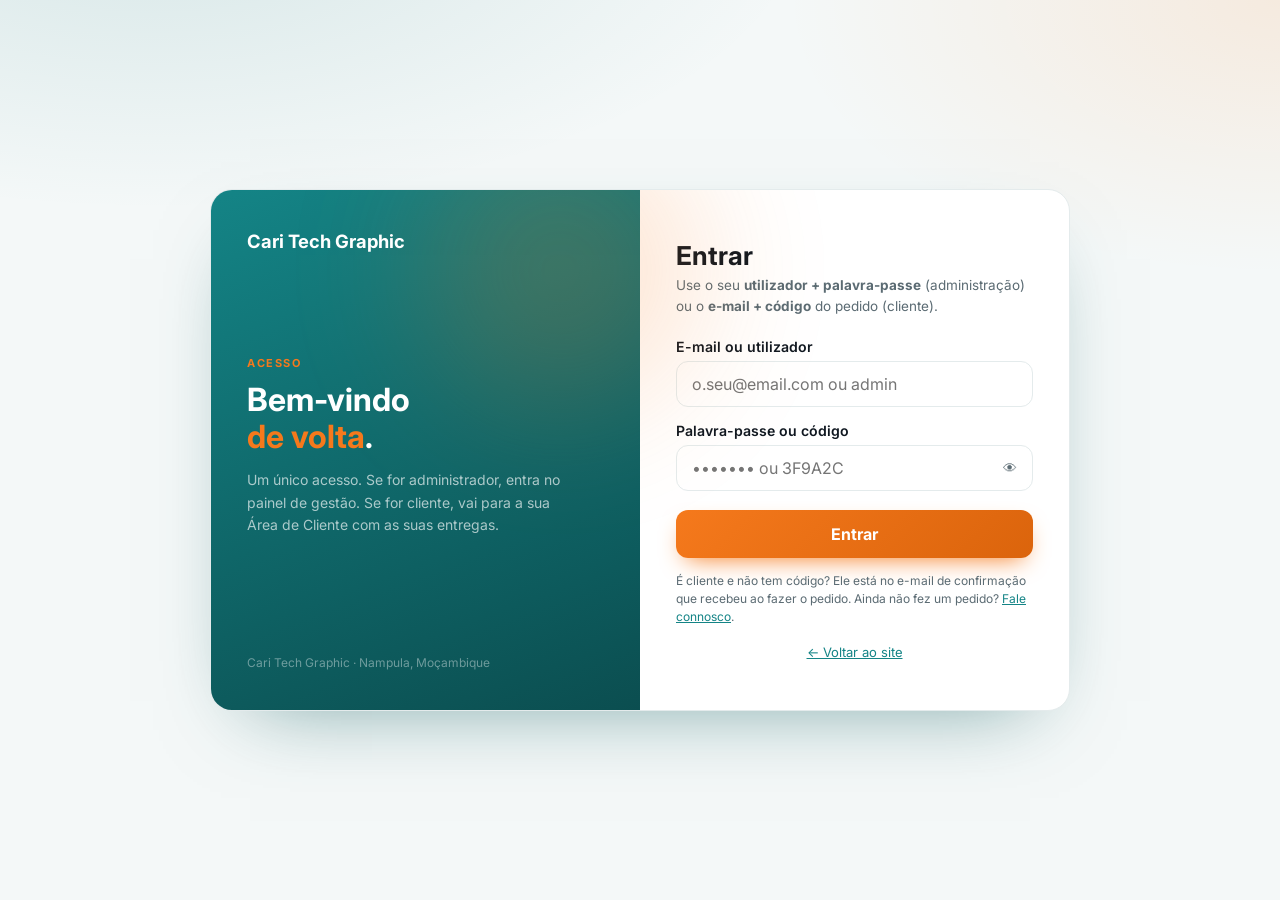
<file: cliente.html>
<!DOCTYPE html>
<html lang="pt">
<head>
  <meta charset="UTF-8" />
  <meta name="viewport" content="width=device-width, initial-scale=1.0" />
  <title>Área de Cliente — Cari Tech Graphic</title>
  <meta name="description" content="Acompanhe os seus pedidos e receba as suas entregas na Área de Cliente da Cari Tech Graphic." />
  <meta name="robots" content="noindex" />
  <!-- PWA (aplicação instalável) -->
  <link rel="manifest" href="manifest.webmanifest?v=122" />
  <meta name="theme-color" content="#0B4E50" />
  <meta name="apple-mobile-web-app-capable" content="yes" />
  <meta name="apple-mobile-web-app-status-bar-style" content="black-translucent" />
  <meta name="apple-mobile-web-app-title" content="Cari Tech" />
  <link rel="apple-touch-icon" href="assets/icons/apple-touch-icon.png?v=122" />
  <link rel="icon" href="assets/icons/icon-192.png?v=122" />
  <link rel="preconnect" href="https://fonts.googleapis.com">
  <link rel="preconnect" href="https://fonts.gstatic.com" crossorigin>
  <link href="https://fonts.googleapis.com/css2?family=Inter:wght@400;500;600;700;800&display=swap" rel="stylesheet">
  <link rel="stylesheet" href="https://cdnjs.cloudflare.com/ajax/libs/font-awesome/6.5.1/css/all.min.css" integrity="sha512-DTOQO9RWCH3ppGqcWaEA1BIZOC6xxalwEsw9c2QQeAIftl+Vegovlnee1c9QX4TctnWMn13TZye+giMm8e2LwA==" crossorigin="anonymous" referrerpolicy="no-referrer" />
  <style>
    :root{
      /* Paleta viva mas profissional */
      --brand-deep:#0B4E50; --brand-mid:#148486; --brand-soft:#e4f1f1;
      --accent:#F5791C; --accent-2:#DB640C; --accent-soft:#fdefe1;
      --ink:#1b2830; --muted:#6a7a80; --line:#e7edee; --card:#ffffff; --bg:#f4f7f7;
      --ok:#2f9e6f; --radius:14px;
    }
    *{box-sizing:border-box}
    html,body{margin:0;padding:0;height:100%}
    body{
      font-family:'Inter',system-ui,-apple-system,Segoe UI,Roboto,sans-serif;
      color:var(--ink); background:var(--bg); min-height:100vh;
    }
    a{color:var(--brand-mid);text-decoration:none}
    button{font-family:inherit}

    /* ---------- Estrutura: sidebar fixo + main ---------- */
    .app{min-height:100vh}
    .side{
      position:fixed; top:0; left:0; bottom:0; width:250px; z-index:20;
      background:var(--brand-deep); color:#fff; padding:26px 20px;
      display:flex; flex-direction:column; gap:8px;
    }
    .side .brand{display:flex;align-items:center;gap:10px;font-family:'Inter',sans-serif;font-weight:700;font-size:18px;color:#fff;margin-bottom:26px}
    .side .brand img{height:34px;width:auto;display:block;filter:brightness(0) invert(1)}
    .side-nav{display:flex;flex-direction:column;gap:4px}
    .side-nav .item{display:flex;align-items:center;gap:12px;padding:11px 13px;border-radius:10px;color:rgba(255,255,255,.72);font-weight:600;font-size:14px;background:none;border:none;text-align:left;cursor:pointer;width:100%}
    .side-nav .item i{width:18px;text-align:center;font-size:15px}
    .side-nav .item.active,.side-nav .item:hover{background:rgba(255,255,255,.10);color:#fff}
    .side-nav .item .badge{margin-left:auto;background:var(--accent);color:#fff;font-size:11px;font-weight:700;border-radius:999px;padding:1px 8px}
    .side-foot{margin-top:auto;font-size:12px;color:rgba(255,255,255,.4);line-height:1.6}
    .side-foot a{color:rgba(255,255,255,.6)}
    .logout{margin-top:14px;display:flex;align-items:center;gap:10px;padding:11px 13px;border-radius:10px;background:rgba(255,255,255,.08);color:#fff;border:none;font-weight:700;font-size:14px;cursor:pointer;width:100%}
    .logout:hover{background:rgba(255,255,255,.16)}

    .main{margin-left:250px;padding:30px 34px 60px;min-height:100vh}
    .topbar{display:flex;align-items:flex-end;justify-content:space-between;gap:16px;margin-bottom:26px;flex-wrap:wrap}
    .topbar h1{font-family:'Inter',sans-serif;font-size:26px;font-weight:700;margin:0}
    .topbar .who{color:var(--muted);font-size:14px;margin-top:3px}
    /* Controlos do topo: pesquisa + tema + notificações */
    .tb-actions{display:flex;align-items:center;gap:10px}
    .tb-search{display:flex;align-items:center;gap:8px;background:var(--card);border:1px solid var(--line);border-radius:999px;padding:8px 14px;color:var(--muted)}
    .tb-search input{border:none;outline:none;background:none;font-size:13px;color:var(--ink);width:150px;font-family:inherit}
    .tb-btn{position:relative;width:40px;height:40px;border-radius:50%;border:1px solid var(--line);background:var(--card);color:var(--ink);cursor:pointer;font-size:15px;display:inline-flex;align-items:center;justify-content:center}
    .tb-btn:hover{border-color:var(--brand-mid);color:var(--brand-mid)}
    .tb-badge{position:absolute;top:-4px;right:-4px;min-width:18px;height:18px;padding:0 5px;border-radius:999px;background:var(--accent);color:#fff;font-size:10px;font-weight:700;display:inline-flex;align-items:center;justify-content:center;border:2px solid var(--bg)}
    .tb-notif{position:relative}
    .tb-notif-panel{position:absolute;right:0;top:48px;width:300px;max-width:80vw;background:var(--card);border:1px solid var(--line);border-radius:14px;box-shadow:0 20px 50px -20px rgba(15,75,77,.5);z-index:30;overflow:hidden}
    .tb-notif-head{padding:12px 15px;font-weight:700;font-size:13px;border-bottom:1px solid var(--line)}
    .tb-notif-item{display:flex;gap:10px;align-items:flex-start;padding:11px 15px;border-bottom:1px solid var(--line);font-size:13px}
    .tb-notif-item:last-child{border-bottom:none}
    .tb-notif-item i{color:var(--ok);margin-top:2px}
    .tb-notif-empty{padding:18px 15px;text-align:center;color:var(--muted);font-size:13px}
    /* Perfil (avatar + menu) */
    .tb-profile{position:relative}
    .tb-avatar{border:none;color:#fff;font-weight:800;font-size:15px;background:linear-gradient(135deg,var(--brand-mid),var(--brand-deep))}
    .tb-avatar:hover{color:#fff;filter:brightness(1.07);box-shadow:0 6px 16px -8px rgba(15,75,77,.7)}
    .tb-profile-panel{position:absolute;right:0;top:48px;width:250px;max-width:82vw;background:var(--card);border:1px solid var(--line);border-radius:14px;box-shadow:0 20px 50px -20px rgba(15,75,77,.5);z-index:31;overflow:hidden;padding:6px}
    .pp-head{display:flex;align-items:center;gap:11px;padding:12px 12px 13px}
    .pp-av{width:42px;height:42px;flex:none;border-radius:50%;display:grid;place-items:center;font-weight:800;font-size:17px;color:#fff;background:linear-gradient(135deg,var(--brand-mid),var(--brand-deep))}
    .pp-id{min-width:0}
    .pp-id b{display:block;font-size:14px;white-space:nowrap;overflow:hidden;text-overflow:ellipsis}
    .pp-id small{display:block;color:var(--muted);font-size:12px;white-space:nowrap;overflow:hidden;text-overflow:ellipsis}
    .pp-item{display:flex;align-items:center;gap:11px;width:100%;padding:11px 12px;border:none;background:none;color:var(--ink);font-size:13.5px;font-weight:600;font-family:inherit;cursor:pointer;border-radius:10px;text-align:left}
    .pp-item i{width:18px;text-align:center;color:var(--muted)}
    .pp-item:hover{background:var(--brand-soft)}
    .pp-item.danger{color:#c0392b;border-top:1px solid var(--line);border-radius:0 0 10px 10px;margin-top:4px}
    .pp-item.danger i{color:#c0392b}
    #ppInstall{color:var(--brand-mid)} #ppInstall i{color:var(--brand-mid)}
    @media (max-width:560px){ .tb-search{display:none} }

    /* ---------- Grid de pedidos ---------- */
    .req-grid{display:grid;grid-template-columns:repeat(auto-fill,minmax(330px,1fr));gap:18px}
    .req-card{background:var(--card);border:1px solid var(--line);border-radius:var(--radius);padding:18px 18px 16px;display:flex;flex-direction:column;box-shadow:0 8px 24px -18px rgba(15,75,77,.35)}
    .req-top{display:flex;align-items:flex-start;justify-content:space-between;gap:10px}
    .req-title{font-family:'Inter',sans-serif;font-weight:700;font-size:16px;line-height:1.3}
    .req-date{font-size:12px;color:var(--muted);margin-top:3px}
    .pill{display:inline-flex;align-items:center;gap:6px;padding:5px 11px;border-radius:999px;font-weight:700;font-size:11.5px;white-space:nowrap}
    .pill i{font-size:9px}
    .st-new{background:var(--brand-soft);color:var(--brand-mid)}
    .st-contacted{background:var(--accent-soft);color:var(--accent-2)}
    .st-won{background:#e7f5ee;color:var(--ok)}
    .st-lost{background:#eef1f2;color:var(--muted)}
    .req-msg{font-size:13.5px;color:var(--ink);background:#f8fafa;border-left:3px solid var(--accent);border-radius:8px;padding:10px 12px;margin:13px 0;line-height:1.55}
    .sec-label{font-size:11px;text-transform:uppercase;letter-spacing:.8px;color:var(--muted);font-weight:700;margin:8px 0 8px}
    .deliver-msg{background:var(--accent-soft);border:1px solid #f4dcc7;border-radius:10px;padding:11px 13px;font-size:13px;color:#8a542a;margin-bottom:10px;line-height:1.5}
    .dl{display:flex;align-items:center;gap:12px;padding:11px 13px;border:1px solid var(--line);border-radius:11px;margin-bottom:8px;color:var(--ink);transition:border-color .15s,box-shadow .15s,transform .1s;background:#fff}
    .dl:hover{border-color:var(--brand-mid);box-shadow:0 6px 18px -14px rgba(15,75,77,.5);transform:translateY(-1px)}
    .dl .ic{width:38px;height:38px;flex:none;border-radius:9px;display:grid;place-items:center;font-size:16px;background:var(--brand-soft);color:var(--brand-mid)}
    .dl.link .ic{background:var(--accent-soft);color:var(--accent-2)}
    .dl .tx{min-width:0}
    .dl .tx b{display:block;font-size:14px;white-space:nowrap;overflow:hidden;text-overflow:ellipsis;font-weight:600}
    .dl .tx small{color:var(--muted);font-size:12px}
    .dl .go{margin-left:auto;color:var(--muted);flex:none;font-size:13px}
    .empty{color:var(--muted);font-size:13px;background:#f8fafa;border:1px dashed var(--line);border-radius:11px;padding:14px;text-align:center;line-height:1.5}
    .btn-all{display:inline-flex;align-items:center;justify-content:center;gap:8px;width:100%;margin-top:4px;padding:11px;border:none;border-radius:10px;background:var(--brand-deep);color:#fff;font-weight:700;font-size:13.5px;cursor:pointer;transition:background .15s}
    .btn-all:hover{background:var(--brand-mid)}

    /* Estado de pagamento + demos com marca de água */
    .paybadge{display:inline-flex;align-items:center;gap:6px;padding:5px 11px;border-radius:999px;font-weight:700;font-size:11.5px;white-space:nowrap;margin-left:8px}
    .paybadge i{font-size:9px}
    .pay-pago{background:#e7f5ee;color:var(--ok)}
    .pay-parcial{background:var(--accent-soft);color:var(--accent-2)}
    .pay-nao{background:#fdeaea;color:#c0392b}
    .pay-summary{font-size:12.5px;color:var(--muted);margin:6px 0 8px}
    .pay-summary b{color:var(--ink)}
    .pay-btn{display:inline-flex;align-items:center;gap:8px;padding:9px 16px;border:none;border-radius:10px;background:var(--accent);color:#fff;font-weight:700;font-size:13px;cursor:pointer;margin-bottom:10px}
    .pay-btn:hover{background:var(--accent-2)}
    /* Modal de pagamento */
    .paymodal{position:fixed;inset:0;z-index:70;background:rgba(6,12,13,.6);display:flex;align-items:center;justify-content:center;padding:20px;backdrop-filter:blur(3px)}
    .paymodal .pm-card{background:var(--card,#fff);border-radius:16px;max-width:420px;width:100%;max-height:90vh;overflow:auto;padding:24px;position:relative}
    .paymodal .pm-close{position:absolute;top:14px;right:14px;width:34px;height:34px;border-radius:50%;border:none;background:var(--bg-soft,#f4f7f7);color:var(--ink);font-size:15px;cursor:pointer}
    .paymodal h3{margin:0 0 14px;font-size:19px}
    .pm-field{margin-bottom:14px}
    .pm-field label{display:block;font-weight:600;font-size:13px;margin-bottom:6px}
    .pm-field input{width:100%;padding:11px 13px;border:1.5px solid var(--line);border-radius:10px;font-size:14.5px;font-family:inherit;background:#fff;color:var(--ink)}
    .pm-choice{display:flex;gap:8px;margin-bottom:14px}
    .pm-choice button{flex:1;padding:10px;border:1.5px solid var(--line);border-radius:10px;background:transparent;color:var(--ink-soft,var(--muted));font-weight:700;font-size:12.5px;cursor:pointer}
    .pm-choice button.active{border-color:var(--accent);color:var(--accent);background:var(--accent-soft)}
    .pm-methods{display:flex;gap:8px;margin-bottom:14px}
    .pm-methods button{flex:1;padding:9px;border:1.5px solid var(--line);border-radius:999px;background:transparent;font-weight:700;font-size:12.5px;cursor:pointer}
    .pm-methods button.active{border-color:var(--accent);color:var(--accent);background:var(--accent-soft)}
    .pm-pct{display:flex;gap:6px;margin-bottom:14px}
    .pm-pct button{flex:1;padding:8px;border:1px dashed var(--line);border-radius:8px;background:transparent;font-size:12px;font-weight:700;cursor:pointer}
    .pm-pct button.active{border-style:solid;border-color:var(--accent);color:var(--accent)}
    .pm-submit{width:100%;padding:13px;border:none;border-radius:11px;cursor:pointer;font-size:15px;font-weight:700;color:#fff;background:var(--accent)}
    .pm-submit:disabled{opacity:.6}
    .pm-msg{font-size:12.5px;font-weight:600;margin-top:10px}
    .pm-msg.err{color:#c0392b}
    .pm-msg.ok{color:var(--ok)}
    :root[data-theme=dark] .paymodal .pm-card,:root:not([data-theme=light]) .paymodal .pm-card{background:#0e1719}
    :root[data-theme=dark] .pm-field input,:root:not([data-theme=light]) .pm-field input{background:#0e1719;color:#fff}
    .demo{position:relative;border:1px solid var(--line);border-radius:11px;overflow:hidden;margin-bottom:8px;background:#0e1719}
    .demo img{display:block;width:100%;height:auto;max-height:280px;object-fit:cover;cursor:zoom-in;-webkit-user-drag:none;user-select:none;transition:opacity .15s}
    .demo img:hover{opacity:.92}
    .demo .demo-cap{display:flex;align-items:center;gap:8px;padding:9px 12px;font-size:12.5px;color:#fff;background:linear-gradient(0deg,rgba(11,20,22,.92),rgba(11,20,22,.6));flex-wrap:wrap}
    .demo .demo-cap i{color:var(--accent)}
    .demo .demo-cap b{font-weight:600;white-space:nowrap;overflow:hidden;text-overflow:ellipsis}
    .demo .zoomhint{display:inline-flex;align-items:center;gap:5px;margin-left:auto;color:#cfe3e3;font-weight:600}
    .demo .zoomhint i{color:#cfe3e3}
    /* Lightbox (ampliar a pré-visualização, sempre com marca de água) */
    .lightbox{position:fixed;inset:0;z-index:60;background:rgba(6,12,13,.92);display:flex;align-items:center;justify-content:center;padding:24px;backdrop-filter:blur(3px)}
    .lightbox .lb-fig{margin:0;max-width:min(960px,94vw);max-height:92vh;display:flex;flex-direction:column;gap:10px;align-items:center}
    .lightbox .lb-fig img{max-width:100%;max-height:82vh;object-fit:contain;border-radius:12px;box-shadow:0 30px 80px -20px rgba(0,0,0,.7);cursor:default;-webkit-user-drag:none}
    .lightbox .lb-cap{display:flex;align-items:center;gap:9px;color:#fff;font-size:13.5px;background:rgba(255,255,255,.08);border:1px solid rgba(255,255,255,.15);padding:9px 15px;border-radius:999px;max-width:100%}
    .lightbox .lb-cap i{color:var(--accent)}
    .lightbox .lb-cap b{font-weight:700}
    .lightbox .lb-close{position:absolute;top:18px;right:20px;width:44px;height:44px;border-radius:50%;border:none;background:rgba(255,255,255,.12);color:#fff;font-size:18px;cursor:pointer}
    .lightbox .lb-close:hover{background:rgba(255,255,255,.22)}
    /* Pré-visualização de conteúdo longo (ver mais / ver menos) */
    .clampable{display:-webkit-box;-webkit-line-clamp:4;-webkit-box-orient:vertical;overflow:hidden}
    .clampable.aberto{-webkit-line-clamp:unset;display:block}
    .ver-mais{display:inline-flex;align-items:center;gap:5px;margin:-2px 0 10px;padding:2px 2px;border:none;background:none;color:var(--brand-mid);font-weight:700;font-size:12.5px;font-family:inherit;cursor:pointer}
    .ver-mais:hover{text-decoration:underline}
    .locked{display:flex;align-items:center;gap:12px;padding:12px 13px;border:1px dashed var(--line);border-radius:11px;margin-bottom:8px;background:#f8fafa;color:var(--muted)}
    .locked .ic{width:38px;height:38px;flex:none;border-radius:9px;display:grid;place-items:center;font-size:16px;background:#fdeaea;color:#c0392b}
    .locked .tx{min-width:0}
    .locked .tx b{display:block;font-size:14px;white-space:nowrap;overflow:hidden;text-overflow:ellipsis;font-weight:600;color:var(--ink)}
    .locked .tx small{font-size:12px}

    /* Ficheiros enviados pelo cliente + upload */
    .cfiles{margin-top:6px}
    .cfile{display:flex;align-items:center;gap:10px;padding:9px 12px;border:1px solid var(--line);border-radius:10px;margin-bottom:7px;font-size:13px;background:#fff}
    .cfile i{color:var(--brand-mid)}
    .cfile b{font-weight:600;white-space:nowrap;overflow:hidden;text-overflow:ellipsis;flex:1}
    .cfile small{color:var(--muted);font-size:11.5px;flex:none}
    .up-btn{display:inline-flex;align-items:center;gap:8px;padding:10px 13px;border:1.5px dashed var(--brand-mid);border-radius:10px;background:var(--brand-soft);color:var(--brand-mid);font-weight:700;font-size:13px;cursor:pointer;width:100%;justify-content:center;transition:background .15s}
    .up-btn:hover{background:var(--brand-soft);filter:brightness(.97)}
    .up-btn.busy{opacity:.6;pointer-events:none}
    :root:not([data-theme=light]) .cfile,:root[data-theme=dark] .cfile{background:#0e1719}
    :root:not([data-theme=light]) .locked,:root[data-theme=dark] .locked{background:#0e1719}
    :root:not([data-theme=light]) .empty{background:#0e1719}

    /* Comentários */
    .comments{margin-top:14px;border-top:1px solid var(--line);padding-top:12px}
    .cmt{display:flex;gap:9px;margin-bottom:9px}
    .cmt .av{width:28px;height:28px;flex:none;border-radius:50%;display:grid;place-items:center;font-size:12px;font-weight:700;color:#fff}
    .cmt.cliente .av{background:var(--accent)}
    .cmt.studio .av{background:var(--brand-mid)}
    .cmt .bd{background:#f6f9f9;border-radius:10px;padding:8px 11px;font-size:13px;line-height:1.5;flex:1}
    .cmt .bd .meta{font-size:11px;color:var(--muted);margin-top:3px}
    .cmt-form{display:flex;gap:8px;align-items:flex-end;margin-top:8px}
    .cmt-form textarea{flex:1;min-height:40px;max-height:120px;resize:vertical;border:1.5px solid var(--line);border-radius:10px;padding:9px 11px;font-size:13px;font-family:inherit;color:var(--ink);background:#fff}
    .cmt-form textarea:focus{outline:none;border-color:var(--brand-mid);box-shadow:0 0 0 3px rgba(26,110,112,.12)}
    .cmt-send{flex:none;width:42px;height:42px;border-radius:10px;border:none;background:var(--accent);color:#fff;font-size:15px;cursor:pointer}
    .cmt-send:hover{background:var(--accent-2)}
    .cmt-send:disabled{opacity:.5;cursor:default}

    /* ---------- Cartão de acesso (login por código) ---------- */
    .gate-wrap{min-height:100vh;display:flex;align-items:center;justify-content:center;padding:24px}
    .gate{width:100%;max-width:420px;background:var(--card);border:1px solid var(--line);border-radius:18px;padding:30px 28px;box-shadow:0 24px 60px -34px rgba(15,75,77,.5)}
    .gate .brand{display:flex;align-items:center;gap:10px;justify-content:center;font-family:'Inter',sans-serif;font-weight:700;font-size:18px;color:var(--brand-deep);margin-bottom:16px}
    .gate .brand img{height:38px;width:auto}
    .gate h1{font-family:'Inter',sans-serif;font-size:22px;margin:0 0 6px;text-align:center}
    .gate p.sub{color:var(--muted);font-size:14px;text-align:center;margin:0 0 20px;line-height:1.5}
    .gate label{display:block;font-weight:600;font-size:13px;margin:0 0 6px}
    .gate .field{margin-bottom:14px}
    .gate input{width:100%;padding:12px 13px;border:1.5px solid var(--line);border-radius:11px;font-size:15px;font-family:inherit;background:#fff;color:var(--ink)}
    .gate input:focus{outline:none;border-color:var(--brand-mid);box-shadow:0 0 0 4px rgba(26,110,112,.12)}
    .gate input[readonly]{background:#f4f7f7;color:var(--muted)}
    .gate input[name=codigo]{text-transform:uppercase;letter-spacing:.14em;font-weight:700}
    .gate .btn{width:100%;padding:13px;border:none;border-radius:11px;cursor:pointer;font-size:15px;font-weight:700;color:#fff;background:var(--accent)}
    .gate .btn:hover{background:var(--accent-2)}
    .gate .btn:disabled{opacity:.6}
    .msg{margin-top:12px;padding:11px 13px;border-radius:10px;font-size:13px;display:none}
    .msg.err{display:block;background:#fdecec;color:#b3261e;border:1px solid #f7c9c6}
    .msg.ok{display:block;background:#e7f5ee;color:#166c46;border:1px solid #b6e6cf}
    .svc-thumb{border-radius:11px;overflow:hidden;aspect-ratio:16/10;background:var(--brand-soft);margin-bottom:12px}
    .svc-thumb img{width:100%;height:100%;object-fit:cover;display:block}
    .gate .foot{text-align:center;margin-top:16px;font-size:12.5px;color:var(--muted)}

    /* ---------- Mobile ---------- */
    @media (max-width:860px){
      .side{position:static;width:auto;flex-direction:row;align-items:center;gap:12px;padding:14px 16px}
      .side .brand{margin-bottom:0;font-size:16px}
      .side-nav{display:none}
      .side-foot{display:none}
      .logout{margin:0 0 0 auto;width:auto;padding:9px 14px}
      .main{margin-left:0;padding:22px 16px 60px}
      .req-grid{grid-template-columns:1fr}
    }
    /* Tema escuro — automático (sistema) e manual (data-theme) */
    @media (prefers-color-scheme: dark){
      :root:not([data-theme=light]){--ink:#e8eef0;--muted:#93a4ab;--line:#25333a;--card:#111a1c;--bg:#0b1214;--brand-soft:#12312f;--accent-soft:#2a1d12}
      :root:not([data-theme=light]) .req-msg,:root:not([data-theme=light]) .empty,:root:not([data-theme=light]) .cmt .bd{background:#0e1719}
      :root:not([data-theme=light]) .dl,:root:not([data-theme=light]) .gate input,:root:not([data-theme=light]) .cmt-form textarea{background:#0e1719}
      :root:not([data-theme=light]) .gate input[readonly]{background:#0b1214}
    }
    :root[data-theme=dark]{--ink:#e8eef0;--muted:#93a4ab;--line:#25333a;--card:#111a1c;--bg:#0b1214;--brand-soft:#12312f;--accent-soft:#2a1d12}
    :root[data-theme=dark] .req-msg,:root[data-theme=dark] .empty,:root[data-theme=dark] .cmt .bd{background:#0e1719}
    :root[data-theme=dark] .dl,:root[data-theme=dark] .gate input,:root[data-theme=dark] .cmt-form textarea{background:#0e1719}
    :root[data-theme=dark] .gate input[readonly]{background:#0b1214}
  </style>
</head>
<body>
  <!-- Portão de acesso por código (aparece com ?email= ou sem sessão) -->
  <div class="gate-wrap" id="gateWrap" style="display:none">
    <div class="gate">
      <div class="brand" id="gateBrand"><span>Cari Tech Graphic</span></div>
      <h1 id="gateTitle">A sua Área de Cliente</h1>
      <p class="sub" id="gateSub">Introduza o código que recebeu no e-mail de confirmação do seu pedido.</p>
      <form id="gateForm" autocomplete="off">
        <div class="field">
          <label for="email" id="gLabEmail">E-mail</label>
          <input type="email" id="email" name="email" placeholder="o.seu@email.com" required />
        </div>
        <div class="field">
          <label for="codigo" id="gLabCode">Código de acesso</label>
          <input type="text" id="codigo" name="codigo" placeholder="Ex.: 3F9A2C" maxlength="16" required />
        </div>
        <button class="btn" type="submit" id="gateBtn">Entrar</button>
        <div class="msg" id="msgBox"></div>
      </form>
      <div class="foot"><a href="entrar.html"><i class="fa-solid fa-arrow-left-long"></i> <span id="gLinkOther">Outro tipo de acesso</span></a> · <a href="index.html" id="gLinkBack">Voltar ao site</a></div>
    </div>
  </div>

  <!-- Dashboard -->
  <div class="app" id="app" style="display:none">
    <aside class="side">
      <div class="brand" id="sideBrand"><span>Cari Tech Graphic</span></div>
      <nav class="side-nav">
        <button class="item active" id="navOrdersBtn" onclick="mostrarVista('orders')"><i class="fa-solid fa-box-open"></i> <span id="navMyOrders">Os meus pedidos</span> <span class="badge" id="navCount">0</span></button>
        <button class="item" id="navServicesBtn" onclick="mostrarVista('services')"><i class="fa-solid fa-plus"></i> <span id="navServices">Serviços</span></button>
        <button class="item" id="navContactBtn" onclick="mostrarVista('contact')"><i class="fa-solid fa-headset"></i> <span id="navTalk">Falar connosco</span></button>
      </nav>
      <div class="side-foot">
        <span id="footHelp">Precisa de ajuda?</span><br><a href="index.html#contact" id="footTeam">Contacte a nossa equipa</a>
      </div>
      <button class="logout" onclick="sair()"><i class="fa-solid fa-right-from-bracket"></i> <span id="logoutLabel">Sair</span></button>
    </aside>
    <main class="main">
      <div class="topbar">
        <div>
          <h1 id="greet">Os meus pedidos</h1>
          <div class="who" id="who"></div>
        </div>
        <div class="tb-actions">
          <label class="tb-search"><i class="fa-solid fa-magnifying-glass"></i><input id="search" placeholder="Pesquisar…" /></label>
          <button class="tb-btn" id="langBtn" title="Idioma" aria-label="Idioma" style="width:auto;padding:0 12px;font-size:12px;font-weight:700;border-radius:999px"><i class="fa-solid fa-globe" style="margin-right:5px"></i><span id="langLabel">PT</span></button>
          <button class="tb-btn" id="themeBtn" title="Tema" aria-label="Tema"><i class="fa-solid fa-moon"></i></button>
          <div class="tb-notif">
            <button class="tb-btn" id="bellBtn" title="Notificações" aria-label="Notificações"><i class="fa-solid fa-bell"></i><span class="tb-badge" id="bellBadge" style="display:none">0</span></button>
            <div class="tb-notif-panel" id="notifPanel" style="display:none"></div>
          </div>
          <div class="tb-profile">
            <button class="tb-btn tb-avatar" id="profileBtn" title="Perfil" aria-label="Perfil" aria-haspopup="true" aria-expanded="false"><span id="avatarInitial">?</span></button>
            <div class="tb-profile-panel" id="profilePanel" style="display:none">
              <div class="pp-head">
                <div class="pp-av" id="ppAv">?</div>
                <div class="pp-id"><b id="ppName">—</b><small id="ppEmail"></small></div>
              </div>
              <button class="pp-item" id="ppInstall" style="display:none"><i class="fa-solid fa-cloud-arrow-down"></i> <span id="ppInstallLabel">Instalar aplicação</span></button>
              <button class="pp-item" id="ppContact"><i class="fa-solid fa-headset"></i> <span id="ppContactLabel">Falar connosco</span></button>
              <button class="pp-item danger" id="ppLogout"><i class="fa-solid fa-right-from-bracket"></i> <span id="ppLogoutLabel">Sair</span></button>
            </div>
          </div>
        </div>
      </div>
      <div id="grid" class="req-grid"></div>
      <div id="servicesView" style="display:none">
        <p class="who" id="servicesSub" style="margin:-14px 0 18px"></p>
        <div id="servicesGrid" class="req-grid"></div>
      </div>
      <div id="contactView" style="display:none;max-width:560px">
        <p class="who" id="contactSub" style="margin:-14px 0 18px"></p>
        <div class="req-card">
          <textarea id="contactMsg" rows="5" style="width:100%;resize:vertical;border:1.5px solid var(--line);border-radius:12px;padding:12px 14px;font-size:14px;font-family:inherit;color:var(--ink);background:#fff"></textarea>
          <button class="btn-all" id="contactBtn" onclick="enviarContacto()" style="margin-top:12px"><i class="fa-solid fa-paper-plane"></i> <span id="contactBtnLabel">Enviar mensagem</span></button>
          <div id="contactMsgBox" class="msg" style="margin-top:12px"></div>
        </div>
      </div>
    </main>
  </div>

  <!-- Lightbox: amplia a pré-visualização (com marca de água, sem descarga) -->
  <div id="lightbox" class="lightbox" style="display:none" onclick="fecharLightbox()">
    <button class="lb-close" onclick="fecharLightbox()" aria-label="Fechar"><i class="fa-solid fa-xmark"></i></button>
    <figure class="lb-fig" onclick="event.stopPropagation()">
      <img id="lbImg" src="" alt="" oncontextmenu="return false" />
      <figcaption class="lb-cap"><i class="fa-solid fa-lock"></i> <b id="lbName"></b> <span id="lbNote"></span></figcaption>
    </figure>
  </div>

  <div id="payModal" class="paymodal" style="display:none" onclick="fecharPagamento()">
    <div class="pm-card" onclick="event.stopPropagation()">
      <button class="pm-close" onclick="fecharPagamento()" aria-label="Fechar"><i class="fa-solid fa-xmark"></i></button>
      <h3 id="pmTitle"><i class="fa-solid fa-mobile-screen-button"></i> <span id="pmTitleTxt"></span></h3>
      <div id="pmSummary" class="pay-summary"></div>
      <div id="pmBody"></div>
    </div>
  </div>

  <script>
    var CRED = { email:'', codigo:'' };
    var PEDIDOS = [];
    var GATEWAY = { mpesa:false, emola:false };
    var LIMITE_VALOR = { ativo:false };

    /* ---------- Idioma (PT / EN) ---------- */
    var CI18N = {
      pt: {
        myOrders:'Os meus pedidos', newOrder:'Novo pedido', talkToUs:'Falar connosco', logout:'Sair',
        needHelp:'Precisa de ajuda?', contactTeam:'Contacte a nossa equipa', searchPh:'Pesquisar…',
        hi:'Olá', orders:'pedidos', order:'pedido',
        deliveries:'Entregas', comments:'Comentários', noComments:'Sem comentários ainda.',
        commentPh:'Escreva um comentário para o estúdio…', downloadAll:'Descarregar tudo',
        transferFile:'Transferir ficheiro', openLink:'Abrir link',
        noDeliveries:'Ainda sem entregas. Assim que este trabalho estiver pronto, aparece aqui — e será notificado.',
        noOrders:'Ainda não encontrámos pedidos nesta conta. Faça um pedido no site e ele aparecerá aqui.',
        noMatch:'Nenhum pedido corresponde à pesquisa.',
        notifTitle:'Notificações', notifEmpty:'Sem novidades por agora.',
        notifDeliveries:'Entregas disponíveis', notifReply:'Nova resposta do estúdio',
        signout:'Sair / consultar outra conta',
        profile:'Perfil', installApp:'Instalar aplicação', appInstalled:'Aplicação instalada',
        seeMore:'Ver mais', seeLess:'Ver menos', clickToZoom:'Clique para ampliar',
        gateTitle:'A sua Área de Cliente', gateSub:'Introduza o código que recebeu no e-mail de confirmação do seu pedido.',
        gEmail:'E-mail', gCode:'Código de acesso', gEnter:'Entrar', gChecking:'A verificar…',
        gOther:'Outro tipo de acesso', gBack:'Voltar ao site',
        errLogin:'Não foi possível entrar.', errConn:'Erro de ligação. Tente novamente.',
        stNew:'Pedido recebido', stContacted:'Em andamento', stWon:'Concluído', stLost:'Encerrado',
        you:'Você',
        servicesNav:'Serviços', servicesTitle:'Peça um serviço', servicesSub:'Escolha um serviço e peça sem sair da sua área.',
        request:'Pedir', requesting:'A enviar…', requested:'Pedido!', reqSent:'Pedido enviado! Vamos entrar em contacto em breve.',
        noServices:'Sem serviços disponíveis de momento.',
        contactTitle:'Falar connosco', contactSub:'Envie-nos uma mensagem — respondemos por e-mail e aqui na sua área.',
        contactMsgPh:'Escreva a sua mensagem…', contactSend:'Enviar mensagem', contactSending:'A enviar…', contactSent:'Mensagem enviada! Entraremos em contacto.',
        payPaid:'Pago', payPartial:'Pagamento parcial', payUnpaid:'Por pagar',
        demoTag:'Pré-visualização (demo)', afterPayment:'Descarga disponível após o pagamento', locked:'Bloqueado até ao pagamento',
        yourFiles:'Os seus ficheiros', uploadFile:'Enviar ficheiro', uploading:'A enviar…', fileTooBig:'Ficheiro demasiado grande (máx. 15 MB).', noFilesYet:'Ainda não enviou ficheiros.',
        payBtn:'Pagar', payTitle:'Pagar este pedido', payTotal:'Total acordado', payDone:'Já pago', paySaldo:'Saldo em falta',
        payFull:'Pagar tudo', payPartialOpt:'Pagar uma parcela agora', payTotalWork:'Valor total do trabalho (MT)',
        payMethod:'Método', payNumero:'Número de telefone', payValor:'Valor a pagar agora (MT)',
        paySubmit:'Pagar agora', paySending:'A confirmar…', payClose:'Fechar',
        payNoGateway:'De momento não há pagamento automático disponível — fale connosco.',
        payHint:'Ao confirmar, recebe um pedido de aprovação no telemóvel.',
        payErrPhone:'Indique um número de telemóvel válido.', payErrValor:'Indique o valor a pagar.', payErrTotal:'Indique o valor total do trabalho.',
      },
      en: {
        myOrders:'My orders', newOrder:'New request', talkToUs:'Contact us', logout:'Log out',
        needHelp:'Need help?', contactTeam:'Contact our team', searchPh:'Search…',
        hi:'Hi', orders:'orders', order:'order',
        deliveries:'Deliveries', comments:'Comments', noComments:'No comments yet.',
        commentPh:'Write a comment to the studio…', downloadAll:'Download all',
        transferFile:'Download file', openLink:'Open link',
        noDeliveries:'No deliveries yet. As soon as this work is ready, it appears here — and you will be notified.',
        noOrders:'We haven’t found orders on this account yet. Place a request on the site and it will appear here.',
        noMatch:'No order matches the search.',
        notifTitle:'Notifications', notifEmpty:'Nothing new for now.',
        notifDeliveries:'Deliveries available', notifReply:'New reply from the studio',
        signout:'Log out / check another account',
        profile:'Profile', installApp:'Install app', appInstalled:'App installed',
        seeMore:'See more', seeLess:'See less', clickToZoom:'Click to enlarge',
        gateTitle:'Your Client Area', gateSub:'Enter the code you received in your order confirmation email.',
        gEmail:'Email', gCode:'Access code', gEnter:'Sign in', gChecking:'Checking…',
        gOther:'Other sign-in', gBack:'Back to site',
        errLogin:'Could not sign in.', errConn:'Connection error. Please try again.',
        stNew:'Order received', stContacted:'In progress', stWon:'Completed', stLost:'Closed',
        you:'You',
        servicesNav:'Services', servicesTitle:'Request a service', servicesSub:'Pick a service and request it without leaving your area.',
        request:'Request', requesting:'Sending…', requested:'Requested!', reqSent:'Request sent! We will get in touch soon.',
        noServices:'No services available right now.',
        contactTitle:'Contact us', contactSub:'Send us a message — we reply by email and here in your area.',
        contactMsgPh:'Write your message…', contactSend:'Send message', contactSending:'Sending…', contactSent:'Message sent! We will get in touch.',
        payPaid:'Paid', payPartial:'Partial payment', payUnpaid:'Unpaid',
        demoTag:'Preview (demo)', afterPayment:'Download available after payment', locked:'Locked until payment',
        yourFiles:'Your files', uploadFile:'Upload file', uploading:'Uploading…', fileTooBig:'File too large (max 15 MB).', noFilesYet:'You haven\'t uploaded files yet.',
        payBtn:'Pay', payTitle:'Pay this order', payTotal:'Agreed total', payDone:'Already paid', paySaldo:'Balance due',
        payFull:'Pay in full', payPartialOpt:'Pay an installment now', payTotalWork:'Total value of the work (MT)',
        payMethod:'Method', payNumero:'Phone number', payValor:'Amount to pay now (MT)',
        paySubmit:'Pay now', paySending:'Confirming…', payClose:'Close',
        payNoGateway:'No automatic payment is available right now — please contact us.',
        payHint:'On confirming, you\'ll get an approval request on your phone.',
        payErrPhone:'Enter a valid phone number.', payErrValor:'Enter the amount to pay.', payErrTotal:'Enter the total value of the work.',
      },
    };
    var LANG = 'pt'; try{ LANG = localStorage.getItem('ctg_cli_lang') || 'pt'; }catch(e){}
    function T(k){ return (CI18N[LANG]||CI18N.pt)[k] || k; }
    function estadoDe(status){ return T('st' + (status==='contacted'?'Contacted':status==='won'?'Won':status==='lost'?'Lost':'New')); }

    var esc = function(s){ var d=document.createElement('div'); d.textContent=(s==null?'':String(s)); return d.innerHTML; };
    var fmtData = function(iso){ if(!iso) return ''; var dt=new Date(iso); if(isNaN(dt)) return ''; return dt.toLocaleDateString('pt-PT',{day:'2-digit',month:'2-digit',year:'numeric'}); };
    var fmtDataHora = function(iso){ if(!iso) return ''; var dt=new Date(iso); if(isNaN(dt)) return ''; return dt.toLocaleDateString('pt-PT',{day:'2-digit',month:'2-digit'})+' '+dt.toLocaleTimeString('pt-PT',{hour:'2-digit',minute:'2-digit'}); };
    var fmtMT = function(v){ return (Number(v)||0).toLocaleString('pt-MZ',{minimumFractionDigits:2,maximumFractionDigits:2})+' MT'; };
    var inicial = function(s){ return (s||'?').trim().charAt(0).toUpperCase(); };

    function isImage(nome){ var ext=(String(nome).split('.').pop()||'').toLowerCase(); return ['png','jpg','jpeg','gif','webp','bmp'].indexOf(ext)>=0; }
    function demoUrl(leadId, url, dl){ return 'demo.php?lead='+encodeURIComponent(leadId)+'&file='+encodeURIComponent(url)+'&email='+encodeURIComponent(CRED.email)+'&codigo='+encodeURIComponent(CRED.codigo)+(dl?'&dl=1':''); }
    function faFor(nome){
      var ext=(String(nome).split('.').pop()||'').toLowerCase();
      if(['png','jpg','jpeg','gif','webp','svg','bmp','tiff','ico'].indexOf(ext)>=0)return'fa-file-image';
      if(ext==='pdf')return'fa-file-pdf';
      if(['zip','rar','7z'].indexOf(ext)>=0)return'fa-file-zipper';
      if(['mp4','mov','webm'].indexOf(ext)>=0)return'fa-file-video';
      if(['mp3','wav','ogg'].indexOf(ext)>=0)return'fa-file-audio';
      if(['doc','docx','txt','rtf'].indexOf(ext)>=0)return'fa-file-lines';
      if(['xls','xlsx','csv'].indexOf(ext)>=0)return'fa-file-excel';
      if(['ppt','pptx'].indexOf(ext)>=0)return'fa-file-powerpoint';
      if(['ai','psd','eps','indd','cdr','sketch','fig','xd'].indexOf(ext)>=0)return'fa-swatchbook';
      return'fa-file';
    }

    // Marca (logo do site, se existir; senão apenas o nome)
    function aplicarMarca(branding){
      var logo = branding && (branding.light || branding.dark);
      if(!logo) return;
      var side=document.getElementById('sideBrand');
      var gate=document.getElementById('gateBrand');
      if(side) side.innerHTML='<img src="'+logo+'" alt="Cari Tech Graphic">';
      if(gate) gate.innerHTML='<img src="'+logo+'" alt="Cari Tech Graphic">';
    }

    // ---------- Render do dashboard ----------
    function renderDashboard(d){
      var cliente = d.cliente || {};
      PEDIDOS = d.pedidos || [];
      window.__clienteNome = cliente.email || '';
      window.__nomeCompleto = cliente.nome || '';
      window.__primeiroNome = (cliente.nome||'').split(' ')[0];
      document.getElementById('greet').textContent = T('hi')+(window.__primeiroNome?', '+window.__primeiroNome:'');
      document.getElementById('who').textContent = (cliente.email||'') + ' · ' + PEDIDOS.length + ' ' + (PEDIDOS.length===1?T('order'):T('orders'));
      document.getElementById('navCount').textContent = PEDIDOS.length;
      // Perfil (avatar + menu no canto)
      var ini = inicial(cliente.nome || cliente.email || '?');
      document.getElementById('avatarInitial').textContent = ini;
      document.getElementById('ppAv').textContent = ini;
      document.getElementById('ppName').textContent = cliente.nome || T('you');
      document.getElementById('ppEmail').textContent = cliente.email || '';

      renderGrid(document.getElementById('search').value || '');
      atualizarNotificacoes();

      document.getElementById('gateWrap').style.display='none';
      document.getElementById('app').style.display='block';
      // Limpa o URL (esconde e-mail/código da barra de endereço).
      if(location.search){ try{ history.replaceState(null,'','cliente.html'); }catch(e){} }
    }

    function renderGrid(q){
      q = (q || '').trim().toLowerCase();
      var grid = document.getElementById('grid');
      var idxs = PEDIDOS.map(function(_,i){return i;}).filter(function(i){
        if(!q) return true;
        var p = PEDIDOS[i];
        return ((p.servico||'')+' '+(p.mensagem||'')+' '+(p.estado||'')).toLowerCase().indexOf(q) >= 0;
      });
      if(!PEDIDOS.length){ grid.innerHTML = '<div class="empty">'+T('noOrders')+'</div>'; return; }
      if(!idxs.length){ grid.innerHTML = '<div class="empty">'+T('noMatch')+'</div>'; return; }
      grid.innerHTML = idxs.map(function(i){ return cardHtml(PEDIDOS[i], i); }).join('');
    }

    function atualizarNotificacoes(){
      // Notificações = pedidos com entregas disponíveis ou resposta do estúdio
      var novos = PEDIDOS.filter(function(p){
        var temEntrega = p.entrega && p.entrega.entregas && p.entrega.entregas.length;
        var respStudio = (p.comentarios||[]).some(function(c){ return c.de==='studio'||c.de==='admin'; });
        return temEntrega || respStudio;
      });
      var badge = document.getElementById('bellBadge');
      if(novos.length){ badge.textContent = novos.length; badge.style.display='inline-flex'; }
      else badge.style.display='none';
      var panel = document.getElementById('notifPanel');
      var html = '<div class="tb-notif-head"><i class="fa-solid fa-bell"></i> '+T('notifTitle')+'</div>';
      if(!novos.length){ html += '<div class="tb-notif-empty">'+T('notifEmpty')+'</div>'; }
      else {
        html += novos.slice(0,8).map(function(p){
          var temEntrega = p.entrega && p.entrega.entregas && p.entrega.entregas.length;
          var txt = temEntrega ? T('notifDeliveries') : T('notifReply');
          return '<div class="tb-notif-item"><i class="fa-solid '+(temEntrega?'fa-box-open':'fa-comment-dots')+'"></i><div><b>'+esc(p.servico||'Pedido')+'</b><br><span style="color:var(--muted)">'+txt+'</span></div></div>';
        }).join('');
      }
      panel.innerHTML = html;
    }

    function payInfo(pago){
      if(pago==='pago') return {cls:'pay-pago', ic:'fa-circle-check', txt:T('payPaid')};
      if(pago==='parcial') return {cls:'pay-parcial', ic:'fa-clock', txt:T('payPartial')};
      return {cls:'pay-nao', ic:'fa-lock', txt:T('payUnpaid')};
    }

    /* ---------- Pagamento (M-Pesa / e-Mola / mKesh / Cartão) ---------- */
    var PM = { index:-1, escolha:'total', metodo:'mpesa', pct:50 };
    function metodosDisponiveis(){
      var m = [];
      ['mpesa','emola','mkesh','cartao'].forEach(function(k){ if(GATEWAY[k]) m.push(k); });
      return m;
    }
    function metodoLabel(m){ return m==='mpesa'?'M-Pesa':(m==='emola'?'e-Mola':(m==='mkesh'?'mKesh':'Cartão')); }

    window.abrirPagamento = function(i){
      var metodos = metodosDisponiveis();
      PM = { index:i, escolha:'total', metodo: metodos[0]||'mpesa', pct:50 };
      document.getElementById('pmTitleTxt').textContent = T('payTitle');
      renderPagamento();
      document.getElementById('payModal').style.display='flex';
      document.body.style.overflow='hidden';
    };
    window.fecharPagamento = function(){
      document.getElementById('payModal').style.display='none';
      document.body.style.overflow='';
    };
    window.pmEscolher = function(tipo){ PM.escolha = tipo; renderPagamento(); };
    window.pmEscolherMetodo = function(m){ PM.metodo = m; renderPagamento(true); };
    window.pmEscolherPct = function(p){
      PM.pct = p;
      var p_ = PEDIDOS[PM.index];
      var base = p_.valorAcordado ? Math.max(0, p_.valorAcordado - (p_.valorPago||0)) : parseFloat(document.getElementById('pmTotalWork') && document.getElementById('pmTotalWork').value || 0);
      var campo = document.getElementById('pmValor');
      if(campo && base) campo.value = (base * p/100).toFixed(2);
      renderPagamento(true);
    };

    function renderPagamento(manterValor){
      var p = PEDIDOS[PM.index];
      var metodos = metodosDisponiveis();
      var saldo = p.valorAcordado ? Math.max(0, p.valorAcordado - (p.valorPago||0)) : null;
      document.getElementById('pmSummary').innerHTML = p.valorAcordado
        ? (T('payTotal')+': <b>'+fmtMT(p.valorAcordado)+'</b> · '+T('payDone')+': <b>'+fmtMT(p.valorPago||0)+'</b> · '+T('paySaldo')+': <b>'+fmtMT(saldo)+'</b>')
        : '';
      var valorAnterior = manterValor && document.getElementById('pmValor') ? document.getElementById('pmValor').value : '';
      var totalAnterior = document.getElementById('pmTotalWork') ? document.getElementById('pmTotalWork').value : '';

      if(!metodos.length){
        document.getElementById('pmBody').innerHTML = '<p style="font-size:13.5px;color:var(--muted)">'+T('payNoGateway')+'</p>';
        return;
      }
      var h = '';
      h += '<div class="pm-choice">';
      h += '<button type="button" class="'+(PM.escolha==='total'?'active':'')+'" onclick="pmEscolher(\'total\')">'+T('payFull')+'</button>';
      h += '<button type="button" class="'+(PM.escolha==='parcial'?'active':'')+'" onclick="pmEscolher(\'parcial\')">'+T('payPartialOpt')+'</button>';
      h += '</div>';
      if(metodos.length>1){
        h += '<div class="pm-methods">';
        metodos.forEach(function(m){
          h += '<button type="button" class="'+(PM.metodo===m?'active':'')+'" onclick="pmEscolherMetodo(\''+m+'\')">'+metodoLabel(m)+'</button>';
        });
        h += '</div>';
      }
      if(PM.escolha==='parcial' && !p.valorAcordado){
        h += '<div class="pm-field"><label>'+T('payTotalWork')+'</label><input type="number" min="1" step="0.01" id="pmTotalWork" value="'+esc(totalAnterior)+'" placeholder="Ex.: 5000"></div>';
      }
      if(PM.escolha==='parcial'){
        h += '<div class="pm-pct">';
        [30,50,70].forEach(function(pc){
          h += '<button type="button" class="'+(PM.pct===pc?'active':'')+'" onclick="pmEscolherPct('+pc+')">'+pc+'%</button>';
        });
        h += '</div>';
      }
      if(PM.metodo!=='cartao'){
        h += '<div class="pm-field"><label>'+T('payNumero')+'</label><input type="tel" id="pmNumero" placeholder="84 000 0000"></div>';
      }
      var valorDefault = valorAnterior || (PM.escolha==='total' && saldo ? saldo.toFixed(2) : '');
      h += '<div class="pm-field"><label>'+T('payValor')+'</label><input type="number" min="1" step="0.01" id="pmValor" value="'+esc(valorDefault)+'"></div>';
      h += '<div id="pmMsg"></div>';
      h += '<button type="button" class="pm-submit" id="pmSubmitBtn" onclick="pmSubmit()">'+T('paySubmit')+'</button>';
      h += '<p style="font-size:11.5px;color:var(--muted);margin-top:10px">'+T('payHint')+'</p>';
      document.getElementById('pmBody').innerHTML = h;
    }

    window.pmSubmit = function(){
      var p = PEDIDOS[PM.index];
      var numeroEl = document.getElementById('pmNumero');
      var numero = numeroEl ? (numeroEl.value||'').replace(/\D/g,'') : '';
      var valor = parseFloat(document.getElementById('pmValor').value||'0');
      var msgBox = document.getElementById('pmMsg');
      msgBox.className='pm-msg';
      if(PM.metodo!=='cartao' && numero.length<9){ msgBox.textContent=T('payErrPhone'); msgBox.className='pm-msg err'; return; }
      if(!valor || valor<=0){ msgBox.textContent=T('payErrValor'); msgBox.className='pm-msg err'; return; }
      if(LIMITE_VALOR.ativo && ((LIMITE_VALOR.min!=null && valor<LIMITE_VALOR.min) || (LIMITE_VALOR.max!=null && valor>LIMITE_VALOR.max))){
        msgBox.textContent = LIMITE_VALOR.mensagem || ('O valor deve estar entre '+(LIMITE_VALOR.min||0)+' e '+(LIMITE_VALOR.max||0)+' MT.');
        msgBox.className='pm-msg err'; return;
      }
      var valorTotal = null;
      if(PM.escolha==='parcial' && !p.valorAcordado){
        var tw = document.getElementById('pmTotalWork');
        valorTotal = tw ? parseFloat(tw.value||'0') : 0;
        if(!valorTotal || valorTotal<=0){ msgBox.textContent=T('payErrTotal'); msgBox.className='pm-msg err'; return; }
      }
      var btn = document.getElementById('pmSubmitBtn');
      btn.disabled = true; btn.textContent = T('paySending');
      fetch('pagamento.php', {method:'POST', headers:{'Content-Type':'application/json'}, body: JSON.stringify({
        leadId: p.id, email: CRED.email, codigo: CRED.codigo, metodo: PM.metodo, numero: numero, valor: valor,
        ehTotal: PM.escolha==='total', valorTotal: valorTotal,
      })})
      .then(function(r){ return r.json().then(function(j){ return {ok:r.ok,j:j}; }); })
      .then(function(res){
        btn.disabled=false; btn.textContent=T('paySubmit');
        if(!res.ok || !res.j.ok){ msgBox.textContent = (res.j && res.j.message) || T('errConn'); msgBox.className='pm-msg err'; return; }
        msgBox.textContent = res.j.message; msgBox.className='pm-msg ok';
        if(res.j.checkout_url) window.open(res.j.checkout_url, '_blank', 'noopener');
        if(res.j.pago && res.j.pago!=='pendente') p.pago = res.j.pago;
        p.valorPago = res.j.valorPago!=null ? res.j.valorPago : p.valorPago;
        p.valorAcordado = res.j.valorAcordado!=null ? res.j.valorAcordado : p.valorAcordado;
        setTimeout(function(){ fecharPagamento(); renderGrid(document.getElementById('search').value||''); }, 1600);
      }).catch(function(){ btn.disabled=false; btn.textContent=T('paySubmit'); msgBox.textContent=T('errConn'); msgBox.className='pm-msg err'; });
    };

    // Bloco de texto com pré-visualização quando o conteúdo é grande (ver mais / ver menos).
    var txSeq = 0;
    function blocoTexto(cls, texto, iconHtml){
      var t = String(texto==null ? '' : texto);
      var ic = iconHtml || '';
      if(t.length <= 200) return ' <div class="'+cls+'">'+ic+esc(t)+'</div>';
      var id = 'tx'+(txSeq++);
      return ' <div class="'+cls+' clampable" id="'+id+'">'+ic+esc(t)+'</div>'
        + '<button class="ver-mais" onclick="toggleTexto(\''+id+'\',this)"><i class="fa-solid fa-chevron-down"></i> '+T('seeMore')+'</button>';
    }
    window.toggleTexto = function(id, btn){
      var el = document.getElementById(id); if(!el) return;
      var aberto = el.classList.toggle('aberto');
      btn.innerHTML = '<i class="fa-solid fa-chevron-'+(aberto?'up':'down')+'"></i> '+(aberto ? T('seeLess') : T('seeMore'));
    };

    // Lightbox: amplia a pré-visualização (mantém a marca de água; sem descarga).
    window.abrirLightbox = function(img){
      var lb = document.getElementById('lightbox');
      document.getElementById('lbImg').src = img.src;
      document.getElementById('lbName').textContent = img.getAttribute('data-nome') || '';
      document.getElementById('lbNote').textContent = '· ' + T('afterPayment');
      lb.style.display = 'flex';
      document.body.style.overflow = 'hidden';
    };
    window.fecharLightbox = function(){
      document.getElementById('lightbox').style.display = 'none';
      document.getElementById('lbImg').src = '';
      document.body.style.overflow = '';
    };

    function cardHtml(p, i){
      var st = 'st-' + (p.status||'new');
      var stIcon = p.status==='won'?'fa-circle-check':(p.status==='contacted'?'fa-spinner':(p.status==='lost'?'fa-circle-minus':'fa-circle-dot'));
      var temEntrega = p.entrega && p.entrega.entregas && p.entrega.entregas.length;
      var pago = p.pago || 'nao';
      var pay = payInfo(pago);
      var files = temEntrega ? p.entrega.entregas.filter(function(e){return e.tipo==='file';}) : [];
      var h = '';
      h += '<div class="req-card">';
      h += ' <div class="req-top"><div><div class="req-title">'+esc(p.servico||'Pedido')+'</div><div class="req-date"><i class="fa-regular fa-calendar"></i> '+esc(fmtData(p.data))+'</div></div>';
      h += '   <span class="pill '+st+'"><i class="fa-solid '+stIcon+'"></i> '+esc(estadoDe(p.status))+'</span></div>';
      if(p.mensagem) h += blocoTexto('req-msg', p.mensagem);
      h += ' <div class="sec-label"><i class="fa-solid fa-box"></i> '+T('deliveries')
         + '<span class="paybadge '+pay.cls+'"><i class="fa-solid '+pay.ic+'"></i> '+pay.txt+'</span></div>';
      if(pago!=='pago'){
        if(p.valorAcordado){
          var saldo = Math.max(0, p.valorAcordado - (p.valorPago||0));
          h += '<div class="pay-summary">'+T('payTotal')+': <b>'+fmtMT(p.valorAcordado)+'</b> · '+T('payDone')+': <b>'+fmtMT(p.valorPago||0)+'</b> · '+T('paySaldo')+': <b>'+fmtMT(saldo)+'</b></div>';
        }
        h += '<button type="button" class="pay-btn" onclick="abrirPagamento('+i+')"><i class="fa-solid fa-mobile-screen-button"></i> '+T('payBtn')+'</button>';
      }
      if(temEntrega){
        if(p.entrega.msg) h += blocoTexto('deliver-msg', p.entrega.msg, '<i class="fa-solid fa-comment-dots"></i> ');
        p.entrega.entregas.forEach(function(it){
          var isFile = it.tipo==='file'; var nome=it.nome||it.url;
          if(!isFile){
            h += '<a class="dl link" href="'+esc(it.url)+'" target="_blank" rel="noopener">';
            h += '<span class="ic"><i class="fa-solid fa-arrow-up-right-from-square"></i></span>';
            h += '<span class="tx"><b>'+esc(nome)+'</b><small>'+(it.note?esc(it.note):T('openLink'))+'</small></span>';
            h += '<span class="go"><i class="fa-solid fa-arrow-right"></i></span></a>';
            return;
          }
          if(pago==='pago'){
            // Pago → descarga do ficheiro original (via demo.php)
            h += '<a class="dl file" href="'+esc(demoUrl(p.id,it.url,true))+'" download>';
            h += '<span class="ic"><i class="fa-solid '+faFor(nome)+'"></i></span>';
            h += '<span class="tx"><b>'+esc(nome)+'</b><small>'+(it.note?esc(it.note):T('transferFile'))+'</small></span>';
            h += '<span class="go"><i class="fa-solid fa-download"></i></span></a>';
          } else if(isImage(nome)){
            // Por pagar + imagem → pré-visualização com marca de água (ampliável, sem descarga)
            h += '<div class="demo"><img src="'+esc(demoUrl(p.id,it.url,false))+'" data-nome="'+esc(nome)+'" alt="'+esc(T('demoTag'))+'" loading="lazy" oncontextmenu="return false" onclick="abrirLightbox(this)">';
            h += '<div class="demo-cap"><i class="fa-solid fa-lock"></i> <b>'+esc(nome)+'</b> · '+esc(T('afterPayment'))+'<span class="zoomhint"><i class="fa-solid fa-magnifying-glass-plus"></i> '+T('clickToZoom')+'</span></div></div>';
          } else {
            // Por pagar + outro tipo → bloqueado
            h += '<div class="locked"><span class="ic"><i class="fa-solid fa-lock"></i></span>';
            h += '<span class="tx"><b>'+esc(nome)+'</b><small>'+esc(T('afterPayment'))+'</small></span></div>';
          }
        });
        if(pago==='pago' && files.length>1) h += '<button class="btn-all" onclick="baixarTudo('+i+')"><i class="fa-solid fa-download"></i> '+T('downloadAll')+' ('+files.length+')</button>';
      } else {
        h += '<div class="empty">'+T('noDeliveries')+'</div>';
      }
      // Ficheiros enviados pelo cliente (brief/referências) + upload
      h += '<div class="sec-label" style="margin-top:14px"><i class="fa-solid fa-paperclip"></i> '+T('yourFiles')+'</div>';
      h += '<div class="cfiles" id="cfiles-'+i+'">'+clienteFicheirosHtml(p.cliente_ficheiros||[])+'</div>';
      h += '<input type="file" id="up-'+i+'" style="display:none" onchange="enviarFicheiro('+i+')">';
      h += '<label class="up-btn" id="upbtn-'+i+'" for="up-'+i+'"><i class="fa-solid fa-cloud-arrow-up"></i> <span>'+T('uploadFile')+'</span></label>';
      // Comentários
      h += '<div class="comments"><div class="sec-label"><i class="fa-solid fa-comments"></i> '+T('comments')+'</div>';
      h += '<div id="cmts-'+i+'">'+comentariosHtml(p.comentarios||[])+'</div>';
      h += '<div class="cmt-form"><textarea id="cmt-'+i+'" placeholder="'+T('commentPh')+'"></textarea>';
      h += '<button class="cmt-send" id="cmtbtn-'+i+'" onclick="comentar('+i+')" aria-label="Enviar"><i class="fa-solid fa-paper-plane"></i></button></div>';
      h += '</div>';
      h += '</div>';
      return h;
    }

    function clienteFicheirosHtml(lista){
      if(!lista || !lista.length) return '<div class="empty" style="padding:10px;font-size:12.5px">'+T('noFilesYet')+'</div>';
      return lista.map(function(f){
        return '<div class="cfile"><i class="fa-solid '+faFor(f.nome||f.url)+'"></i><b>'+esc(f.nome||f.url)+'</b><small>'+esc(fmtData(f.data))+'</small></div>';
      }).join('');
    }

    function comentariosHtml(lista){
      if(!lista || !lista.length) return '<div style="font-size:12.5px;color:var(--muted);margin-bottom:6px">'+T('noComments')+'</div>';
      return lista.map(function(c){
        var studio = c.de==='studio' || c.de==='admin';
        var quem = studio ? 'Cari Tech' : (c.nome || T('you'));
        return '<div class="cmt '+(studio?'studio':'cliente')+'"><div class="av">'+inicial(quem)+'</div>'
          +'<div class="bd">'+esc(c.texto)+'<div class="meta">'+esc(quem)+' · '+esc(fmtDataHora(c.data))+'</div></div></div>';
      }).join('');
    }

    // Descarregar todos os ficheiros de um pedido (só quando pago)
    window.baixarTudo = function(i){
      var p = PEDIDOS[i];
      if((p.pago||'nao')!=='pago') return;
      var entregas = (p.entrega && p.entrega.entregas) || [];
      var files = entregas.filter(function(e){return e.tipo==='file';});
      files.forEach(function(f,k){
        setTimeout(function(){
          var a=document.createElement('a'); a.href=demoUrl(p.id,f.url,true); a.download=f.nome||''; document.body.appendChild(a); a.click(); a.remove();
        }, k*500);
      });
    };

    // Upload de ficheiro pelo cliente (brief/referências)
    window.enviarFicheiro = function(i){
      var inp=document.getElementById('up-'+i); if(!inp.files||!inp.files.length) return;
      var file=inp.files[0];
      if(file.size > 15*1024*1024){ alert(T('fileTooBig')); inp.value=''; return; }
      var btn=document.getElementById('upbtn-'+i), lbl=btn.querySelector('span'), orig=lbl.textContent;
      btn.classList.add('busy'); lbl.textContent=T('uploading');
      var fd=new FormData();
      fd.append('email',CRED.email); fd.append('codigo',CRED.codigo); fd.append('leadId',PEDIDOS[i].id); fd.append('file',file);
      fetch('cliente-api.php?action=upload',{method:'POST',body:fd})
      .then(function(r){return r.json();}).then(function(j){
        btn.classList.remove('busy'); lbl.textContent=orig; inp.value='';
        if(j.ok){ PEDIDOS[i].cliente_ficheiros=j.cliente_ficheiros; document.getElementById('cfiles-'+i).innerHTML=clienteFicheirosHtml(j.cliente_ficheiros); }
        else alert(j.message||'Não foi possível enviar.');
      }).catch(function(){ btn.classList.remove('busy'); lbl.textContent=orig; alert('Erro de ligação.'); });
    };

    // Enviar comentário
    window.comentar = function(i){
      var ta=document.getElementById('cmt-'+i); var texto=(ta.value||'').trim(); if(!texto) return;
      var btn=document.getElementById('cmtbtn-'+i); btn.disabled=true;
      fetch('cliente-api.php?action=comment',{method:'POST',headers:{'Content-Type':'application/json'},
        body:JSON.stringify({email:CRED.email,codigo:CRED.codigo,leadId:PEDIDOS[i].id,texto:texto})})
      .then(function(r){return r.json();}).then(function(j){
        btn.disabled=false;
        if(j.ok){ PEDIDOS[i].comentarios=j.comentarios; document.getElementById('cmts-'+i).innerHTML=comentariosHtml(j.comentarios); ta.value=''; }
        else alert(j.message||'Não foi possível comentar.');
      }).catch(function(){ btn.disabled=false; alert('Erro de ligação.'); });
    };

    // ---------- Vistas: pedidos / serviços ----------
    var SERVICOS = null;
    window.mostrarVista = function(v){
      window.__view = v;
      var orders=document.getElementById('grid'), sv=document.getElementById('servicesView'), cv=document.getElementById('contactView');
      orders.style.display='none'; sv.style.display='none'; cv.style.display='none';
      document.getElementById('navOrdersBtn').classList.toggle('active', v==='orders');
      document.getElementById('navServicesBtn').classList.toggle('active', v==='services');
      document.getElementById('navContactBtn').classList.toggle('active', v==='contact');
      if(v==='services'){
        sv.style.display='block';
        document.getElementById('greet').textContent=T('servicesTitle');
        document.getElementById('servicesSub').textContent=T('servicesSub');
        document.getElementById('who').textContent='';
        if(SERVICOS===null){ carregarServicos(); } else renderServicos();
      } else if(v==='contact'){
        cv.style.display='block';
        document.getElementById('greet').textContent=T('contactTitle');
        document.getElementById('contactSub').textContent=T('contactSub');
        document.getElementById('contactMsg').placeholder=T('contactMsgPh');
        document.getElementById('contactBtnLabel').textContent=T('contactSend');
        document.getElementById('who').textContent='';
      } else {
        orders.style.display='grid';
        document.getElementById('greet').textContent=T('hi')+(window.__primeiroNome?', '+window.__primeiroNome:'');
        document.getElementById('who').textContent=(window.__clienteNome||'')+' · '+PEDIDOS.length+' '+(PEDIDOS.length===1?T('order'):T('orders'));
      }
    };
    window.enviarContacto = function(){
      var ta=document.getElementById('contactMsg'), texto=(ta.value||'').trim();
      var box=document.getElementById('contactMsgBox');
      if(texto.length<10){ box.textContent=T('commentPh'); box.className='msg err'; return; }
      var btn=document.getElementById('contactBtn'); btn.disabled=true;
      document.getElementById('contactBtnLabel').textContent=T('contactSending');
      box.className='msg';
      fetch('enviar.php',{method:'POST',headers:{'Content-Type':'application/json'},
        body:JSON.stringify({ name: window.__nomeCompleto||CRED.email, email: CRED.email, service:'Contacto (Área de Cliente)', message: texto })})
      .then(function(r){return r.json();}).then(function(){
        btn.disabled=false; document.getElementById('contactBtnLabel').textContent=T('contactSend');
        ta.value=''; box.textContent=T('contactSent'); box.className='msg ok';
      }).catch(function(){ btn.disabled=false; document.getElementById('contactBtnLabel').textContent=T('contactSend'); box.textContent=T('errConn'); box.className='msg err'; });
    };
    function carregarServicos(){
      fetch('conteudo.php').then(function(r){return r.json();}).then(function(d){
        SERVICOS = (d && Array.isArray(d.services)) ? d.services : [];
        renderServicos();
      }).catch(function(){ SERVICOS=[]; renderServicos(); });
    }
    function renderServicos(){
      var g=document.getElementById('servicesGrid');
      if(!SERVICOS || !SERVICOS.length){ g.innerHTML='<div class="empty">'+T('noServices')+'</div>'; return; }
      g.innerHTML = SERVICOS.map(function(s,i){
        var nome = s.t || s.nome || 'Serviço';
        var desc = s.d || s.desc || '';
        var img = s.img || '';
        return '<div class="req-card">'
          + (img?'<div class="svc-thumb"><img src="'+esc(img)+'" alt="'+esc(nome)+'"></div>':'')
          + '<div class="req-title" style="margin-bottom:6px">'+esc(nome)+'</div>'
          + (desc?'<div class="req-date" style="font-size:13px;color:var(--muted);line-height:1.5;margin-bottom:10px">'+esc(desc)+'</div>':'')
          + (s.price?'<div class="pill st-new" style="align-self:flex-start;margin-bottom:12px"><i class="fa-solid fa-tag"></i> '+esc(s.price)+'</div>':'')
          + '<button class="btn-all" id="svcbtn-'+i+'" onclick="pedirServico('+i+')" style="margin-top:auto"><i class="fa-solid fa-paper-plane"></i> '+T('request')+'</button></div>';
      }).join('');
    }
    window.pedirServico = function(i){
      var s = SERVICOS[i]; if(!s) return;
      var nome = s.t || s.nome || 'Serviço';
      var btn = document.getElementById('svcbtn-'+i); btn.disabled=true; btn.innerHTML='<i class="fa-solid fa-spinner fa-spin"></i> '+T('requesting');
      fetch('enviar.php',{method:'POST',headers:{'Content-Type':'application/json'},
        body:JSON.stringify({ name: window.__nomeCompleto || CRED.email, email: CRED.email, service: nome,
          message: 'Pedido de "'+nome+'" feito através da Área de Cliente.' })})
      .then(function(r){return r.json();}).then(function(j){
        btn.innerHTML='<i class="fa-solid fa-check"></i> '+T('requested');
        setTimeout(function(){ carregar(CRED.email, CRED.codigo, true).then(function(){ mostrarVista('orders'); }).catch(function(){}); }, 900);
      }).catch(function(){ btn.disabled=false; btn.innerHTML='<i class="fa-solid fa-paper-plane"></i> '+T('request'); alert(T('errConn')); });
    };

    window.sair = function(){ try{localStorage.removeItem('ctg_cli');}catch(e){}; location.href='entrar.html'; };

    // ---------- Autenticação ----------
    var msgBox=document.getElementById('msgBox'), gateBtn=document.getElementById('gateBtn');
    var showErr=function(t){ msgBox.textContent=t; msgBox.className='msg err'; };
    var hideErr=function(){ msgBox.className='msg'; };

    function carregar(email, codigo, auto){
      return fetch('cliente-api.php?action=deliverables',{method:'POST',headers:{'Content-Type':'application/json'},
        body:JSON.stringify({email:email,codigo:codigo})})
      .then(function(r){ return r.json().then(function(j){ return {ok:r.ok,j:j}; }); })
      .then(function(res){
        if(!res.ok||!res.j.ok){
          if(auto){ try{localStorage.removeItem('ctg_cli');}catch(e){} abrirPortao(email); }
          throw res.j.message||'Credenciais incorrectas.';
        }
        CRED={email:email,codigo:codigo};
        guardarSessao(true);
        iniciarInatividade();
        renderDashboard(res.j);
      });
    }

    // Sessão persistente com validade de 15 min de inactividade.
    var lastSave=0;
    function guardarSessao(force){
      if(!CRED.email) return;
      var now=Date.now();
      if(!force && now-lastSave<30000) return;
      lastSave=now;
      try{ localStorage.setItem('ctg_cli', JSON.stringify({email:CRED.email,codigo:CRED.codigo,ts:now})); }catch(e){}
    }
    var idleTimer=null;
    function iniciarInatividade(){
      clearTimeout(idleTimer);
      idleTimer=setTimeout(function(){ sair(); }, 15*60*1000);
    }
    ['click','keydown','mousemove','scroll','touchstart'].forEach(function(ev){
      document.addEventListener(ev, function(){ if(CRED.email){ guardarSessao(false); iniciarInatividade(); } }, {passive:true});
    });

    function abrirPortao(prefEmail){
      document.getElementById('app').style.display='none';
      document.getElementById('gateWrap').style.display='flex';
      if(prefEmail){ var e=document.getElementById('email'); e.value=prefEmail; e.setAttribute('readonly','readonly'); document.getElementById('codigo').focus(); }
    }

    document.getElementById('codigo').addEventListener('input', function(){ this.value=this.value.toUpperCase(); });
    document.getElementById('gateForm').addEventListener('submit', function(e){
      e.preventDefault(); hideErr(); gateBtn.disabled=true; gateBtn.textContent=T('gChecking');
      var email=document.getElementById('email').value.trim(), codigo=document.getElementById('codigo').value.trim();
      carregar(email,codigo,false).catch(function(msg){ gateBtn.disabled=false; gateBtn.textContent=T('gEnter'); showErr(typeof msg==='string'?msg:T('errLogin')); });
    });

    // ---------- Idioma: aplicar textos estáticos + alternar ----------
    function applyStaticLang(){
      var set=function(id,val){ var el=document.getElementById(id); if(el) el.textContent=val; };
      set('navMyOrders',T('myOrders')); set('navServices',T('servicesNav')); set('navTalk',T('talkToUs'));
      set('footHelp',T('needHelp')); set('footTeam',T('contactTeam')); set('logoutLabel',T('logout'));
      set('ppContactLabel',T('talkToUs')); set('ppLogoutLabel',T('logout')); set('ppInstallLabel',T('installApp'));
      set('gateTitle',T('gateTitle')); set('gateSub',T('gateSub')); set('gLabEmail',T('gEmail'));
      set('gLabCode',T('gCode')); set('gLinkOther',T('gOther')); set('gLinkBack',T('gBack'));
      set('langLabel', LANG.toUpperCase());
      var s=document.getElementById('search'); if(s) s.placeholder=T('searchPh');
      var gb=document.getElementById('gateBtn'); if(gb && !gb.disabled) gb.textContent=T('gEnter');
      document.documentElement.setAttribute('lang', LANG);
    }
    applyStaticLang();
    document.getElementById('langBtn').addEventListener('click', function(){
      LANG = (LANG==='pt') ? 'en' : 'pt';
      try{ localStorage.setItem('ctg_cli_lang', LANG); }catch(e){}
      applyStaticLang();
      if(document.getElementById('app').style.display!=='none'){
        renderGrid(document.getElementById('search').value||'');
        atualizarNotificacoes();
        mostrarVista(window.__view||'orders');
      }
    });

    // Pesquisa
    document.getElementById('search').addEventListener('input', function(){ renderGrid(this.value); });

    // Alternador de tema (claro/escuro), persistido
    (function(){
      var saved = null; try{ saved = localStorage.getItem('ctg_cli_theme'); }catch(e){}
      if(saved){ document.documentElement.setAttribute('data-theme', saved); }
      var setIcon = function(){
        var dark = document.documentElement.getAttribute('data-theme')==='dark' ||
          (!document.documentElement.getAttribute('data-theme') && window.matchMedia && matchMedia('(prefers-color-scheme: dark)').matches);
        document.querySelector('#themeBtn i').className = dark ? 'fa-solid fa-sun' : 'fa-solid fa-moon';
      };
      setIcon();
      document.getElementById('themeBtn').addEventListener('click', function(){
        var cur = document.documentElement.getAttribute('data-theme');
        var dark = cur==='dark' || (!cur && window.matchMedia && matchMedia('(prefers-color-scheme: dark)').matches);
        var next = dark ? 'light' : 'dark';
        document.documentElement.setAttribute('data-theme', next);
        try{ localStorage.setItem('ctg_cli_theme', next); }catch(e){}
        setIcon();
      });
    })();

    // Sino de notificações
    document.getElementById('bellBtn').addEventListener('click', function(e){
      e.stopPropagation();
      document.getElementById('profilePanel').style.display='none';
      var p = document.getElementById('notifPanel');
      p.style.display = p.style.display==='none' ? 'block' : 'none';
    });
    document.addEventListener('click', function(){
      document.getElementById('notifPanel').style.display='none';
      var pp=document.getElementById('profilePanel'); if(pp){ pp.style.display='none'; document.getElementById('profileBtn').setAttribute('aria-expanded','false'); }
    });

    // Menu de perfil (canto superior direito)
    document.getElementById('profileBtn').addEventListener('click', function(e){
      e.stopPropagation();
      document.getElementById('notifPanel').style.display='none';
      var p = document.getElementById('profilePanel');
      var aberto = p.style.display!=='none';
      p.style.display = aberto ? 'none' : 'block';
      this.setAttribute('aria-expanded', aberto ? 'false' : 'true');
    });
    document.getElementById('profilePanel').addEventListener('click', function(e){ e.stopPropagation(); });
    document.getElementById('ppContact').addEventListener('click', function(){
      document.getElementById('profilePanel').style.display='none';
      mostrarVista('contact');
    });
    document.getElementById('ppLogout').addEventListener('click', function(){ sair(); });

    // Fecha o lightbox com a tecla ESC.
    document.addEventListener('keydown', function(e){ if(e.key==='Escape') fecharLightbox(); });

    // ---------- PWA: instalar aplicação + service worker ----------
    (function(){
      // Regista o service worker (torna o site instalável e resistente a falhas de rede).
      if('serviceWorker' in navigator){
        window.addEventListener('load', function(){ navigator.serviceWorker.register('sw.js').catch(function(){}); });
      }
      var deferido = null;
      var btn = document.getElementById('ppInstall');
      var lbl = document.getElementById('ppInstallLabel');
      // O navegador só dispara isto quando a app é instalável (e ainda não instalada).
      window.addEventListener('beforeinstallprompt', function(e){
        e.preventDefault(); deferido = e; btn.style.display='flex';
      });
      btn.addEventListener('click', function(){
        if(!deferido) return;
        deferido.prompt();
        deferido.userChoice.finally(function(){ deferido=null; btn.style.display='none'; });
      });
      window.addEventListener('appinstalled', function(){
        deferido=null; btn.style.display='none';
      });
    })();

    // Marca (logo) + pagamento automático disponível
    fetch('conteudo.php').then(function(r){return r.json();}).then(function(d){
      aplicarMarca(d&&d.branding);
      if(d && d.gateway) GATEWAY = d.gateway;
      if(d && d.limiteValor) LIMITE_VALOR = d.limiteValor;
    }).catch(function(){});

    // Fluxo de entrada:
    //  1) link do e-mail (?email=&codigo=) → entra directo
    //  2) sessão guardada (localStorage, dentro dos 15 min) → entra directo
    //  3) só ?email= → portão só-código
    //  4) nada → login unificado (entrar.html)
    (function(){
      var params=new URLSearchParams(location.search);
      var emailParam=params.get('email');
      var codigoParam=params.get('codigo');
      if(emailParam && codigoParam){
        carregar(emailParam, String(codigoParam).toUpperCase(), false).catch(function(){ abrirPortao(emailParam); });
        return;
      }
      var raw=null; try{ raw=localStorage.getItem('ctg_cli'); }catch(e){}
      if(raw){
        try{
          var c=JSON.parse(raw);
          if(c&&c.email&&c.codigo&&c.ts&&(Date.now()-c.ts)<15*60*1000){ carregar(c.email,c.codigo,true).catch(function(){}); return; }
          localStorage.removeItem('ctg_cli');
        }catch(e){}
      }
      if(emailParam){ abrirPortao(emailParam); return; }
      location.replace('entrar.html');
    })();
  </script>
</body>
</html>
</file>
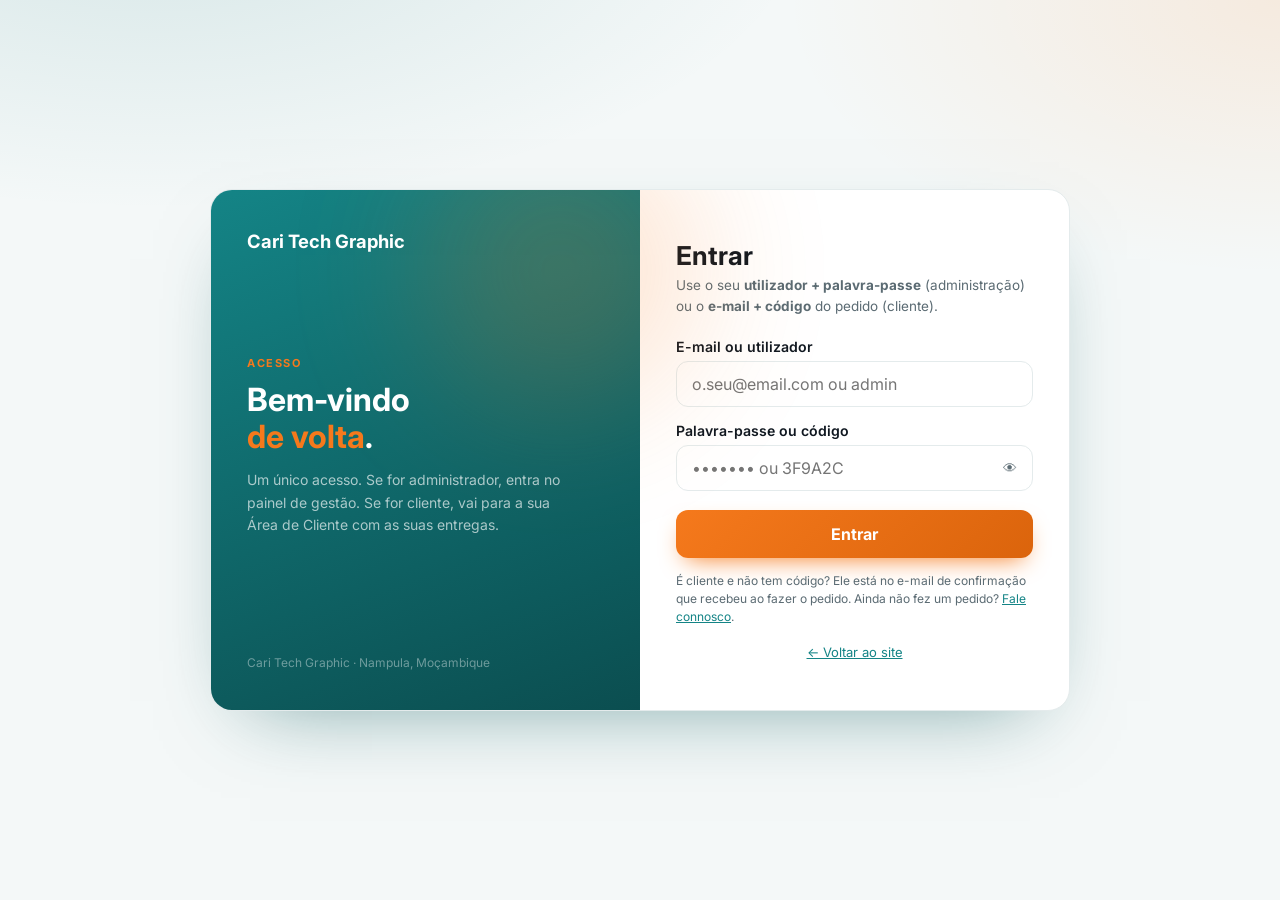
<file: entrar.html>
<!DOCTYPE html>
<html lang="pt">
<head>
  <meta charset="UTF-8" />
  <meta name="viewport" content="width=device-width, initial-scale=1.0" />
  <title>Entrar — Cari Tech Graphic</title>
  <meta name="description" content="Entre na Cari Tech Graphic: administração ou Área de Cliente, num único acesso." />
  <meta name="robots" content="noindex" />
  <!-- PWA (aplicação instalável) -->
  <link rel="manifest" href="manifest.webmanifest?v=122" />
  <meta name="theme-color" content="#0B4E50" />
  <meta name="apple-mobile-web-app-capable" content="yes" />
  <meta name="apple-mobile-web-app-title" content="Cari Tech" />
  <link rel="apple-touch-icon" href="assets/icons/apple-touch-icon.png?v=122" />
  <link rel="icon" href="assets/icons/icon-192.png?v=122" />
  <link rel="preconnect" href="https://fonts.googleapis.com">
  <link rel="preconnect" href="https://fonts.gstatic.com" crossorigin>
  <link href="https://fonts.googleapis.com/css2?family=Inter:wght@400;500;600;700;800&display=swap" rel="stylesheet">
  <style>
    :root{
      --brand-deep:#0B4E50; --brand-deep-2:#073E40; --brand-mid:#148486;
      --accent:#F5791C; --accent-2:#DB640C;
      --ink:#0f1720; --muted:#5b6b73; --line:#e4ebec; --card:#ffffff; --bg:#f4f8f8;
      --radius:16px;
    }
    *{box-sizing:border-box}
    html,body{margin:0;padding:0}
    body{
      font-family:'Inter',system-ui,-apple-system,Segoe UI,Roboto,sans-serif;
      color:var(--ink);
      min-height:100vh; display:flex; align-items:center; justify-content:center; padding:24px 16px;
      background:
        radial-gradient(1100px 500px at 12% -10%, rgba(3,108,111,.12), transparent 60%),
        radial-gradient(900px 500px at 100% 0%, rgba(255,114,0,.10), transparent 55%),
        var(--bg);
    }
    a{color:var(--brand-mid)}
    .shell{
      width:100%; max-width:860px; display:grid; grid-template-columns:1fr 1fr;
      background:var(--card); border:1px solid var(--line); border-radius:22px; overflow:hidden;
      box-shadow:0 30px 80px -40px rgba(2,82,84,.55);
    }
    /* Painel de marca (esquerda) */
    .hero{
      position:relative; padding:40px 36px; color:#fff; display:flex; flex-direction:column; justify-content:space-between;
      background:linear-gradient(160deg,var(--brand-mid),var(--brand-deep));
      min-height:520px;
    }
    .hero .glow{position:absolute;width:280px;height:280px;border-radius:50%;background:var(--accent);opacity:.20;filter:blur(70px);top:-60px;right:-60px}
    .brandmark{position:relative;display:inline-flex;align-items:center;gap:10px;font-family:'Inter',sans-serif;font-weight:700;font-size:1.15rem;color:#fff;text-decoration:none}
    .brandmark .dot{width:36px;height:36px;border-radius:10px;display:grid;place-items:center;background:var(--accent);color:#fff;font-size:1rem}
    .hero-mid{position:relative}
    .hero-tag{color:var(--accent);font-weight:700;letter-spacing:.14em;font-size:11px;text-transform:uppercase;margin-bottom:12px}
    .hero h2{font-family:'Inter',sans-serif;font-size:32px;line-height:1.14;font-weight:700;margin:0}
    .hero p{color:rgba(255,255,255,.65);font-size:14px;line-height:1.6;margin-top:14px;max-width:320px}
    .hero-foot{position:relative;color:rgba(255,255,255,.4);font-size:12px}
    /* Formulário (direita) */
    .form-wrap{padding:40px 36px;display:flex;flex-direction:column;justify-content:center}
    h1{font-family:'Inter',sans-serif;font-size:26px;font-weight:700;margin:0 0 4px}
    .sub{color:var(--muted);font-size:13.5px;margin:0 0 22px;line-height:1.5}
    label{display:block;font-weight:600;font-size:.88rem;margin:0 0 6px}
    .field{margin-bottom:15px}
    .inp{display:flex;align-items:center;gap:10px;border:1.5px solid var(--line);border-radius:12px;padding:11px 13px;background:#fff;transition:border-color .15s,box-shadow .15s}
    .inp:focus-within{border-color:var(--brand-mid);box-shadow:0 0 0 4px rgba(3,108,111,.12)}
    .inp input{flex:1;min-width:0;border:none;outline:none;font-size:1rem;font-family:inherit;background:none;color:var(--ink)}
    .inp .eye{background:none;border:none;color:var(--muted);cursor:pointer;padding:2px;font-size:14px}
    .btn{
      width:100%;padding:14px;border:none;border-radius:12px;cursor:pointer;font-size:1rem;font-weight:700;font-family:inherit;color:#fff;
      background:linear-gradient(135deg,var(--accent),var(--accent-2));box-shadow:0 10px 24px -10px var(--accent);transition:transform .12s,filter .12s;margin-top:4px
    }
    .btn:hover{transform:translateY(-1px);filter:brightness(1.03)}
    .btn:disabled{opacity:.6;cursor:default;transform:none}
    .msg{margin-top:14px;padding:11px 13px;border-radius:10px;font-size:.9rem;display:none}
    .msg.err{display:block;background:#fdecec;color:#b3261e;border:1px solid #f7c9c6}
    .msg.ok{display:block;background:#e9f8f0;color:#166c46;border:1px solid #b6e6cf}
    .hint{font-size:12px;color:var(--muted);margin-top:14px;line-height:1.5}
    .divider{display:flex;align-items:center;gap:12px;margin:18px 0;color:var(--muted);font-size:12px}
    .divider::before,.divider::after{content:"";flex:1;height:1px;background:var(--line)}
    #googleBtn{display:flex;justify-content:center;min-height:44px}
    #fbBtn{width:100%;margin-top:10px;display:flex;align-items:center;justify-content:center;gap:10px;padding:11px;border:none;border-radius:10px;cursor:pointer;font-size:15px;font-weight:600;font-family:inherit;color:#fff;background:#1877F2}
    #fbBtn:hover{background:#0f6ae0}
    .backlink{text-align:center;margin-top:18px;font-size:13px}
    @media (max-width:720px){
      .shell{grid-template-columns:1fr;max-width:440px}
      .hero{min-height:auto;padding:26px 26px 22px;gap:18px}
      .hero h2{font-size:24px}
      .hero p, .hero-foot, .hero-tag{display:none}
      .hero-mid{margin-top:2px}
      .form-wrap{padding:28px 26px}
    }
    @media (prefers-color-scheme: dark){
      :root{--ink:#e8eef0;--muted:#93a4ab;--line:#26343a;--card:#0f1719;--bg:#0a1113}
      .inp{background:#0c1416}
      .msg.err{background:#3a1a1a}
      .msg.ok{background:#12241c}
    }
  </style>
</head>
<body>
  <div class="shell">
    <div class="hero">
      <span class="glow"></span>
      <a class="brandmark" href="index.html" id="brandmark"><span>Cari Tech Graphic</span></a>
      <div class="hero-mid">
        <div class="hero-tag">Acesso</div>
        <h2>Bem-vindo<br><span style="color:var(--accent)">de volta</span>.</h2>
        <p>Um único acesso. Se for administrador, entra no painel de gestão. Se for cliente, vai para a sua Área de Cliente com as suas entregas.</p>
      </div>
      <div class="hero-foot">Cari Tech Graphic · Nampula, Moçambique</div>
    </div>

    <div class="form-wrap">
      <h1>Entrar</h1>
      <p class="sub">Use o seu <b>utilizador + palavra-passe</b> (administração) ou o <b>e-mail + código</b> do pedido (cliente).</p>
      <form id="form" autocomplete="off">
        <div class="field">
          <label for="identifier">E-mail ou utilizador</label>
          <div class="inp">
            <input type="text" id="identifier" name="identifier" placeholder="o.seu@email.com ou admin" required />
          </div>
        </div>
        <div class="field">
          <label for="secret">Palavra-passe ou código</label>
          <div class="inp">
            <input type="password" id="secret" name="secret" placeholder="••••••• ou 3F9A2C" required />
            <button type="button" class="eye" id="eye" aria-label="Mostrar">👁</button>
          </div>
        </div>
        <button class="btn" type="submit" id="submitBtn">Entrar</button>
        <div class="msg" id="msgBox"></div>
      </form>

      <div id="socialWrap" style="display:none">
        <div class="divider">ou</div>
        <div id="googleBtn"></div>
        <button type="button" id="fbBtn" style="display:none">
          <svg viewBox="0 0 24 24" width="18" height="18" fill="currentColor" aria-hidden="true"><path d="M24 12.07C24 5.4 18.63 0 12 0S0 5.4 0 12.07C0 18.1 4.39 23.1 10.13 24v-8.44H7.08v-3.49h3.05V9.41c0-3.02 1.79-4.69 4.53-4.69 1.31 0 2.68.24 2.68.24v2.97h-1.51c-1.49 0-1.96.93-1.96 1.89v2.25h3.33l-.53 3.49h-2.8V24C19.61 23.1 24 18.1 24 12.07z"/></svg>
          Continuar com Facebook
        </button>
      </div>

      <div class="hint">É cliente e não tem código? Ele está no e-mail de confirmação que recebeu ao fazer o pedido. Ainda não fez um pedido? <a href="index.html#contact">Fale connosco</a>.</div>
      <div class="backlink"><a href="index.html">← Voltar ao site</a></div>
    </div>
  </div>

  <script>
    var msgBox = document.getElementById('msgBox');
    var btn = document.getElementById('submitBtn');
    var show = function(txt, cls){ msgBox.textContent = txt; msgBox.className = 'msg ' + cls; };
    var hide = function(){ msgBox.className = 'msg'; };

    // Mostrar/ocultar palavra-passe
    document.getElementById('eye').addEventListener('click', function(){
      var i = document.getElementById('secret');
      i.type = i.type === 'password' ? 'text' : 'password';
    });

    function routeTo(res){
      if (res.role === 'client') {
        // Guarda a sessão do cliente (persistente, com validade de 15 min de inactividade).
        try { localStorage.setItem('ctg_cli', JSON.stringify({ email: res.email, codigo: res.codigo, ts: Date.now() })); } catch (e) {}
      }
      window.location.href = res.redirect || 'index.html';
    }

    // Já com sessão activa? Entra directo na conta (sem voltar a autenticar).
    (function(){
      try {
        var raw = localStorage.getItem('ctg_cli');
        if (raw) {
          var c = JSON.parse(raw);
          if (c && c.email && c.codigo && c.ts && (Date.now() - c.ts) < 15*60*1000) { location.replace('cliente.html'); return; }
          localStorage.removeItem('ctg_cli');
        }
      } catch (e) {}
      // Admin com sessão no servidor → vai directo ao painel (URL secreto).
      fetch('auth.php?action=session', { credentials: 'same-origin' })
        .then(function(r){ return r.json(); })
        .then(function(j){ if (j && j.admin && j.redirect) location.replace(j.redirect); })
        .catch(function(){});
    })();

    document.getElementById('form').addEventListener('submit', function(e){
      e.preventDefault();
      hide(); btn.disabled = true; btn.textContent = 'A verificar…';
      fetch('auth.php?action=login', {
        method:'POST', headers:{'Content-Type':'application/json'}, credentials:'same-origin',
        body: JSON.stringify({
          identifier: document.getElementById('identifier').value.trim(),
          secret: document.getElementById('secret').value
        })
      })
      .then(function(r){ return r.json().then(function(j){ return {ok:r.ok, j:j}; }); })
      .then(function(res){
        if (!res.ok || !res.j.ok) { btn.disabled=false; btn.textContent='Entrar'; show(res.j.message || 'Não foi possível entrar.', 'err'); return; }
        show('Entrada confirmada. A redireccionar…', 'ok');
        routeTo(res.j);
      })
      .catch(function(){ btn.disabled=false; btn.textContent='Entrar'; show('Erro de ligação. Tente novamente.', 'err'); });
    });

    // ---- Login social — envia a credencial ao servidor ----
    function socialLogin(action, payload, erro){
      hide();
      fetch('auth.php?action=' + action, {
        method:'POST', headers:{'Content-Type':'application/json'}, credentials:'same-origin',
        body: JSON.stringify(payload)
      })
      .then(function(r){ return r.json().then(function(j){ return {ok:r.ok, j:j}; }); })
      .then(function(res){
        if (!res.ok || !res.j.ok) { show(res.j.message || erro, 'err'); return; }
        show('Entrada confirmada. A redireccionar…', 'ok');
        routeTo(res.j);
      })
      .catch(function(){ show('Erro de ligação. Tente novamente.', 'err'); });
    }
    function handleGoogle(response){ socialLogin('google', { credential: response.credential }, 'Não foi possível entrar com Google.'); }

    var socialShown = false;
    function showSocial(){ if (!socialShown) { document.getElementById('socialWrap').style.display = 'block'; socialShown = true; } }

    // Descobre os IDs sociais e a marca via conteudo.php
    fetch('conteudo.php').then(function(r){ return r.json(); }).then(function(d){
      // Logótipo na barra de marca, se existir
      var b = (d && d.branding) || {};
      var logo = b.light || b.dark;
      if (logo) {
        var bm = document.getElementById('brandmark');
        if (bm) bm.innerHTML = '<img src="'+logo+'" alt="Cari Tech Graphic" style="height:40px;width:auto;filter:brightness(0) invert(1)">';
      }
      var social = (d && d.social) || {};

      // Google Identity Services
      if (social.google_client_id) {
        var g = document.createElement('script');
        g.src = 'https://accounts.google.com/gsi/client'; g.async = true; g.defer = true;
        g.onload = function(){
          if (!window.google || !google.accounts || !google.accounts.id) return;
          google.accounts.id.initialize({ client_id: social.google_client_id, callback: handleGoogle });
          google.accounts.id.renderButton(document.getElementById('googleBtn'), { theme:'outline', size:'large', width:320, text:'continue_with', locale:'pt-PT' });
          showSocial();
        };
        document.head.appendChild(g);
      }

      // Facebook Login
      if (social.facebook_app_id) {
        window.fbAsyncInit = function(){
          FB.init({ appId: social.facebook_app_id, cookie: true, xfbml: false, version: 'v19.0' });
        };
        var fjs = document.createElement('script');
        fjs.src = 'https://connect.facebook.net/pt_PT/sdk.js'; fjs.async = true; fjs.defer = true;
        document.head.appendChild(fjs);
        var fbBtn = document.getElementById('fbBtn');
        fbBtn.style.display = 'flex';
        fbBtn.addEventListener('click', function(){
          if (!window.FB) { show('Facebook ainda a carregar, tente novamente.', 'err'); return; }
          FB.login(function(resp){
            if (resp.authResponse && resp.authResponse.accessToken) {
              socialLogin('facebook', { accessToken: resp.authResponse.accessToken }, 'Não foi possível entrar com Facebook.');
            }
          }, { scope: 'email' });
        });
        showSocial();
      }
    }).catch(function(){});
  </script>
  <script>if('serviceWorker' in navigator){window.addEventListener('load',function(){navigator.serviceWorker.register('sw.js').catch(function(){});});}</script>
</body>
</html>
</file>
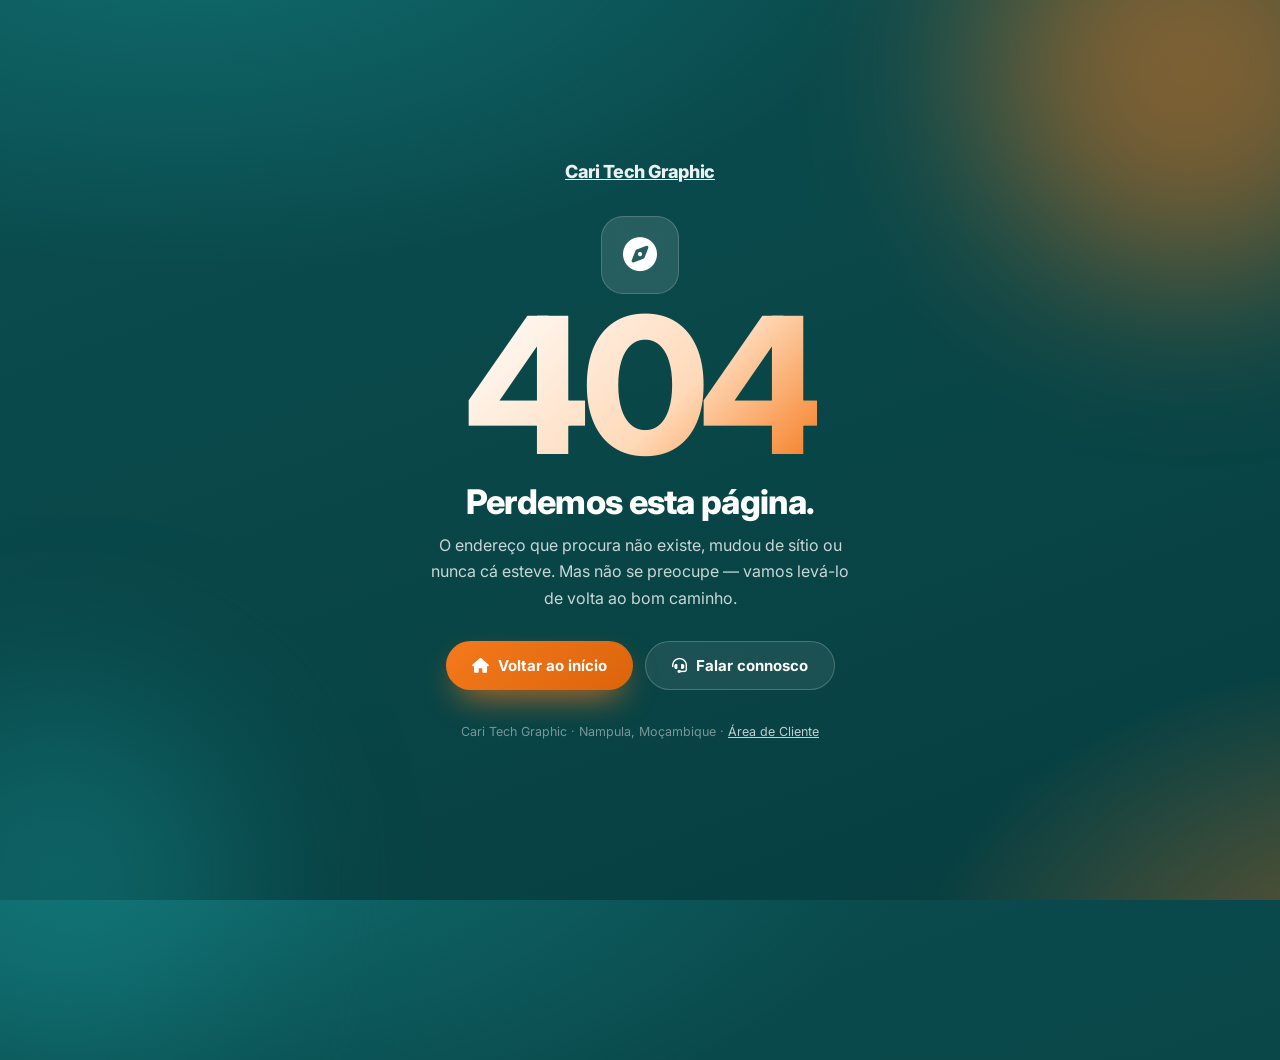
<file: erro.html>
<!DOCTYPE html>
<html lang="pt">
<head>
  <meta charset="UTF-8" />
  <meta name="viewport" content="width=device-width, initial-scale=1.0" />
  <title>Página não encontrada — Cari Tech Graphic</title>
  <meta name="robots" content="noindex" />
  <link rel="preconnect" href="https://fonts.googleapis.com">
  <link rel="preconnect" href="https://fonts.gstatic.com" crossorigin>
  <link href="https://fonts.googleapis.com/css2?family=Inter:wght@400;500;600;700;800&display=swap" rel="stylesheet">
  <link rel="stylesheet" href="https://cdnjs.cloudflare.com/ajax/libs/font-awesome/6.5.1/css/all.min.css" integrity="sha512-DTOQO9RWCH3ppGqcWaEA1BIZOC6xxalwEsw9c2QQeAIftl+Vegovlnee1c9QX4TctnWMn13TZye+giMm8e2LwA==" crossorigin="anonymous" referrerpolicy="no-referrer" />
  <style>
    :root{
      --brand-deep:#0B4E50; --brand-mid:#148486; --accent:#F5791C; --accent-2:#DB640C;
      --ink:#0f1720; --muted:#5b6b73; --card:#ffffff;
    }
    *{box-sizing:border-box}
    html,body{margin:0;padding:0;height:100%}
    body{
      font-family:'Inter',system-ui,-apple-system,Segoe UI,Roboto,sans-serif;
      color:#fff; min-height:100vh; display:flex; align-items:center; justify-content:center; padding:24px;
      background:
        radial-gradient(1200px 600px at 15% -10%, rgba(20,132,134,.55), transparent 60%),
        radial-gradient(900px 600px at 110% 110%, rgba(245,121,28,.45), transparent 55%),
        linear-gradient(160deg,#0B4E50,#073E40);
      overflow:hidden; position:relative;
    }
    .blob{position:absolute;border-radius:50%;filter:blur(90px);opacity:.5;pointer-events:none}
    .b1{width:420px;height:420px;background:var(--accent);top:-140px;right:-120px}
    .b2{width:360px;height:360px;background:var(--brand-mid);bottom:-160px;left:-120px}
    .wrap{position:relative;text-align:center;max-width:560px;width:100%}
    .brand{display:inline-flex;align-items:center;gap:10px;font-weight:800;font-size:18px;color:#fff;margin-bottom:34px;letter-spacing:-.02em;opacity:.92}
    .brand img{height:34px;width:auto}
    .code{font-size:clamp(96px,22vw,190px);font-weight:800;line-height:.9;letter-spacing:-.05em;
      background:linear-gradient(135deg,#ffffff 0%,#ffd9b8 60%,var(--accent) 100%);
      -webkit-background-clip:text;background-clip:text;color:transparent;margin:0}
    .glitch{position:relative;display:inline-block}
    .icon-orbit{width:78px;height:78px;margin:0 auto 6px;border-radius:22px;display:grid;place-items:center;
      background:rgba(255,255,255,.12);border:1px solid rgba(255,255,255,.18);backdrop-filter:blur(6px);font-size:34px;color:#fff}
    h1{font-size:clamp(24px,4vw,34px);font-weight:800;margin:10px 0 10px;letter-spacing:-.02em}
    p{color:rgba(255,255,255,.78);font-size:16px;line-height:1.65;margin:0 auto 30px;max-width:440px}
    .actions{display:flex;gap:12px;justify-content:center;flex-wrap:wrap}
    .btn{display:inline-flex;align-items:center;gap:9px;padding:14px 26px;border-radius:999px;font-weight:700;font-size:15px;text-decoration:none;transition:transform .15s ease,box-shadow .15s ease,filter .15s ease}
    .btn-accent{background:linear-gradient(135deg,var(--accent),var(--accent-2));color:#fff;box-shadow:0 14px 34px -12px var(--accent)}
    .btn-accent:hover{transform:translateY(-2px);filter:brightness(1.05)}
    .btn-ghost{background:rgba(255,255,255,.08);border:1px solid rgba(255,255,255,.2);color:#fff}
    .btn-ghost:hover{background:rgba(255,255,255,.16);transform:translateY(-2px)}
    .foot{margin-top:34px;font-size:12.5px;color:rgba(255,255,255,.45)}
    .foot a{color:rgba(255,255,255,.75)}
    @keyframes float{0%,100%{transform:translateY(0)}50%{transform:translateY(-10px)}}
    .icon-orbit{animation:float 4s ease-in-out infinite}
  </style>
</head>
<body>
  <span class="blob b1"></span><span class="blob b2"></span>
  <div class="wrap">
    <a class="brand" href="index.html" id="brand"><span>Cari Tech Graphic</span></a>
    <div class="icon-orbit"><i class="fa-solid fa-compass"></i></div>
    <div class="glitch"><h2 class="code">404</h2></div>
    <h1>Perdemos esta página.</h1>
    <p>O endereço que procura não existe, mudou de sítio ou nunca cá esteve. Mas não se preocupe — vamos levá-lo de volta ao bom caminho.</p>
    <div class="actions">
      <a class="btn btn-accent" href="index.html"><i class="fa-solid fa-house"></i> Voltar ao início</a>
      <a class="btn btn-ghost" href="index.html#contact"><i class="fa-solid fa-headset"></i> Falar connosco</a>
    </div>
    <div class="foot">Cari Tech Graphic · Nampula, Moçambique · <a href="cliente.html">Área de Cliente</a></div>
  </div>
  <script>
    // Usa o logótipo do site, se existir.
    fetch('conteudo.php').then(function(r){return r.json();}).then(function(d){
      var b=(d&&d.branding)||{}, logo=b.dark||b.light;
      if(logo){ document.getElementById('brand').innerHTML='<img src="'+logo+'" alt="Cari Tech Graphic" style="filter:brightness(0) invert(1)">'; }
    }).catch(function(){});
  </script>
</body>
</html>
</file>
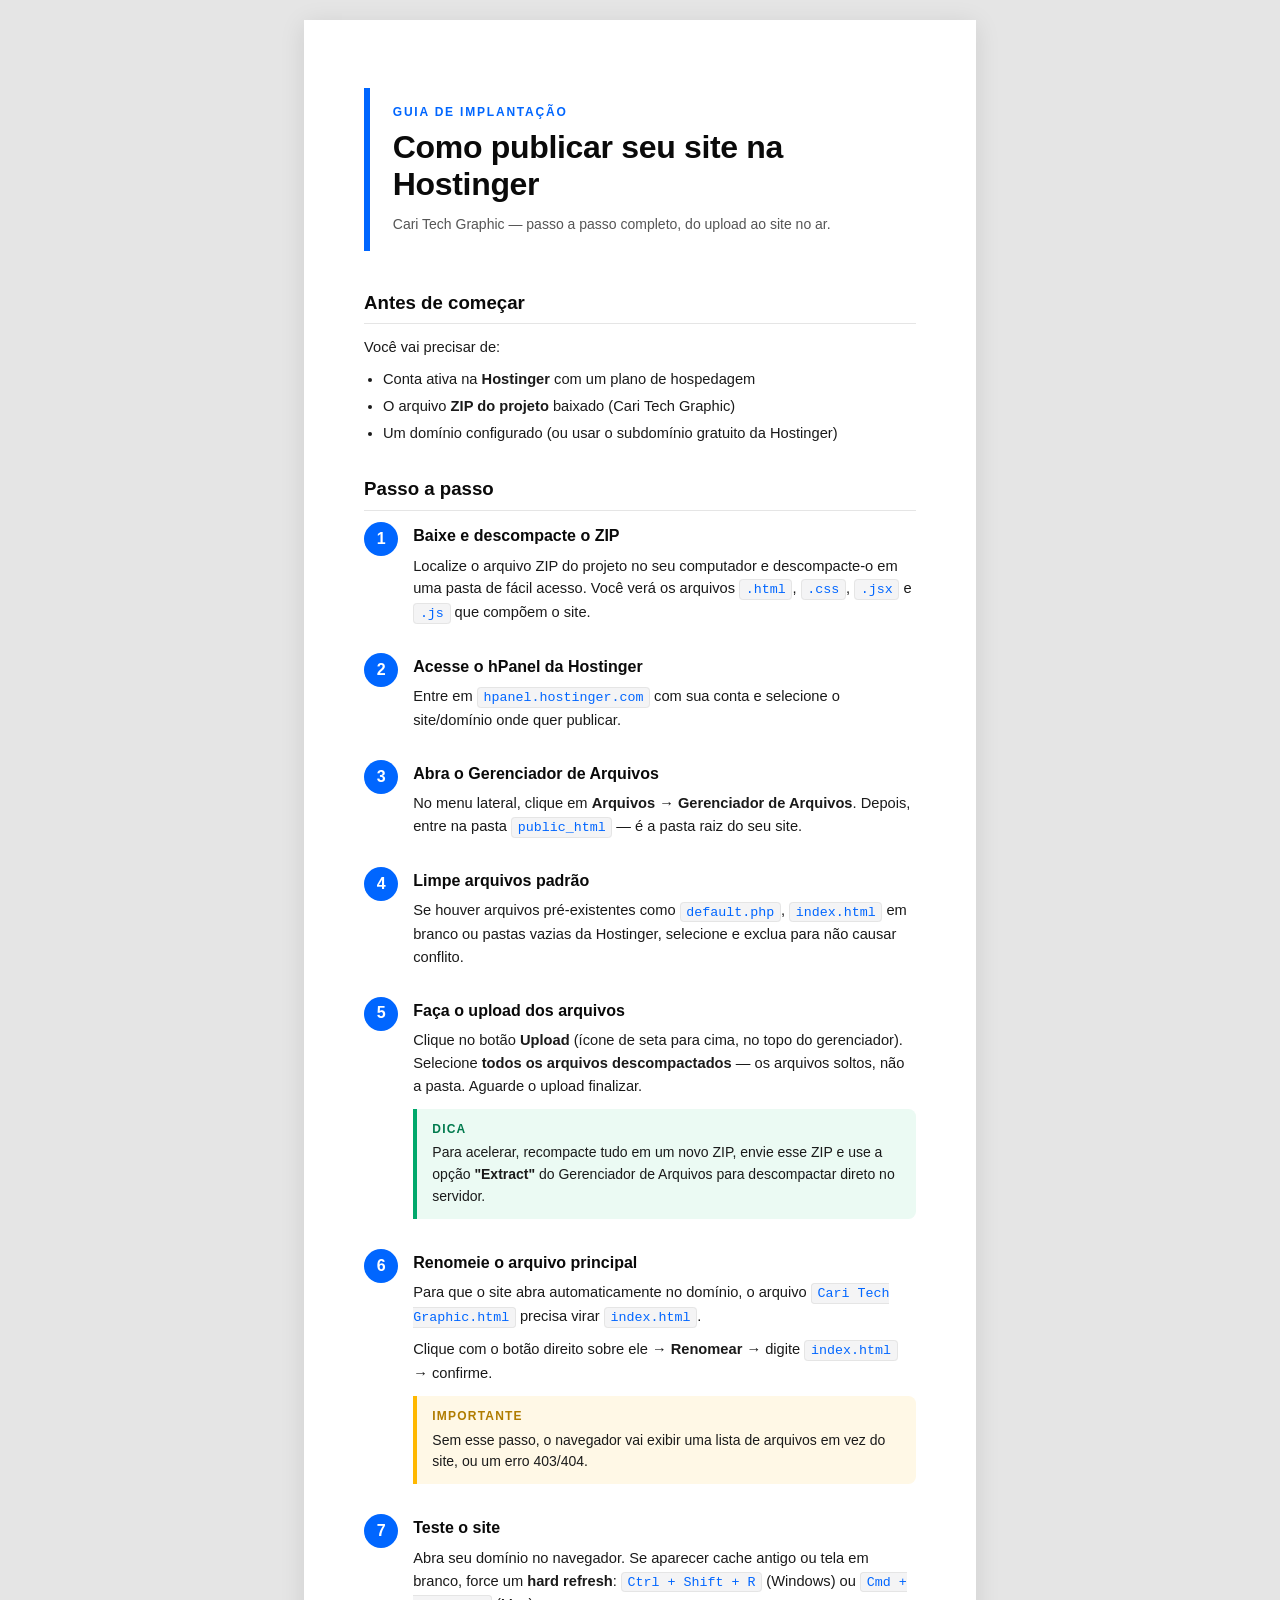
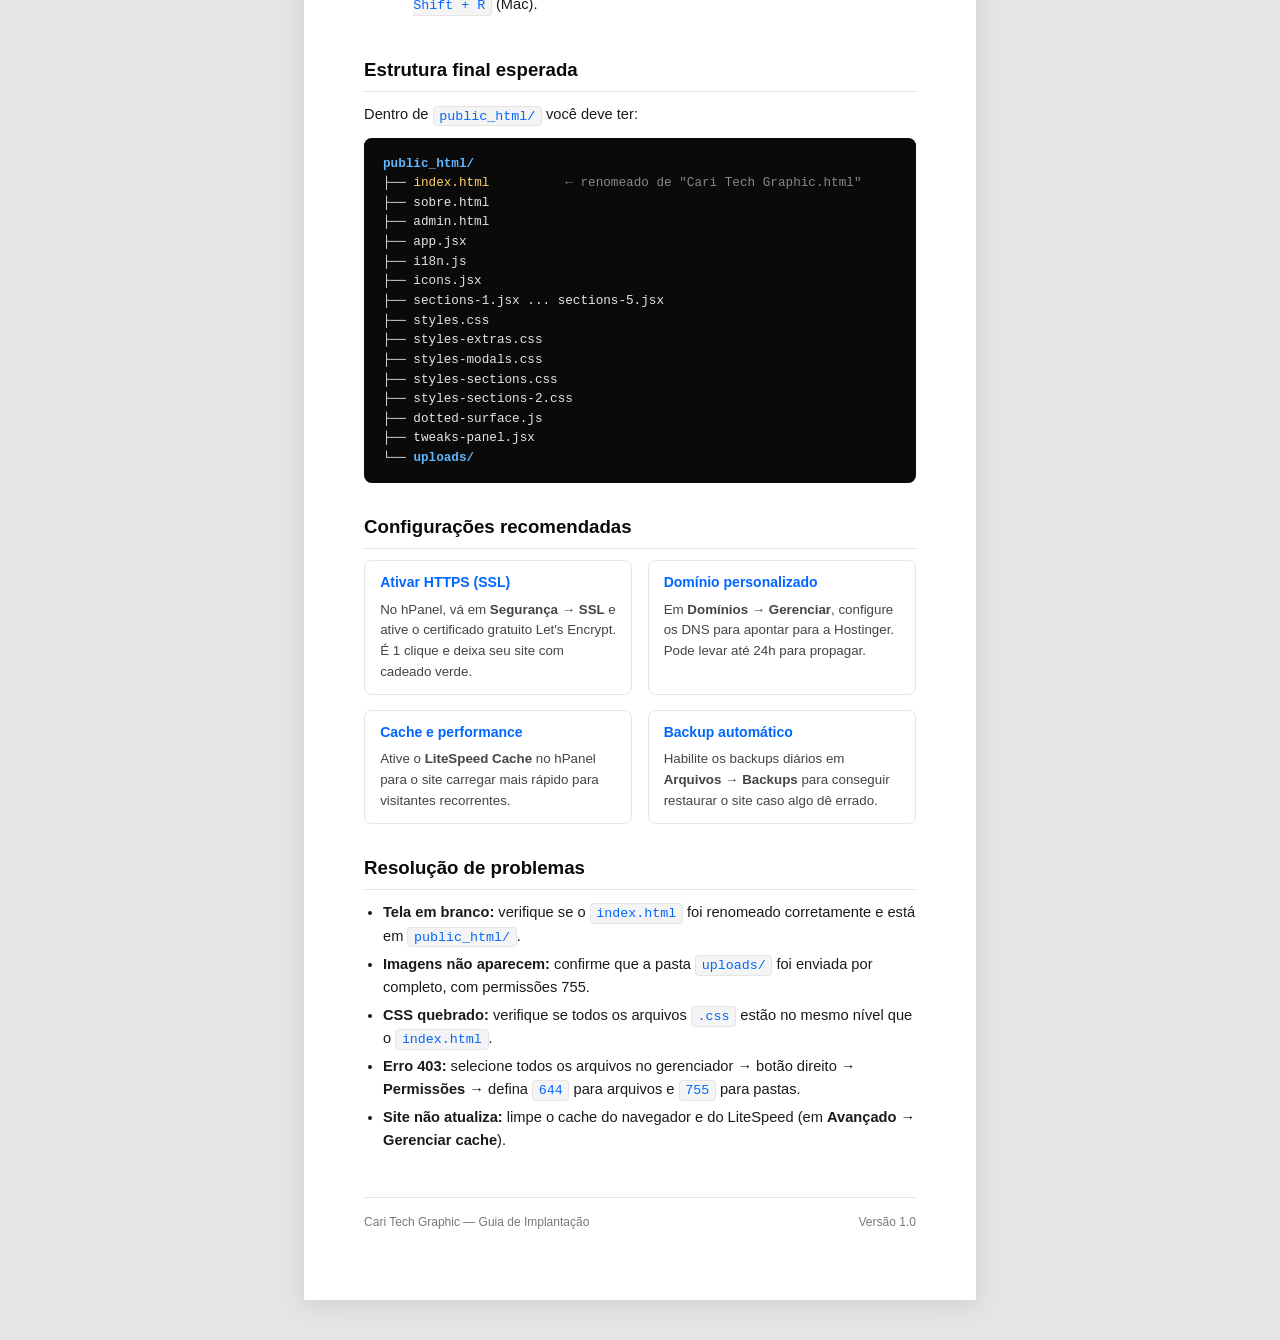
<file: guia-implantacao-hostinger.html>
<!DOCTYPE html>
<html lang="pt-BR">
<head>
<meta charset="UTF-8">
<title>Guia de Implantação na Hostinger - Cari Tech Graphic</title>
<style>
  @page {
    size: A4;
    margin: 18mm 16mm 18mm 16mm;
  }
  * { box-sizing: border-box; }
  html, body {
    margin: 0;
    padding: 0;
    font-family: 'Helvetica Neue', Arial, sans-serif;
    color: #1a1a1a;
    font-size: 11pt;
    line-height: 1.55;
    background: #fff;
  }
  .page {
    max-width: 178mm;
    margin: 0 auto;
    padding: 0;
  }
  header.cover {
    border-left: 6px solid #0066ff;
    padding: 4mm 0 4mm 6mm;
    margin-bottom: 10mm;
  }
  header.cover .eyebrow {
    font-size: 9pt;
    letter-spacing: 0.15em;
    text-transform: uppercase;
    color: #0066ff;
    font-weight: 700;
    margin: 0 0 2mm 0;
  }
  header.cover h1 {
    font-size: 24pt;
    line-height: 1.15;
    margin: 0 0 3mm 0;
    font-weight: 800;
    color: #0a0a0a;
    letter-spacing: -0.01em;
  }
  header.cover .sub {
    font-size: 10.5pt;
    color: #555;
    margin: 0;
  }

  h2 {
    font-size: 14pt;
    margin: 8mm 0 3mm 0;
    color: #0a0a0a;
    font-weight: 700;
    page-break-after: avoid;
    border-bottom: 1.5px solid #e5e5e5;
    padding-bottom: 1.5mm;
  }
  h3 {
    font-size: 11.5pt;
    margin: 5mm 0 1.5mm 0;
    color: #0066ff;
    font-weight: 700;
    page-break-after: avoid;
  }
  p { margin: 0 0 2.5mm 0; }
  ul, ol { margin: 0 0 3mm 0; padding-left: 5mm; }
  li { margin-bottom: 1.2mm; }

  .step {
    display: flex;
    gap: 4mm;
    margin-bottom: 5mm;
    page-break-inside: avoid;
  }
  .step-num {
    flex: 0 0 9mm;
    height: 9mm;
    border-radius: 50%;
    background: #0066ff;
    color: #fff;
    font-weight: 800;
    font-size: 12pt;
    display: flex;
    align-items: center;
    justify-content: center;
  }
  .step-body { flex: 1; padding-top: 0.5mm; }
  .step-body h3 { margin-top: 0; color: #0a0a0a; font-size: 12pt; }

  code, .code {
    font-family: 'Courier New', Courier, monospace;
    background: #f4f4f5;
    border: 1px solid #e5e5e5;
    padding: 0.5mm 1.5mm;
    border-radius: 1mm;
    font-size: 10pt;
    color: #0066ff;
  }
  pre {
    background: #0a0a0a;
    color: #e5e5e5;
    padding: 4mm 5mm;
    border-radius: 2mm;
    font-family: 'Courier New', Courier, monospace;
    font-size: 9.5pt;
    line-height: 1.55;
    overflow-x: auto;
    margin: 3mm 0;
    page-break-inside: avoid;
  }
  pre .dir { color: #62b6ff; font-weight: 700; }
  pre .hi { color: #ffd166; }
  pre .cm { color: #888; }

  .alert {
    border-left: 4px solid #ffb800;
    background: #fff8e6;
    padding: 3mm 4mm;
    margin: 3mm 0;
    border-radius: 0 2mm 2mm 0;
    font-size: 10.5pt;
    page-break-inside: avoid;
  }
  .alert.tip {
    border-left-color: #00a86b;
    background: #ebfaf3;
  }
  .alert .label {
    font-weight: 700;
    font-size: 9pt;
    letter-spacing: 0.1em;
    text-transform: uppercase;
    color: #b07c00;
    display: block;
    margin-bottom: 1mm;
  }
  .alert.tip .label { color: #007a4d; }

  footer {
    margin-top: 12mm;
    padding-top: 4mm;
    border-top: 1px solid #e5e5e5;
    font-size: 9pt;
    color: #777;
    display: flex;
    justify-content: space-between;
  }

  .grid-2 {
    display: grid;
    grid-template-columns: 1fr 1fr;
    gap: 4mm;
    margin: 3mm 0;
  }
  .card {
    border: 1px solid #e5e5e5;
    border-radius: 2mm;
    padding: 3mm 4mm;
    page-break-inside: avoid;
  }
  .card h4 {
    margin: 0 0 1.5mm 0;
    font-size: 10.5pt;
    color: #0066ff;
  }
  .card p { font-size: 10pt; margin: 0; color: #444; }

  .page-break { page-break-before: always; }

  @media screen {
    body { background: #e5e5e5; padding: 20px; }
    .page {
      background: #fff;
      padding: 18mm 16mm;
      box-shadow: 0 4px 24px rgba(0,0,0,0.1);
      min-height: 297mm;
      width: 210mm;
      margin-bottom: 20px;
    }
  }
</style>
</head>
<body>

<div class="page">

  <header class="cover">
    <p class="eyebrow">Guia de Implantação</p>
    <h1>Como publicar seu site na Hostinger</h1>
    <p class="sub">Cari Tech Graphic — passo a passo completo, do upload ao site no ar.</p>
  </header>

  <h2>Antes de começar</h2>
  <p>Você vai precisar de:</p>
  <ul>
    <li>Conta ativa na <strong>Hostinger</strong> com um plano de hospedagem</li>
    <li>O arquivo <strong>ZIP do projeto</strong> baixado (Cari Tech Graphic)</li>
    <li>Um domínio configurado (ou usar o subdomínio gratuito da Hostinger)</li>
  </ul>

  <h2>Passo a passo</h2>

  <div class="step">
    <div class="step-num">1</div>
    <div class="step-body">
      <h3>Baixe e descompacte o ZIP</h3>
      <p>Localize o arquivo ZIP do projeto no seu computador e descompacte-o em uma pasta de fácil acesso. Você verá os arquivos <code>.html</code>, <code>.css</code>, <code>.jsx</code> e <code>.js</code> que compõem o site.</p>
    </div>
  </div>

  <div class="step">
    <div class="step-num">2</div>
    <div class="step-body">
      <h3>Acesse o hPanel da Hostinger</h3>
      <p>Entre em <code>hpanel.hostinger.com</code> com sua conta e selecione o site/domínio onde quer publicar.</p>
    </div>
  </div>

  <div class="step">
    <div class="step-num">3</div>
    <div class="step-body">
      <h3>Abra o Gerenciador de Arquivos</h3>
      <p>No menu lateral, clique em <strong>Arquivos → Gerenciador de Arquivos</strong>. Depois, entre na pasta <code>public_html</code> — é a pasta raiz do seu site.</p>
    </div>
  </div>

  <div class="step">
    <div class="step-num">4</div>
    <div class="step-body">
      <h3>Limpe arquivos padrão</h3>
      <p>Se houver arquivos pré-existentes como <code>default.php</code>, <code>index.html</code> em branco ou pastas vazias da Hostinger, selecione e exclua para não causar conflito.</p>
    </div>
  </div>

  <div class="step">
    <div class="step-num">5</div>
    <div class="step-body">
      <h3>Faça o upload dos arquivos</h3>
      <p>Clique no botão <strong>Upload</strong> (ícone de seta para cima, no topo do gerenciador). Selecione <strong>todos os arquivos descompactados</strong> — os arquivos soltos, não a pasta. Aguarde o upload finalizar.</p>
      <div class="alert tip">
        <span class="label">Dica</span>
        Para acelerar, recompacte tudo em um novo ZIP, envie esse ZIP e use a opção <strong>"Extract"</strong> do Gerenciador de Arquivos para descompactar direto no servidor.
      </div>
    </div>
  </div>

  <div class="step">
    <div class="step-num">6</div>
    <div class="step-body">
      <h3>Renomeie o arquivo principal</h3>
      <p>Para que o site abra automaticamente no domínio, o arquivo <code>Cari Tech Graphic.html</code> precisa virar <code>index.html</code>.</p>
      <p>Clique com o botão direito sobre ele → <strong>Renomear</strong> → digite <code>index.html</code> → confirme.</p>
      <div class="alert">
        <span class="label">Importante</span>
        Sem esse passo, o navegador vai exibir uma lista de arquivos em vez do site, ou um erro 403/404.
      </div>
    </div>
  </div>

  <div class="step">
    <div class="step-num">7</div>
    <div class="step-body">
      <h3>Teste o site</h3>
      <p>Abra seu domínio no navegador. Se aparecer cache antigo ou tela em branco, force um <strong>hard refresh</strong>: <code>Ctrl + Shift + R</code> (Windows) ou <code>Cmd + Shift + R</code> (Mac).</p>
    </div>
  </div>

  <h2>Estrutura final esperada</h2>
  <p>Dentro de <code>public_html/</code> você deve ter:</p>
<pre><span class="dir">public_html/</span>
├── <span class="hi">index.html</span>          <span class="cm">← renomeado de "Cari Tech Graphic.html"</span>
├── sobre.html
├── admin.html
├── app.jsx
├── i18n.js
├── icons.jsx
├── sections-1.jsx ... sections-5.jsx
├── styles.css
├── styles-extras.css
├── styles-modals.css
├── styles-sections.css
├── styles-sections-2.css
├── dotted-surface.js
├── tweaks-panel.jsx
└── <span class="dir">uploads/</span></pre>

  <h2>Configurações recomendadas</h2>

  <div class="grid-2">
    <div class="card">
      <h4>Ativar HTTPS (SSL)</h4>
      <p>No hPanel, vá em <strong>Segurança → SSL</strong> e ative o certificado gratuito Let's Encrypt. É 1 clique e deixa seu site com cadeado verde.</p>
    </div>
    <div class="card">
      <h4>Domínio personalizado</h4>
      <p>Em <strong>Domínios → Gerenciar</strong>, configure os DNS para apontar para a Hostinger. Pode levar até 24h para propagar.</p>
    </div>
    <div class="card">
      <h4>Cache e performance</h4>
      <p>Ative o <strong>LiteSpeed Cache</strong> no hPanel para o site carregar mais rápido para visitantes recorrentes.</p>
    </div>
    <div class="card">
      <h4>Backup automático</h4>
      <p>Habilite os backups diários em <strong>Arquivos → Backups</strong> para conseguir restaurar o site caso algo dê errado.</p>
    </div>
  </div>

  <h2>Resolução de problemas</h2>
  <ul>
    <li><strong>Tela em branco:</strong> verifique se o <code>index.html</code> foi renomeado corretamente e está em <code>public_html/</code>.</li>
    <li><strong>Imagens não aparecem:</strong> confirme que a pasta <code>uploads/</code> foi enviada por completo, com permissões 755.</li>
    <li><strong>CSS quebrado:</strong> verifique se todos os arquivos <code>.css</code> estão no mesmo nível que o <code>index.html</code>.</li>
    <li><strong>Erro 403:</strong> selecione todos os arquivos no gerenciador → botão direito → <strong>Permissões</strong> → defina <code>644</code> para arquivos e <code>755</code> para pastas.</li>
    <li><strong>Site não atualiza:</strong> limpe o cache do navegador e do LiteSpeed (em <strong>Avançado → Gerenciar cache</strong>).</li>
  </ul>

  <footer>
    <span>Cari Tech Graphic — Guia de Implantação</span>
    <span>Versão 1.0</span>
  </footer>

</div>

</body>
</html>
</file>
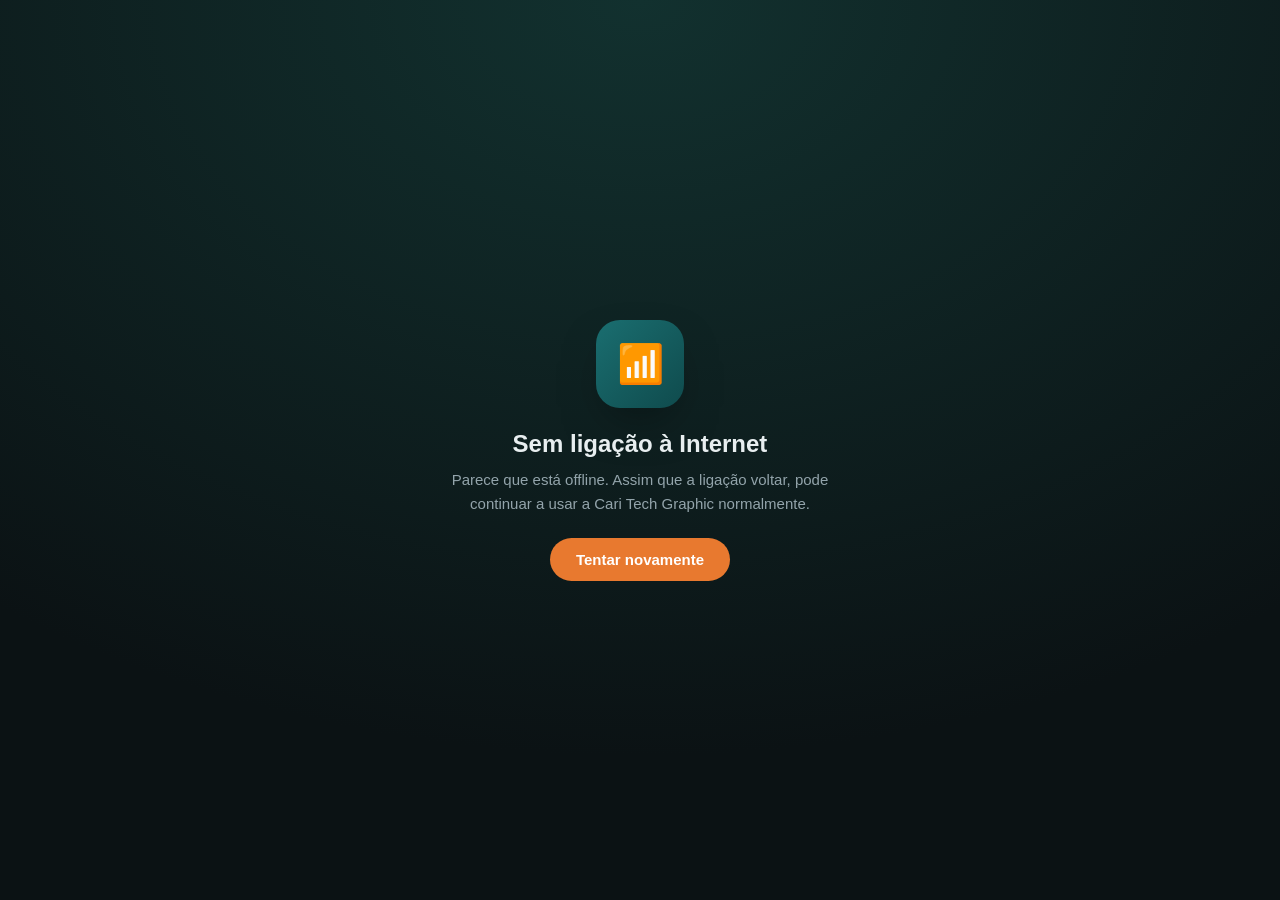
<file: offline.html>
<!DOCTYPE html>
<html lang="pt">
<head>
<meta charset="utf-8">
<meta name="viewport" content="width=device-width, initial-scale=1">
<title>Sem ligação — Cari Tech Graphic</title>
<meta name="theme-color" content="#0B4E50">
<link rel="icon" href="assets/icons/icon-192.png">
<style>
  :root{--brand-deep:#0B4E50;--brand-mid:#148486;--accent:#e8792f;--ink:#0f1720;--muted:#5b6b73}
  *{box-sizing:border-box}
  body{margin:0;min-height:100vh;display:flex;align-items:center;justify-content:center;padding:24px;
    font-family:-apple-system,BlinkMacSystemFont,'Segoe UI',Roboto,sans-serif;
    background:radial-gradient(120% 120% at 50% 0%,#12312f 0%,#0b1214 70%);color:#e8eef0;text-align:center}
  .box{max-width:420px}
  .ic{width:88px;height:88px;margin:0 auto 22px;border-radius:24px;display:grid;place-items:center;font-size:38px;
    background:linear-gradient(135deg,#1a6e70,#0f4b4d);color:#fff;box-shadow:0 20px 50px -20px rgba(0,0,0,.6)}
  h1{font-size:24px;margin:0 0 10px;font-weight:800}
  p{color:#93a4ab;font-size:15px;line-height:1.6;margin:0 0 22px}
  button{border:none;cursor:pointer;font-weight:700;font-size:15px;padding:13px 26px;border-radius:999px;
    background:var(--accent);color:#fff}
  button:hover{filter:brightness(1.05)}
</style>
</head>
<body>
  <div class="box">
    <div class="ic">&#128246;</div>
    <h1>Sem ligação à Internet</h1>
    <p>Parece que está offline. Assim que a ligação voltar, pode continuar a usar a Cari Tech Graphic normalmente.</p>
    <button onclick="location.reload()">Tentar novamente</button>
  </div>
  <script>
    // Recarrega automaticamente quando a ligação regressar.
    window.addEventListener('online', function(){ location.reload(); });
  </script>
</body>
</html>
</file>
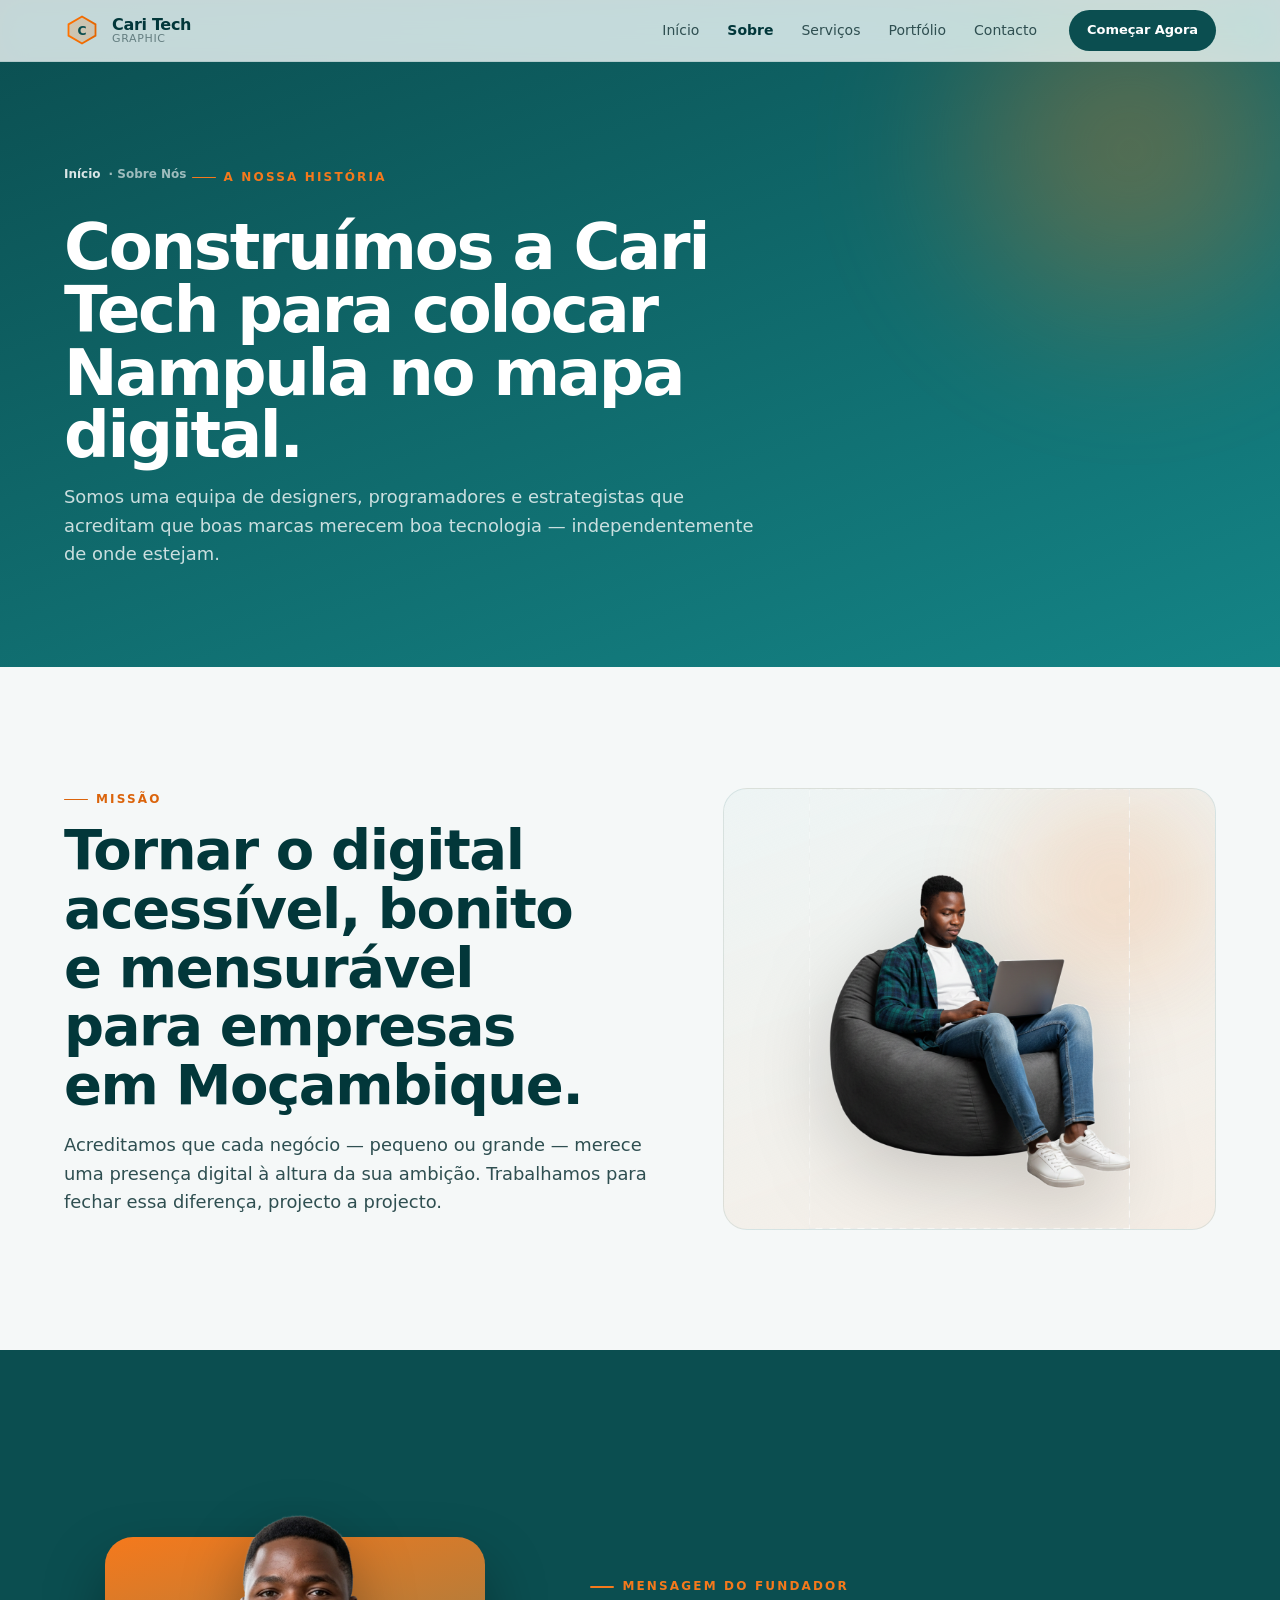
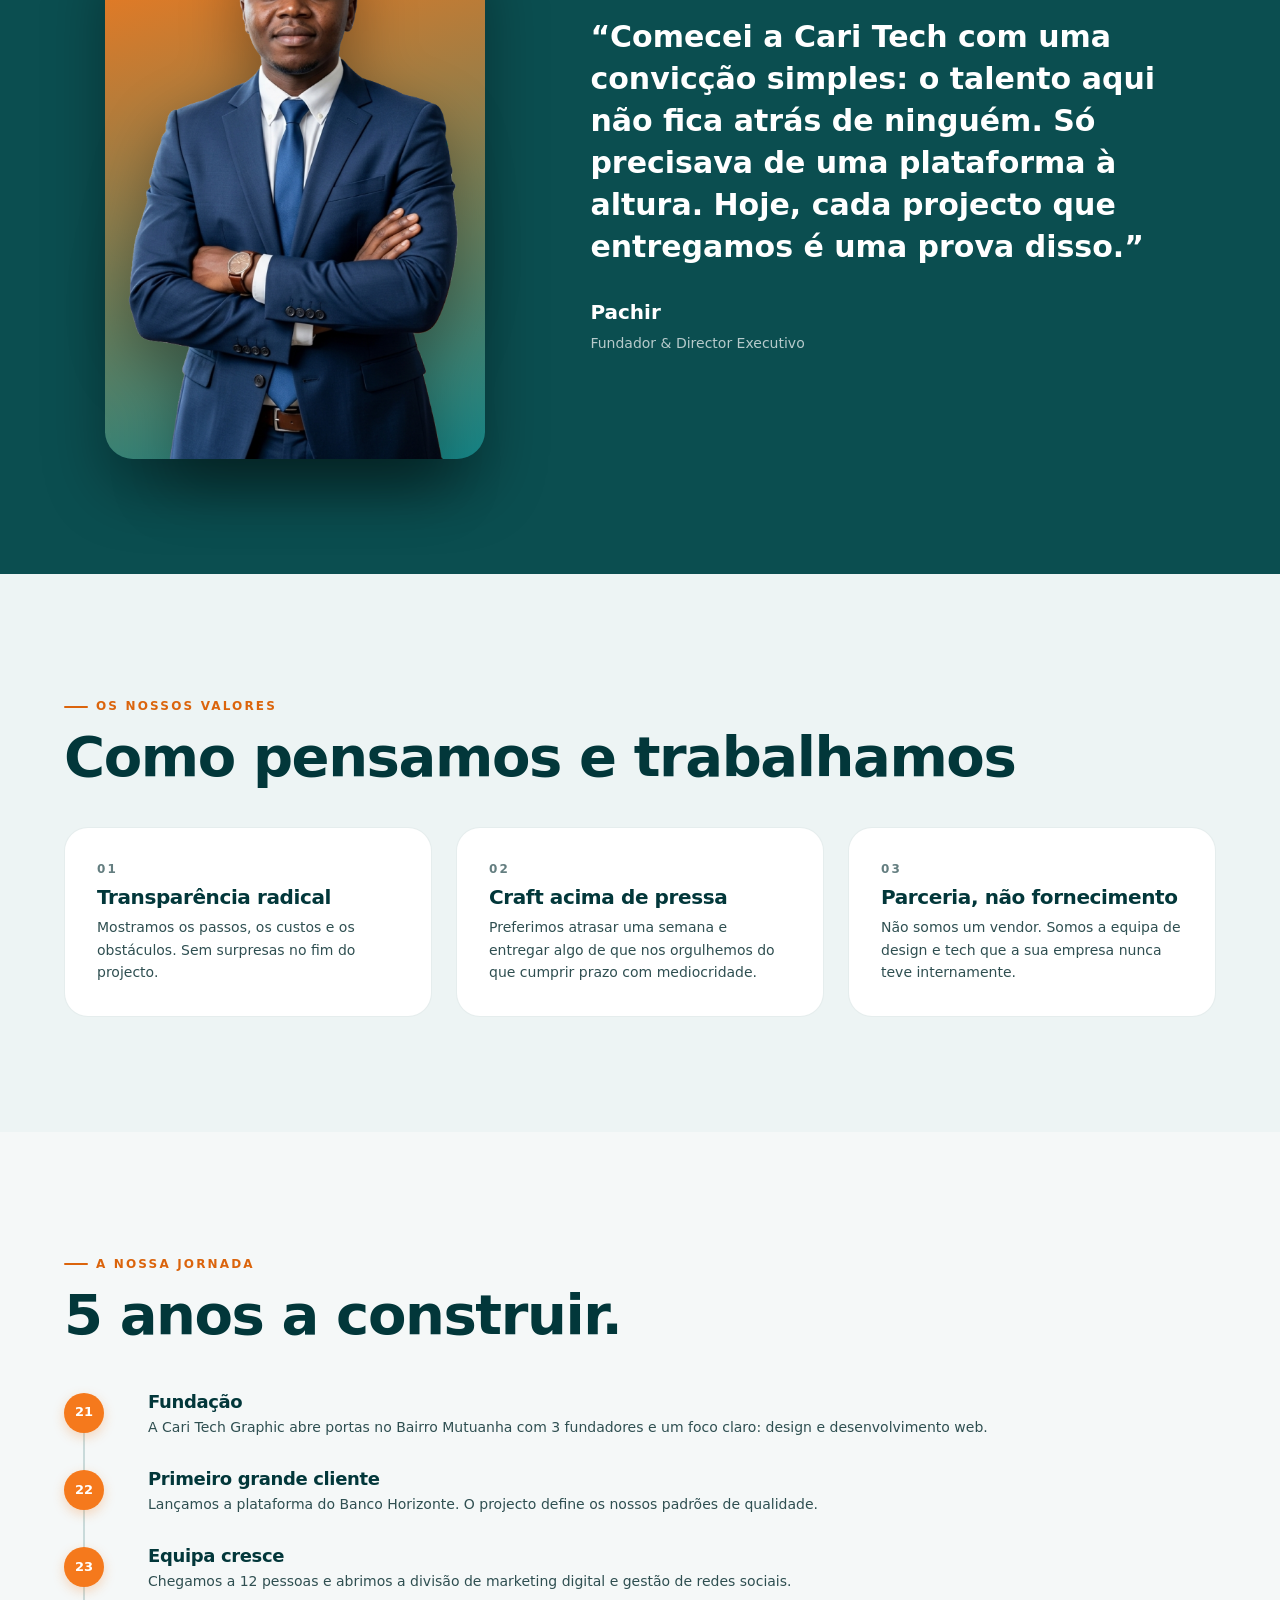
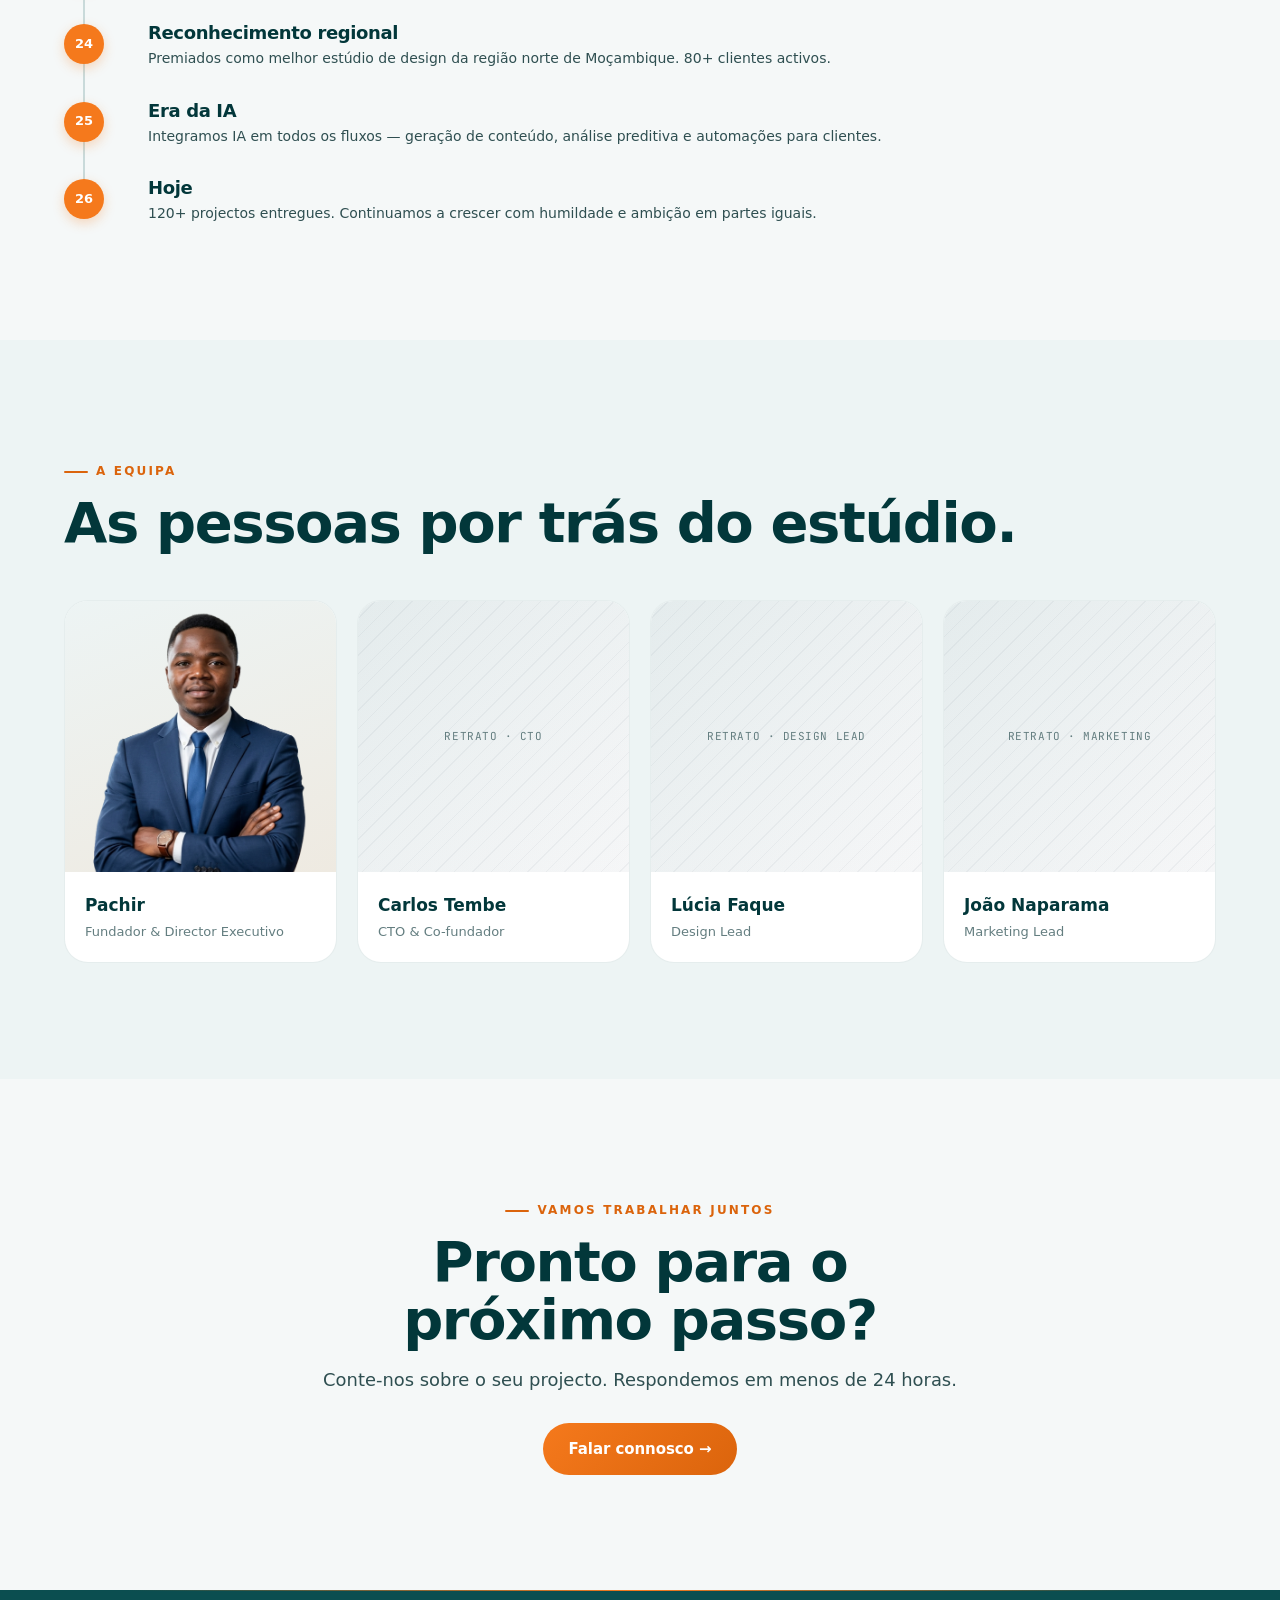
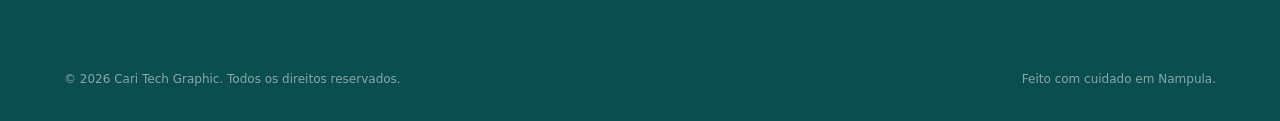
<file: sobre.html>
<!DOCTYPE html>
<html lang="pt">
<head>
  <meta charset="UTF-8" />
  <meta name="viewport" content="width=device-width, initial-scale=1.0" />
  <title>Sobre Nós — Cari Tech Graphic</title>
  <!-- PWA (aplicação instalável) -->
  <link rel="manifest" href="manifest.webmanifest?v=122" />
  <meta name="theme-color" content="#0B4E50" />
  <link rel="apple-touch-icon" href="assets/icons/apple-touch-icon.png?v=122" />
  <link rel="icon" href="assets/icons/icon-192.png?v=122" />
  <link rel="preconnect" href="https://fonts.googleapis.com">
  <link rel="preconnect" href="https://fonts.gstatic.com" crossorigin>
  <link href="https://fonts.googleapis.com/css2?family=Manrope:wght@400;500;600;700;800&family=JetBrains+Mono:wght@400;500&display=swap" rel="stylesheet">
  <link rel="stylesheet" href="assets/css/styles.css?v=122" />
  <link rel="stylesheet" href="assets/css/styles-sections.css?v=122" />
  <link rel="stylesheet" href="assets/css/styles-sections-2.css?v=122" />
  <link rel="stylesheet" href="assets/css/styles-modals.css?v=122" />
  <style>
    .about-hero {
      padding: 160px 0 80px;
      background: linear-gradient(160deg, var(--brand-deep), var(--brand-mid));
      color: #fff;
      position: relative;
      overflow: hidden;
    }
    .about-hero::after {
      content: '';
      position: absolute;
      width: 500px; height: 500px;
      background: radial-gradient(circle, var(--accent), transparent 70%);
      top: -100px; right: -100px;
      opacity: 0.4; filter: blur(60px);
    }
    .about-hero .container { position: relative; z-index: 1; }
    .about-hero h1 { color: #fff; max-width: 800px; }
    .about-hero .lede { color: rgba(255,255,255,0.78); }
    .about-hero .eyebrow { color: var(--accent); }
    .breadcrumb {
      display: inline-flex; gap: 8px; align-items: center;
      font-size: 12px; font-weight: 600;
      color: rgba(255,255,255,0.6); margin-bottom: 16px;
    }
    .breadcrumb a { color: rgba(255,255,255,0.85); }
    .breadcrumb a:hover { color: var(--accent); }
    .timeline {
      display: flex; flex-direction: column; gap: 32px;
      margin-top: 48px; position: relative;
    }
    .timeline::before {
      content: ''; position: absolute;
      left: 19px; top: 8px; bottom: 8px;
      width: 2px; background: var(--line-strong);
    }
    .tl-item {
      display: grid; grid-template-columns: 60px 1fr;
      gap: 24px; align-items: flex-start;
    }
    .tl-dot {
      width: 40px; height: 40px; border-radius: 50%;
      background: var(--accent); color: #fff;
      display: inline-flex; align-items: center; justify-content: center;
      font-weight: 800; font-size: 13px;
      box-shadow: 0 4px 12px var(--accent-glow);
      flex-shrink: 0; z-index: 1;
    }
    .tl-content h4 { font-size: 18px; margin-bottom: 4px; }
    .tl-content p { color: var(--ink-soft); font-size: 14px; line-height: 1.6; margin: 0; }
    .team-grid {
      display: grid; grid-template-columns: repeat(4, 1fr);
      gap: 20px; margin-top: 48px;
    }
    .team-card {
      background: var(--bg-elev);
      border: 1px solid var(--line);
      border-radius: var(--radius-lg);
      overflow: hidden;
      transition: transform 0.3s ease, box-shadow 0.3s ease;
    }
    .team-card:hover { transform: translateY(-6px); box-shadow: var(--shadow); }
    .team-photo {
      aspect-ratio: 1 / 1; background: var(--bg-soft);
    }
    .team-photo .placeholder-img { border-radius: 0; height: 100%; }
    .team-photo .team-img {
      width: 100%; height: 100%;
      object-fit: cover;
      object-position: center 18%;
      background: linear-gradient(160deg, var(--bg-soft), rgba(255,114,0,0.08));
    }
    .team-meta { padding: 20px; }
    .team-name { font-size: 17px; font-weight: 700; }
    .team-role { font-size: 13px; color: var(--ink-muted); margin-top: 2px; }
    .values-grid {
      display: grid; grid-template-columns: repeat(3, 1fr);
      gap: 24px; margin-top: 40px;
    }
    .value-card {
      padding: 32px;
      background: var(--bg-elev);
      border: 1px solid var(--line);
      border-radius: var(--radius-lg);
    }
    .value-icon {
      width: 56px; height: 56px; border-radius: 16px;
      background: linear-gradient(135deg, rgba(255,114,0,0.14), rgba(229,101,0,0.06));
      color: var(--accent);
      display: inline-flex; align-items: center; justify-content: center;
      margin-bottom: 16px;
    }
    .value-num {
      font-size: 12px; font-weight: 700; letter-spacing: 0.18em;
      color: var(--ink-muted); margin-bottom: 8px;
    }
    .value-card h4 { font-size: 20px; margin-bottom: 8px; }
    .value-card p { color: var(--ink-soft); font-size: 14px; margin: 0; }
    @media (max-width: 1024px) {
      .team-grid { grid-template-columns: repeat(2, 1fr); }
      .values-grid { grid-template-columns: 1fr; }
    }
    @media (max-width: 640px) {
      .team-grid { grid-template-columns: 1fr; }
    }

    /* Mission two-column with casual photo */
    .mission-split {
      display: grid;
      grid-template-columns: 1.1fr 0.9fr;
      gap: 56px;
      align-items: center;
    }
    .mission-figure {
      position: relative;
      border-radius: var(--radius-lg);
      background: linear-gradient(160deg, var(--bg-soft), rgba(255,114,0,0.07));
      border: 1px solid var(--line);
      min-height: 380px;
      display: flex;
      align-items: flex-end;
      justify-content: center;
      overflow: hidden;
    }
    .mission-figure::before {
      content: '';
      position: absolute;
      width: 320px; height: 320px;
      background: radial-gradient(circle, var(--accent), transparent 70%);
      top: -60px; right: -60px;
      opacity: 0.22; filter: blur(40px);
    }
    .mission-figure img {
      position: relative;
      width: 86%;
      max-height: 440px;
      object-fit: contain;
      object-position: bottom center;
      filter: drop-shadow(0 24px 40px rgba(0,0,0,0.18));
    }

    /* Founder feature */
    .founder-section { background: var(--brand-deep); color: #fff; }
    .founder-split {
      display: grid;
      grid-template-columns: 0.85fr 1.15fr;
      gap: 64px;
      align-items: center;
    }
    .founder-figure {
      position: relative;
      display: flex;
      align-items: flex-end;
      justify-content: center;
      min-height: 460px;
    }
    .founder-panel {
      position: absolute;
      left: 50%; bottom: 0;
      transform: translateX(-50%);
      width: 100%;
      max-width: 380px;
      height: 88%;
      border-radius: 28px;
      background: linear-gradient(165deg, var(--accent), var(--brand-mid));
      box-shadow: 0 30px 60px rgba(0,0,0,0.35);
    }
    .founder-figure img {
      position: relative;
      z-index: 1;
      width: 100%;
      max-width: 420px;
      object-fit: contain;
      object-position: bottom center;
      filter: drop-shadow(0 24px 30px rgba(0,0,0,0.35));
    }
    .founder-copy .eyebrow { color: var(--accent); }
    .founder-quote {
      font-size: clamp(22px, 2.4vw, 30px);
      line-height: 1.4;
      font-weight: 600;
      color: #fff;
      margin: 20px 0 28px;
      max-width: 600px;
      text-wrap: pretty;
    }
    .founder-name { font-size: 20px; font-weight: 800; }
    .founder-role { font-size: 14px; color: rgba(255,255,255,0.7); margin-top: 4px; }
    @media (max-width: 900px) {
      .mission-split { grid-template-columns: 1fr; gap: 32px; }
      .founder-split { grid-template-columns: 1fr; gap: 32px; }
      .founder-figure { min-height: 380px; }
    }
  </style>
</head>
<body>
  <header class="site-header scrolled">
    <div class="container site-header-inner">
      <a href="index.html" class="logo">
        <div class="logo-mark">
          <svg viewBox="0 0 32 32" fill="none">
            <defs><linearGradient id="lm" x1="0" x2="1"><stop offset="0" stop-color="#FF7200"/><stop offset="1" stop-color="#E56500"/></linearGradient></defs>
            <path d="M16 4 L28 11 L28 21 L16 28 L4 21 L4 11 Z" fill="url(#lm)" opacity="0.18"/>
            <path d="M16 4 L28 11 L28 21 L16 28 L4 21 L4 11 Z" stroke="url(#lm)" stroke-width="1.6" fill="none"/>
            <text x="16" y="20" text-anchor="middle" font-size="11" font-weight="800" fill="currentColor">C</text>
          </svg>
        </div>
        <span class="logo-text">
          <span class="logo-name">Cari Tech</span>
          <span class="logo-sub">Graphic</span>
        </span>
      </a>
      <nav class="site-nav">
        <a href="index.html#home">Início</a>
        <a href="sobre.html" style="color: var(--ink); font-weight: 700;">Sobre</a>
        <a href="index.html#services">Serviços</a>
        <a href="index.html#portfolio">Portfólio</a>
        <a href="index.html#contact">Contacto</a>
      </nav>
      <div class="site-actions">
        <a href="index.html#contact" class="btn btn-primary header-cta">
          Começar Agora
        </a>
      </div>
    </div>
  </header>

  <section class="about-hero">
    <div class="container">
      <div class="breadcrumb"><a href="index.html">Início</a> · Sobre Nós</div>
      <div class="eyebrow">A nossa história</div>
      <h1 class="h-display" style="font-size: clamp(40px, 5vw, 64px); margin-top: 16px;">
        Construímos a Cari Tech para colocar Nampula no mapa digital.
      </h1>
      <p class="lede" style="margin-top: 16px; max-width: 700px;">
        Somos uma equipa de designers, programadores e estrategistas que acreditam que boas marcas merecem boa tecnologia — independentemente de onde estejam.
      </p>
    </div>
  </section>

  <section class="section">
    <div class="container">
      <div class="mission-split">
        <div class="mission-copy">
          <div class="eyebrow">Missão</div>
          <h2 class="h-section" style="margin-top: 12px; max-width: 560px;">
            Tornar o digital acessível, bonito e mensurável para empresas em Moçambique.
          </h2>
          <p class="lede" style="margin-top: 16px;">
            Acreditamos que cada negócio — pequeno ou grande — merece uma presença digital à altura da sua ambição. Trabalhamos para fechar essa diferença, projecto a projecto.
          </p>
        </div>
        <div class="mission-figure">
          <img src="uploads/owner-casual.png" alt="Fundador da Cari Tech Graphic a trabalhar" />
        </div>
      </div>
    </div>
  </section>

  <section class="section founder-section">
    <div class="container">
      <div class="founder-split">
        <div class="founder-figure">
          <div class="founder-panel"></div>
          <img src="uploads/owner-portrait.png" alt="Pachir — Fundador da Cari Tech Graphic" />
        </div>
        <div class="founder-copy">
          <div class="eyebrow">Mensagem do fundador</div>
          <blockquote class="founder-quote">
            “Comecei a Cari Tech com uma convicção simples: o talento aqui não fica atrás de ninguém. Só precisava de uma plataforma à altura. Hoje, cada projecto que entregamos é uma prova disso.”
          </blockquote>
          <div class="founder-name">Pachir</div>
          <div class="founder-role">Fundador &amp; Director Executivo</div>
        </div>
      </div>
    </div>
  </section>

  <section class="section" style="background: var(--bg-soft);">
    <div class="container">
      <div class="eyebrow">Os nossos valores</div>
      <h2 class="h-section" style="margin-top: 12px;">Como pensamos e trabalhamos</h2>
      <div class="values-grid">
        <div class="value-card">
          <div class="value-num">01</div>
          <h4>Transparência radical</h4>
          <p>Mostramos os passos, os custos e os obstáculos. Sem surpresas no fim do projecto.</p>
        </div>
        <div class="value-card">
          <div class="value-num">02</div>
          <h4>Craft acima de pressa</h4>
          <p>Preferimos atrasar uma semana e entregar algo de que nos orgulhemos do que cumprir prazo com mediocridade.</p>
        </div>
        <div class="value-card">
          <div class="value-num">03</div>
          <h4>Parceria, não fornecimento</h4>
          <p>Não somos um vendor. Somos a equipa de design e tech que a sua empresa nunca teve internamente.</p>
        </div>
      </div>
    </div>
  </section>

  <section class="section">
    <div class="container">
      <div class="eyebrow">A nossa jornada</div>
      <h2 class="h-section" style="margin-top: 12px;">5 anos a construir.</h2>
      <div class="timeline">
        <div class="tl-item">
          <div class="tl-dot">21</div>
          <div class="tl-content">
            <h4>Fundação</h4>
            <p>A Cari Tech Graphic abre portas no Bairro Mutuanha com 3 fundadores e um foco claro: design e desenvolvimento web.</p>
          </div>
        </div>
        <div class="tl-item">
          <div class="tl-dot">22</div>
          <div class="tl-content">
            <h4>Primeiro grande cliente</h4>
            <p>Lançamos a plataforma do Banco Horizonte. O projecto define os nossos padrões de qualidade.</p>
          </div>
        </div>
        <div class="tl-item">
          <div class="tl-dot">23</div>
          <div class="tl-content">
            <h4>Equipa cresce</h4>
            <p>Chegamos a 12 pessoas e abrimos a divisão de marketing digital e gestão de redes sociais.</p>
          </div>
        </div>
        <div class="tl-item">
          <div class="tl-dot">24</div>
          <div class="tl-content">
            <h4>Reconhecimento regional</h4>
            <p>Premiados como melhor estúdio de design da região norte de Moçambique. 80+ clientes activos.</p>
          </div>
        </div>
        <div class="tl-item">
          <div class="tl-dot">25</div>
          <div class="tl-content">
            <h4>Era da IA</h4>
            <p>Integramos IA em todos os fluxos — geração de conteúdo, análise preditiva e automações para clientes.</p>
          </div>
        </div>
        <div class="tl-item">
          <div class="tl-dot">26</div>
          <div class="tl-content">
            <h4>Hoje</h4>
            <p>120+ projectos entregues. Continuamos a crescer com humildade e ambição em partes iguais.</p>
          </div>
        </div>
      </div>
    </div>
  </section>

  <section class="section" style="background: var(--bg-soft);">
    <div class="container">
      <div class="eyebrow">A equipa</div>
      <h2 class="h-section" style="margin-top: 12px;">As pessoas por trás do estúdio.</h2>
      <div class="team-grid">
        <div class="team-card">
          <div class="team-photo"><img class="team-img" src="uploads/owner-portrait.png" alt="Pachir" /></div>
          <div class="team-meta"><div class="team-name">Pachir</div><div class="team-role">Fundador &amp; Director Executivo</div></div>
        </div>
        <div class="team-card">
          <div class="team-photo"><div class="placeholder-img">retrato · CTO</div></div>
          <div class="team-meta"><div class="team-name">Carlos Tembe</div><div class="team-role">CTO & Co-fundador</div></div>
        </div>
        <div class="team-card">
          <div class="team-photo"><div class="placeholder-img">retrato · design lead</div></div>
          <div class="team-meta"><div class="team-name">Lúcia Faque</div><div class="team-role">Design Lead</div></div>
        </div>
        <div class="team-card">
          <div class="team-photo"><div class="placeholder-img">retrato · marketing</div></div>
          <div class="team-meta"><div class="team-name">João Naparama</div><div class="team-role">Marketing Lead</div></div>
        </div>
      </div>
    </div>
  </section>

  <section class="section">
    <div class="container" style="text-align: center; max-width: 700px; margin: 0 auto;">
      <div class="eyebrow">Vamos trabalhar juntos</div>
      <h2 class="h-section" style="margin: 12px 0 16px;">Pronto para o próximo passo?</h2>
      <p class="lede" style="margin: 0 auto 28px;">Conte-nos sobre o seu projecto. Respondemos em menos de 24 horas.</p>
      <a href="index.html#contact" class="btn btn-accent">Falar connosco →</a>
    </div>
  </section>

  <footer class="site-footer">
    <div class="container">
      <div class="footer-bottom" style="border-top: none; padding-top: 0;">
        <span>© 2026 Cari Tech Graphic. Todos os direitos reservados.</span>
        <span>Feito com cuidado em Nampula.</span>
      </div>
    </div>
  </footer>

  <script>
    // Aplica o logótipo personalizado (se definido no painel) ao cabeçalho e ao ícone.
    fetch('conteudo.php', { headers: { 'Accept': 'application/json' } })
      .then((r) => (r.ok ? r.json() : {}))
      .then((d) => {
        var b = (d && d.branding) || {};
        var logo = b.light || b.dark;   // esta página tem cabeçalho claro
        if (!logo) return;
        var el = document.querySelector('.site-header .logo');
        if (el) {
          el.innerHTML = '<img src="' + logo + '" alt="Cari Tech Graphic" style="height:40px;width:auto;display:block;" />';
        }
        var link = document.querySelector('link[rel~="icon"]') || document.createElement('link');
        link.rel = 'icon'; link.href = logo; document.head.appendChild(link);
      })
      .catch(function () {});
  </script>
  <script>if('serviceWorker' in navigator){window.addEventListener('load',function(){navigator.serviceWorker.register('sw.js').catch(function(){});});}</script>
</body>
</html>
</file>
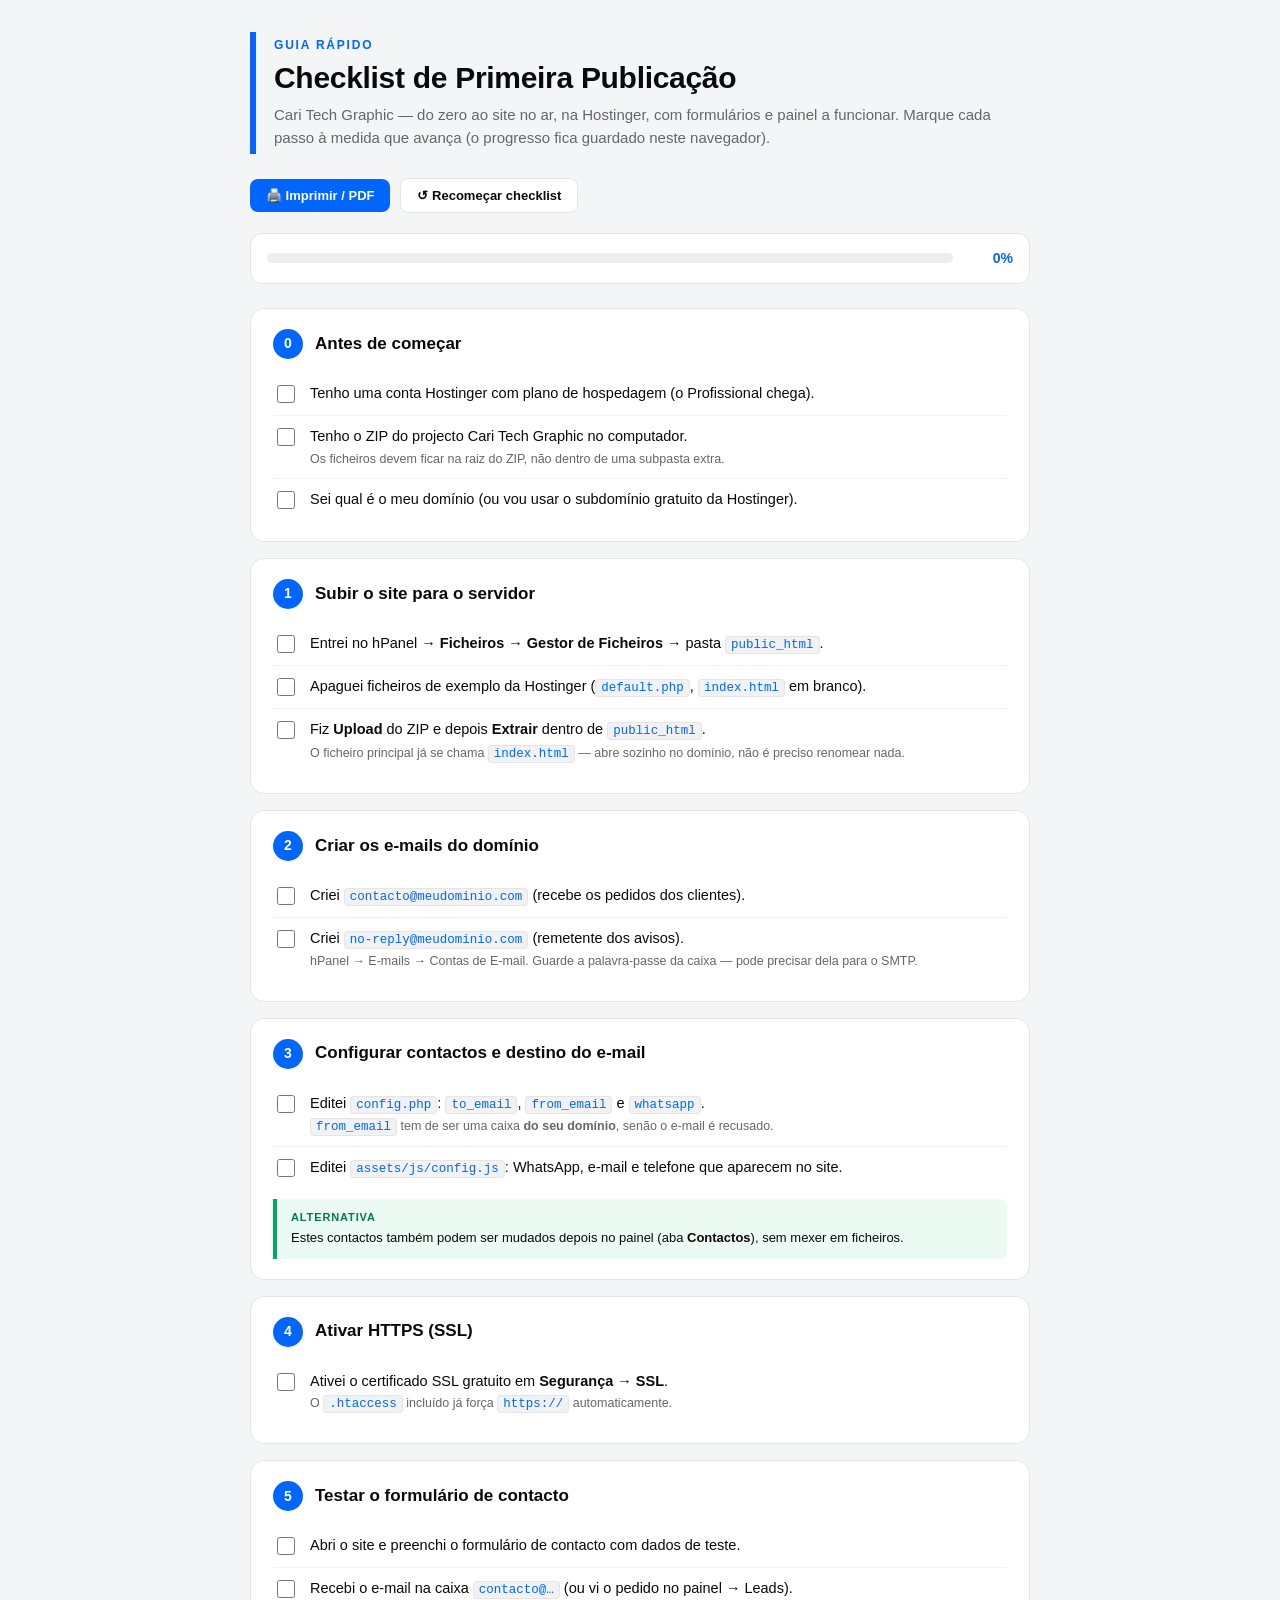
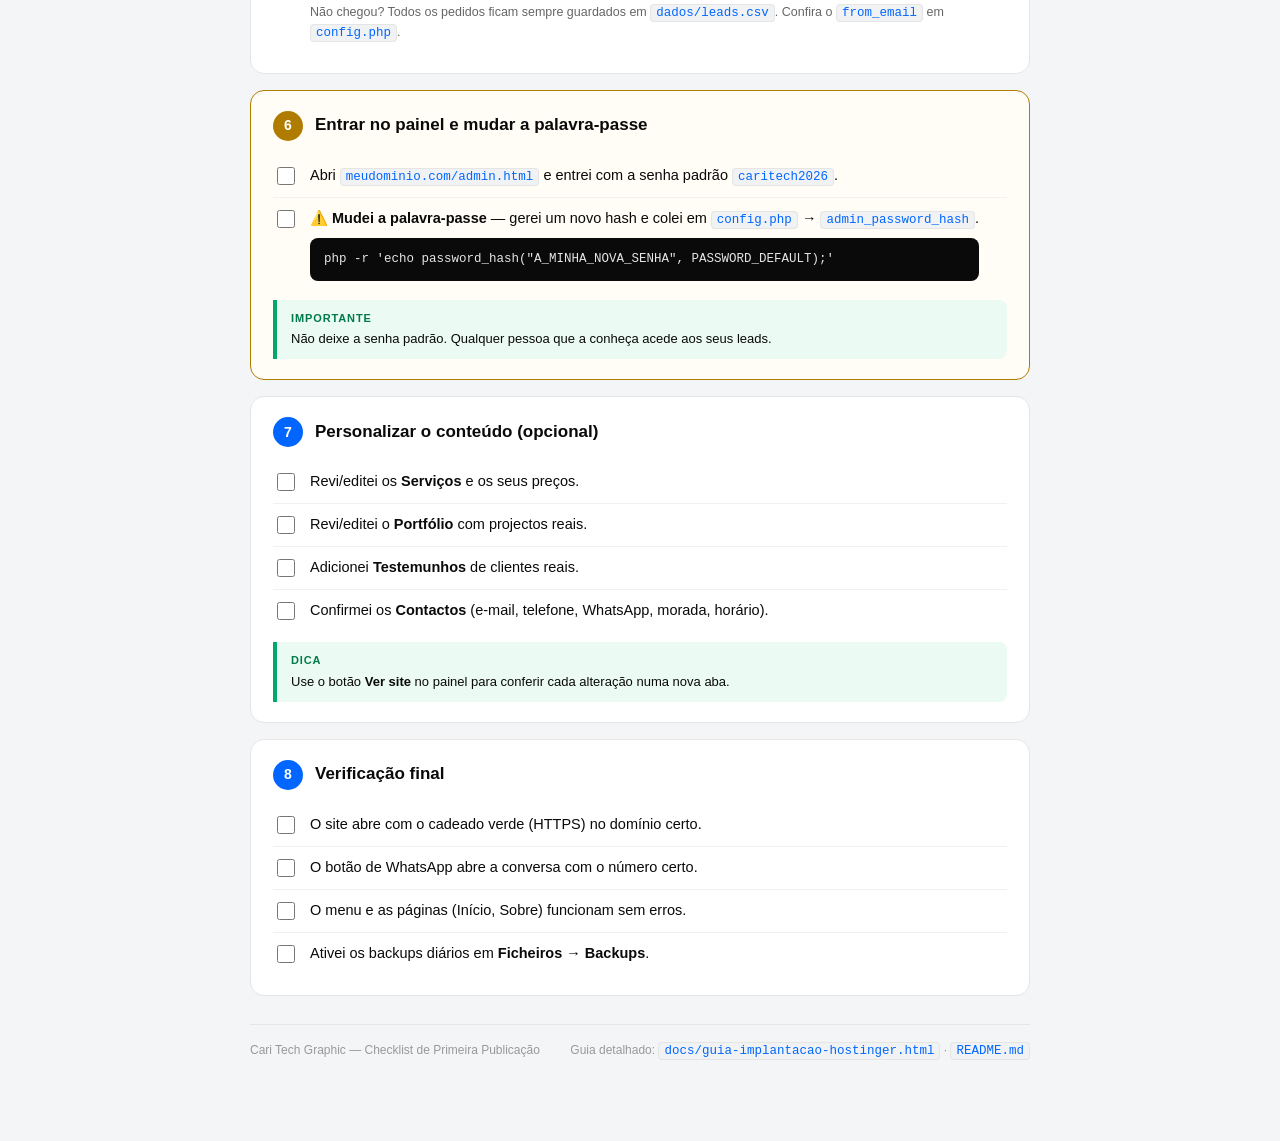
<file: docs/checklist-primeira-publicacao.html>
<!DOCTYPE html>
<html lang="pt">
<head>
<meta charset="UTF-8" />
<meta name="viewport" content="width=device-width, initial-scale=1.0" />
<title>Checklist de Primeira Publicação — Cari Tech Graphic</title>
<style>
  * { box-sizing: border-box; }
  :root { --blue: #0066ff; --ink: #0a0a0a; --muted: #666; --line: #e5e5e5; --ok: #00a86b; --warn: #b07c00; }
  html, body { margin: 0; padding: 0; font-family: 'Helvetica Neue', Arial, sans-serif; color: var(--ink); background: #f4f5f7; line-height: 1.55; }
  .wrap { max-width: 820px; margin: 0 auto; padding: 32px 20px 80px; }

  header.cover { border-left: 6px solid var(--blue); padding: 4px 0 4px 18px; margin-bottom: 24px; }
  header.cover .eyebrow { font-size: 12px; letter-spacing: 0.15em; text-transform: uppercase; color: var(--blue); font-weight: 700; margin: 0 0 6px; }
  header.cover h1 { font-size: 30px; line-height: 1.15; margin: 0 0 8px; font-weight: 800; letter-spacing: -0.01em; }
  header.cover .sub { font-size: 15px; color: var(--muted); margin: 0; }

  .toolbar { display: flex; gap: 10px; align-items: center; flex-wrap: wrap; margin-bottom: 20px; }
  .btn { border: none; border-radius: 8px; padding: 9px 16px; font-size: 13px; font-weight: 600; cursor: pointer; display: inline-flex; align-items: center; gap: 6px; }
  .btn-primary { background: var(--blue); color: #fff; }
  .btn-ghost { background: #fff; color: var(--ink); border: 1px solid var(--line); }

  .progress { background: #fff; border: 1px solid var(--line); border-radius: 12px; padding: 14px 16px; margin-bottom: 24px; display: flex; align-items: center; gap: 14px; }
  .progress-bar { flex: 1; height: 10px; background: #eceef1; border-radius: 999px; overflow: hidden; }
  .progress-fill { height: 100%; width: 0; background: linear-gradient(90deg, var(--blue), #4d94ff); transition: width 0.3s ease; }
  .progress-num { font-size: 14px; font-weight: 800; color: var(--blue); white-space: nowrap; min-width: 46px; text-align: right; }

  .card { background: #fff; border: 1px solid var(--line); border-radius: 14px; padding: 20px 22px; margin-bottom: 16px; }
  .card.highlight { border-color: var(--warn); background: #fffdf5; }
  .step-head { display: flex; align-items: center; gap: 12px; margin-bottom: 14px; }
  .step-num { flex: 0 0 30px; height: 30px; border-radius: 50%; background: var(--blue); color: #fff; font-weight: 800; font-size: 14px; display: flex; align-items: center; justify-content: center; }
  .card.highlight .step-num { background: var(--warn); }
  .step-head h2 { font-size: 17px; margin: 0; font-weight: 700; }

  ul.checks { list-style: none; margin: 0; padding: 0; }
  ul.checks li { display: flex; gap: 12px; padding: 9px 0; border-top: 1px solid #f0f1f3; }
  ul.checks li:first-child { border-top: none; }
  ul.checks input[type=checkbox] { margin-top: 3px; width: 18px; height: 18px; accent-color: var(--blue); cursor: pointer; flex: 0 0 auto; }
  ul.checks label { cursor: pointer; font-size: 14.5px; }
  ul.checks .hint { display: block; font-size: 12.5px; color: var(--muted); margin-top: 2px; }
  li.done label > span.main { text-decoration: line-through; color: #9aa0a6; }

  code { font-family: 'SF Mono', 'Courier New', monospace; background: #f1f2f4; border: 1px solid var(--line); padding: 1px 5px; border-radius: 4px; font-size: 12.5px; color: var(--blue); }
  pre { background: #0a0a0a; color: #e5e5e5; padding: 12px 14px; border-radius: 8px; font-family: 'SF Mono', 'Courier New', monospace; font-size: 12.5px; overflow-x: auto; margin: 8px 0 0; }
  .tip { border-left: 4px solid var(--ok); background: #ebfaf3; padding: 10px 14px; border-radius: 0 8px 8px 0; font-size: 13px; margin-top: 10px; }
  .tip .lab { font-weight: 700; color: #007a4d; text-transform: uppercase; font-size: 11px; letter-spacing: 0.08em; display: block; margin-bottom: 2px; }
  .done-banner { display: none; background: var(--ok); color: #fff; border-radius: 14px; padding: 20px 22px; margin-bottom: 16px; font-size: 15px; font-weight: 600; }
  .done-banner.show { display: block; }
  footer { margin-top: 28px; padding-top: 16px; border-top: 1px solid var(--line); font-size: 12px; color: #999; display: flex; justify-content: space-between; flex-wrap: wrap; gap: 8px; }

  @media print {
    body { background: #fff; }
    .toolbar, .progress { display: none; }
    .card, .done-banner { break-inside: avoid; border-color: #ccc; }
    a[href]::after { content: ''; }
  }
</style>
</head>
<body>
<div class="wrap">

  <header class="cover">
    <p class="eyebrow">Guia rápido</p>
    <h1>Checklist de Primeira Publicação</h1>
    <p class="sub">Cari Tech Graphic — do zero ao site no ar, na Hostinger, com formulários e painel a funcionar. Marque cada passo à medida que avança (o progresso fica guardado neste navegador).</p>
  </header>

  <div class="toolbar">
    <button class="btn btn-primary" onclick="window.print()">🖨️ Imprimir / PDF</button>
    <button class="btn btn-ghost" onclick="resetAll()">↺ Recomeçar checklist</button>
  </div>

  <div class="progress">
    <div class="progress-bar"><div class="progress-fill" id="fill"></div></div>
    <div class="progress-num" id="pnum">0%</div>
  </div>

  <div class="done-banner" id="doneBanner">🎉 Tudo pronto! O seu site está no ar e a receber clientes. Bom trabalho.</div>

  <!-- 0 -->
  <div class="card">
    <div class="step-head"><div class="step-num">0</div><h2>Antes de começar</h2></div>
    <ul class="checks">
      <li><input type="checkbox" id="c0a"><label for="c0a"><span class="main">Tenho uma conta Hostinger com plano de hospedagem (o Profissional chega).</span></label></li>
      <li><input type="checkbox" id="c0b"><label for="c0b"><span class="main">Tenho o ZIP do projecto Cari Tech Graphic no computador.</span><span class="hint">Os ficheiros devem ficar na raiz do ZIP, não dentro de uma subpasta extra.</span></label></li>
      <li><input type="checkbox" id="c0c"><label for="c0c"><span class="main">Sei qual é o meu domínio (ou vou usar o subdomínio gratuito da Hostinger).</span></label></li>
    </ul>
  </div>

  <!-- 1 -->
  <div class="card">
    <div class="step-head"><div class="step-num">1</div><h2>Subir o site para o servidor</h2></div>
    <ul class="checks">
      <li><input type="checkbox" id="c1a"><label for="c1a"><span class="main">Entrei no hPanel → <strong>Ficheiros → Gestor de Ficheiros</strong> → pasta <code>public_html</code>.</span></label></li>
      <li><input type="checkbox" id="c1b"><label for="c1b"><span class="main">Apaguei ficheiros de exemplo da Hostinger (<code>default.php</code>, <code>index.html</code> em branco).</span></label></li>
      <li><input type="checkbox" id="c1c"><label for="c1c"><span class="main">Fiz <strong>Upload</strong> do ZIP e depois <strong>Extrair</strong> dentro de <code>public_html</code>.</span><span class="hint">O ficheiro principal já se chama <code>index.html</code> — abre sozinho no domínio, não é preciso renomear nada.</span></label></li>
    </ul>
  </div>

  <!-- 2 -->
  <div class="card">
    <div class="step-head"><div class="step-num">2</div><h2>Criar os e-mails do domínio</h2></div>
    <ul class="checks">
      <li><input type="checkbox" id="c2a"><label for="c2a"><span class="main">Criei <code>contacto@meudominio.com</code> (recebe os pedidos dos clientes).</span></label></li>
      <li><input type="checkbox" id="c2b"><label for="c2b"><span class="main">Criei <code>no-reply@meudominio.com</code> (remetente dos avisos).</span><span class="hint">hPanel → E-mails → Contas de E-mail. Guarde a palavra-passe da caixa — pode precisar dela para o SMTP.</span></label></li>
    </ul>
  </div>

  <!-- 3 -->
  <div class="card">
    <div class="step-head"><div class="step-num">3</div><h2>Configurar contactos e destino do e-mail</h2></div>
    <ul class="checks">
      <li><input type="checkbox" id="c3a"><label for="c3a"><span class="main">Editei <code>config.php</code>: <code>to_email</code>, <code>from_email</code> e <code>whatsapp</code>.</span><span class="hint"><code>from_email</code> tem de ser uma caixa <strong>do seu domínio</strong>, senão o e-mail é recusado.</span></label></li>
      <li><input type="checkbox" id="c3b"><label for="c3b"><span class="main">Editei <code>assets/js/config.js</code>: WhatsApp, e-mail e telefone que aparecem no site.</span></label></li>
    </ul>
    <div class="tip"><span class="lab">Alternativa</span> Estes contactos também podem ser mudados depois no painel (aba <strong>Contactos</strong>), sem mexer em ficheiros.</div>
  </div>

  <!-- 4 -->
  <div class="card">
    <div class="step-head"><div class="step-num">4</div><h2>Ativar HTTPS (SSL)</h2></div>
    <ul class="checks">
      <li><input type="checkbox" id="c4a"><label for="c4a"><span class="main">Ativei o certificado SSL gratuito em <strong>Segurança → SSL</strong>.</span><span class="hint">O <code>.htaccess</code> incluído já força <code>https://</code> automaticamente.</span></label></li>
    </ul>
  </div>

  <!-- 5 -->
  <div class="card">
    <div class="step-head"><div class="step-num">5</div><h2>Testar o formulário de contacto</h2></div>
    <ul class="checks">
      <li><input type="checkbox" id="c5a"><label for="c5a"><span class="main">Abri o site e preenchi o formulário de contacto com dados de teste.</span></label></li>
      <li><input type="checkbox" id="c5b"><label for="c5b"><span class="main">Recebi o e-mail na caixa <code>contacto@…</code> (ou vi o pedido no painel → Leads).</span><span class="hint">Não chegou? Todos os pedidos ficam sempre guardados em <code>dados/leads.csv</code>. Confira o <code>from_email</code> em <code>config.php</code>.</span></label></li>
    </ul>
  </div>

  <!-- 6 -->
  <div class="card highlight">
    <div class="step-head"><div class="step-num">6</div><h2>Entrar no painel e mudar a palavra-passe</h2></div>
    <ul class="checks">
      <li><input type="checkbox" id="c6a"><label for="c6a"><span class="main">Abri <code>meudominio.com/admin.html</code> e entrei com a senha padrão <code>caritech2026</code>.</span></label></li>
      <li><input type="checkbox" id="c6b"><label for="c6b"><span class="main">⚠️ <strong>Mudei a palavra-passe</strong> — gerei um novo hash e colei em <code>config.php</code> → <code>admin_password_hash</code>.</span>
        <pre>php -r 'echo password_hash("A_MINHA_NOVA_SENHA", PASSWORD_DEFAULT);'</pre>
      </label></li>
    </ul>
    <div class="tip"><span class="lab">Importante</span> Não deixe a senha padrão. Qualquer pessoa que a conheça acede aos seus leads.</div>
  </div>

  <!-- 7 -->
  <div class="card">
    <div class="step-head"><div class="step-num">7</div><h2>Personalizar o conteúdo (opcional)</h2></div>
    <ul class="checks">
      <li><input type="checkbox" id="c7a"><label for="c7a"><span class="main">Revi/editei os <strong>Serviços</strong> e os seus preços.</span></label></li>
      <li><input type="checkbox" id="c7b"><label for="c7b"><span class="main">Revi/editei o <strong>Portfólio</strong> com projectos reais.</span></label></li>
      <li><input type="checkbox" id="c7c"><label for="c7c"><span class="main">Adicionei <strong>Testemunhos</strong> de clientes reais.</span></label></li>
      <li><input type="checkbox" id="c7d"><label for="c7d"><span class="main">Confirmei os <strong>Contactos</strong> (e-mail, telefone, WhatsApp, morada, horário).</span></label></li>
    </ul>
    <div class="tip"><span class="lab">Dica</span> Use o botão <strong>Ver site</strong> no painel para conferir cada alteração numa nova aba.</div>
  </div>

  <!-- 8 -->
  <div class="card">
    <div class="step-head"><div class="step-num">8</div><h2>Verificação final</h2></div>
    <ul class="checks">
      <li><input type="checkbox" id="c8a"><label for="c8a"><span class="main">O site abre com o cadeado verde (HTTPS) no domínio certo.</span></label></li>
      <li><input type="checkbox" id="c8b"><label for="c8b"><span class="main">O botão de WhatsApp abre a conversa com o número certo.</span></label></li>
      <li><input type="checkbox" id="c8c"><label for="c8c"><span class="main">O menu e as páginas (Início, Sobre) funcionam sem erros.</span></label></li>
      <li><input type="checkbox" id="c8d"><label for="c8d"><span class="main">Ativei os backups diários em <strong>Ficheiros → Backups</strong>.</span></label></li>
    </ul>
  </div>

  <footer>
    <span>Cari Tech Graphic — Checklist de Primeira Publicação</span>
    <span>Guia detalhado: <code>docs/guia-implantacao-hostinger.html</code> · <code>README.md</code></span>
  </footer>
</div>

<script>
  const KEY = 'ctg_checklist_v1';
  const boxes = Array.from(document.querySelectorAll('input[type=checkbox]'));

  function load() {
    let saved = {};
    try { saved = JSON.parse(localStorage.getItem(KEY) || '{}'); } catch (e) {}
    boxes.forEach((b) => { b.checked = !!saved[b.id]; syncRow(b); });
    updateProgress();
  }
  function save() {
    const data = {};
    boxes.forEach((b) => { if (b.checked) data[b.id] = true; });
    try { localStorage.setItem(KEY, JSON.stringify(data)); } catch (e) {}
  }
  function syncRow(b) { b.closest('li').classList.toggle('done', b.checked); }
  function updateProgress() {
    const total = boxes.length;
    const done = boxes.filter((b) => b.checked).length;
    const pct = Math.round((done / total) * 100);
    document.getElementById('fill').style.width = pct + '%';
    document.getElementById('pnum').textContent = pct + '%';
    document.getElementById('doneBanner').classList.toggle('show', done === total);
  }
  boxes.forEach((b) => b.addEventListener('change', () => { syncRow(b); save(); updateProgress(); }));
  function resetAll() {
    if (!confirm('Recomeçar a checklist? Todas as marcas serão apagadas.')) return;
    boxes.forEach((b) => { b.checked = false; syncRow(b); });
    save(); updateProgress();
  }
  load();
</script>
</body>
</html>
</file>
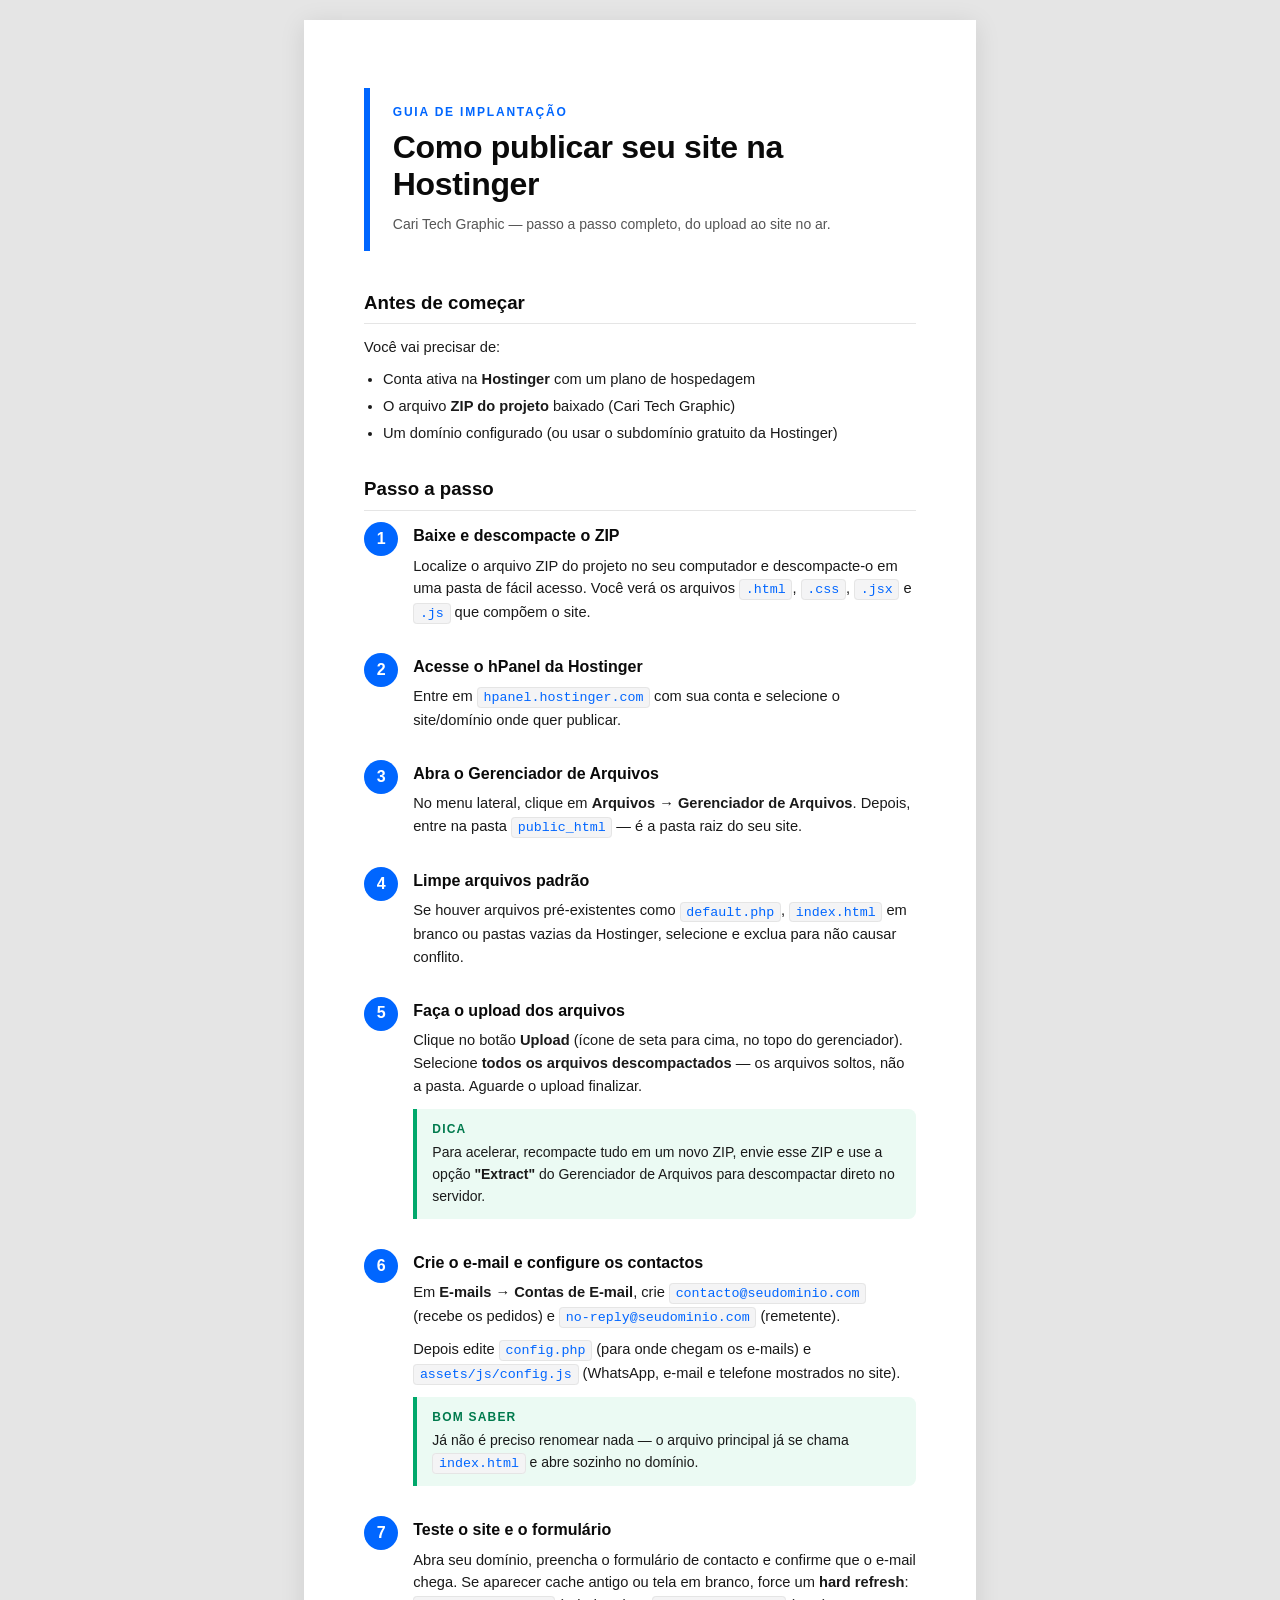
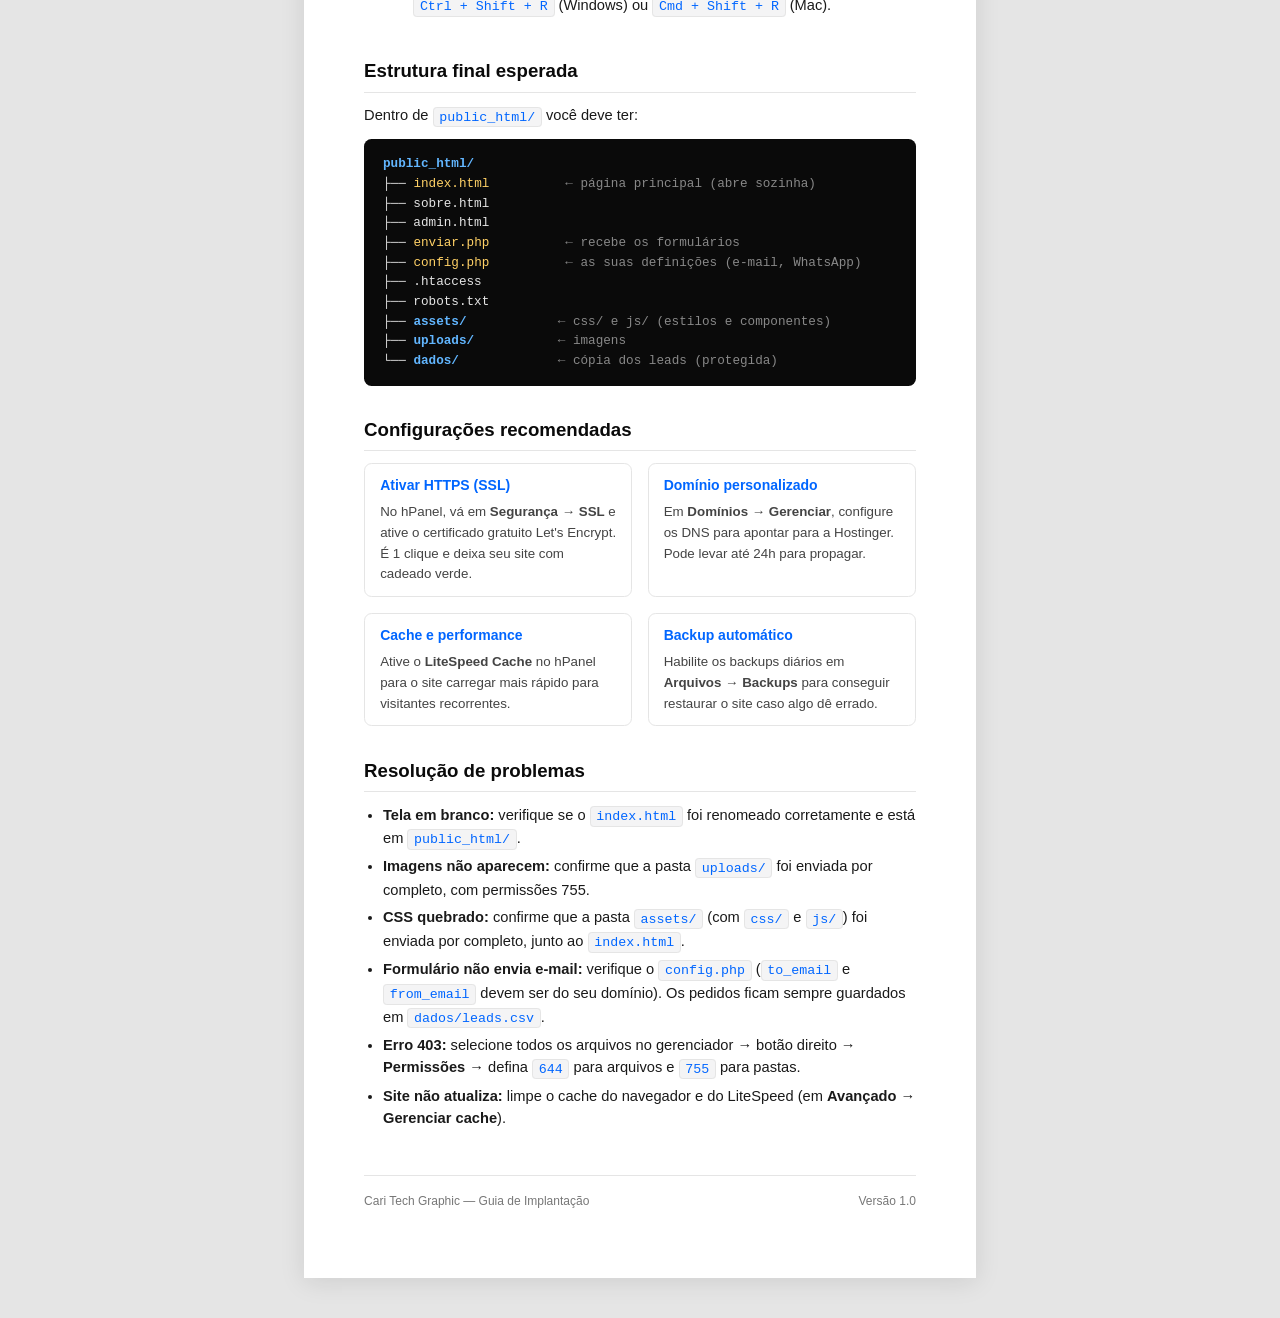
<file: docs/guia-implantacao-hostinger.html>
<!DOCTYPE html>
<html lang="pt-BR">
<head>
<meta charset="UTF-8">
<title>Guia de Implantação na Hostinger - Cari Tech Graphic</title>
<style>
  @page {
    size: A4;
    margin: 18mm 16mm 18mm 16mm;
  }
  * { box-sizing: border-box; }
  html, body {
    margin: 0;
    padding: 0;
    font-family: 'Helvetica Neue', Arial, sans-serif;
    color: #1a1a1a;
    font-size: 11pt;
    line-height: 1.55;
    background: #fff;
  }
  .page {
    max-width: 178mm;
    margin: 0 auto;
    padding: 0;
  }
  header.cover {
    border-left: 6px solid #0066ff;
    padding: 4mm 0 4mm 6mm;
    margin-bottom: 10mm;
  }
  header.cover .eyebrow {
    font-size: 9pt;
    letter-spacing: 0.15em;
    text-transform: uppercase;
    color: #0066ff;
    font-weight: 700;
    margin: 0 0 2mm 0;
  }
  header.cover h1 {
    font-size: 24pt;
    line-height: 1.15;
    margin: 0 0 3mm 0;
    font-weight: 800;
    color: #0a0a0a;
    letter-spacing: -0.01em;
  }
  header.cover .sub {
    font-size: 10.5pt;
    color: #555;
    margin: 0;
  }

  h2 {
    font-size: 14pt;
    margin: 8mm 0 3mm 0;
    color: #0a0a0a;
    font-weight: 700;
    page-break-after: avoid;
    border-bottom: 1.5px solid #e5e5e5;
    padding-bottom: 1.5mm;
  }
  h3 {
    font-size: 11.5pt;
    margin: 5mm 0 1.5mm 0;
    color: #0066ff;
    font-weight: 700;
    page-break-after: avoid;
  }
  p { margin: 0 0 2.5mm 0; }
  ul, ol { margin: 0 0 3mm 0; padding-left: 5mm; }
  li { margin-bottom: 1.2mm; }

  .step {
    display: flex;
    gap: 4mm;
    margin-bottom: 5mm;
    page-break-inside: avoid;
  }
  .step-num {
    flex: 0 0 9mm;
    height: 9mm;
    border-radius: 50%;
    background: #0066ff;
    color: #fff;
    font-weight: 800;
    font-size: 12pt;
    display: flex;
    align-items: center;
    justify-content: center;
  }
  .step-body { flex: 1; padding-top: 0.5mm; }
  .step-body h3 { margin-top: 0; color: #0a0a0a; font-size: 12pt; }

  code, .code {
    font-family: 'Courier New', Courier, monospace;
    background: #f4f4f5;
    border: 1px solid #e5e5e5;
    padding: 0.5mm 1.5mm;
    border-radius: 1mm;
    font-size: 10pt;
    color: #0066ff;
  }
  pre {
    background: #0a0a0a;
    color: #e5e5e5;
    padding: 4mm 5mm;
    border-radius: 2mm;
    font-family: 'Courier New', Courier, monospace;
    font-size: 9.5pt;
    line-height: 1.55;
    overflow-x: auto;
    margin: 3mm 0;
    page-break-inside: avoid;
  }
  pre .dir { color: #62b6ff; font-weight: 700; }
  pre .hi { color: #ffd166; }
  pre .cm { color: #888; }

  .alert {
    border-left: 4px solid #ffb800;
    background: #fff8e6;
    padding: 3mm 4mm;
    margin: 3mm 0;
    border-radius: 0 2mm 2mm 0;
    font-size: 10.5pt;
    page-break-inside: avoid;
  }
  .alert.tip {
    border-left-color: #00a86b;
    background: #ebfaf3;
  }
  .alert .label {
    font-weight: 700;
    font-size: 9pt;
    letter-spacing: 0.1em;
    text-transform: uppercase;
    color: #b07c00;
    display: block;
    margin-bottom: 1mm;
  }
  .alert.tip .label { color: #007a4d; }

  footer {
    margin-top: 12mm;
    padding-top: 4mm;
    border-top: 1px solid #e5e5e5;
    font-size: 9pt;
    color: #777;
    display: flex;
    justify-content: space-between;
  }

  .grid-2 {
    display: grid;
    grid-template-columns: 1fr 1fr;
    gap: 4mm;
    margin: 3mm 0;
  }
  .card {
    border: 1px solid #e5e5e5;
    border-radius: 2mm;
    padding: 3mm 4mm;
    page-break-inside: avoid;
  }
  .card h4 {
    margin: 0 0 1.5mm 0;
    font-size: 10.5pt;
    color: #0066ff;
  }
  .card p { font-size: 10pt; margin: 0; color: #444; }

  .page-break { page-break-before: always; }

  @media screen {
    body { background: #e5e5e5; padding: 20px; }
    .page {
      background: #fff;
      padding: 18mm 16mm;
      box-shadow: 0 4px 24px rgba(0,0,0,0.1);
      min-height: 297mm;
      width: 210mm;
      margin-bottom: 20px;
    }
  }
</style>
</head>
<body>

<div class="page">

  <header class="cover">
    <p class="eyebrow">Guia de Implantação</p>
    <h1>Como publicar seu site na Hostinger</h1>
    <p class="sub">Cari Tech Graphic — passo a passo completo, do upload ao site no ar.</p>
  </header>

  <h2>Antes de começar</h2>
  <p>Você vai precisar de:</p>
  <ul>
    <li>Conta ativa na <strong>Hostinger</strong> com um plano de hospedagem</li>
    <li>O arquivo <strong>ZIP do projeto</strong> baixado (Cari Tech Graphic)</li>
    <li>Um domínio configurado (ou usar o subdomínio gratuito da Hostinger)</li>
  </ul>

  <h2>Passo a passo</h2>

  <div class="step">
    <div class="step-num">1</div>
    <div class="step-body">
      <h3>Baixe e descompacte o ZIP</h3>
      <p>Localize o arquivo ZIP do projeto no seu computador e descompacte-o em uma pasta de fácil acesso. Você verá os arquivos <code>.html</code>, <code>.css</code>, <code>.jsx</code> e <code>.js</code> que compõem o site.</p>
    </div>
  </div>

  <div class="step">
    <div class="step-num">2</div>
    <div class="step-body">
      <h3>Acesse o hPanel da Hostinger</h3>
      <p>Entre em <code>hpanel.hostinger.com</code> com sua conta e selecione o site/domínio onde quer publicar.</p>
    </div>
  </div>

  <div class="step">
    <div class="step-num">3</div>
    <div class="step-body">
      <h3>Abra o Gerenciador de Arquivos</h3>
      <p>No menu lateral, clique em <strong>Arquivos → Gerenciador de Arquivos</strong>. Depois, entre na pasta <code>public_html</code> — é a pasta raiz do seu site.</p>
    </div>
  </div>

  <div class="step">
    <div class="step-num">4</div>
    <div class="step-body">
      <h3>Limpe arquivos padrão</h3>
      <p>Se houver arquivos pré-existentes como <code>default.php</code>, <code>index.html</code> em branco ou pastas vazias da Hostinger, selecione e exclua para não causar conflito.</p>
    </div>
  </div>

  <div class="step">
    <div class="step-num">5</div>
    <div class="step-body">
      <h3>Faça o upload dos arquivos</h3>
      <p>Clique no botão <strong>Upload</strong> (ícone de seta para cima, no topo do gerenciador). Selecione <strong>todos os arquivos descompactados</strong> — os arquivos soltos, não a pasta. Aguarde o upload finalizar.</p>
      <div class="alert tip">
        <span class="label">Dica</span>
        Para acelerar, recompacte tudo em um novo ZIP, envie esse ZIP e use a opção <strong>"Extract"</strong> do Gerenciador de Arquivos para descompactar direto no servidor.
      </div>
    </div>
  </div>

  <div class="step">
    <div class="step-num">6</div>
    <div class="step-body">
      <h3>Crie o e-mail e configure os contactos</h3>
      <p>Em <strong>E-mails → Contas de E-mail</strong>, crie <code>contacto@seudominio.com</code> (recebe os pedidos) e <code>no-reply@seudominio.com</code> (remetente).</p>
      <p>Depois edite <code>config.php</code> (para onde chegam os e-mails) e <code>assets/js/config.js</code> (WhatsApp, e-mail e telefone mostrados no site).</p>
      <div class="alert tip">
        <span class="label">Bom saber</span>
        Já não é preciso renomear nada — o arquivo principal já se chama <code>index.html</code> e abre sozinho no domínio.
      </div>
    </div>
  </div>

  <div class="step">
    <div class="step-num">7</div>
    <div class="step-body">
      <h3>Teste o site e o formulário</h3>
      <p>Abra seu domínio, preencha o formulário de contacto e confirme que o e-mail chega. Se aparecer cache antigo ou tela em branco, force um <strong>hard refresh</strong>: <code>Ctrl + Shift + R</code> (Windows) ou <code>Cmd + Shift + R</code> (Mac).</p>
    </div>
  </div>

  <h2>Estrutura final esperada</h2>
  <p>Dentro de <code>public_html/</code> você deve ter:</p>
<pre><span class="dir">public_html/</span>
├── <span class="hi">index.html</span>          <span class="cm">← página principal (abre sozinha)</span>
├── sobre.html
├── admin.html
├── <span class="hi">enviar.php</span>          <span class="cm">← recebe os formulários</span>
├── <span class="hi">config.php</span>          <span class="cm">← as suas definições (e-mail, WhatsApp)</span>
├── .htaccess
├── robots.txt
├── <span class="dir">assets/</span>            <span class="cm">← css/ e js/ (estilos e componentes)</span>
├── <span class="dir">uploads/</span>           <span class="cm">← imagens</span>
└── <span class="dir">dados/</span>             <span class="cm">← cópia dos leads (protegida)</span></pre>

  <h2>Configurações recomendadas</h2>

  <div class="grid-2">
    <div class="card">
      <h4>Ativar HTTPS (SSL)</h4>
      <p>No hPanel, vá em <strong>Segurança → SSL</strong> e ative o certificado gratuito Let's Encrypt. É 1 clique e deixa seu site com cadeado verde.</p>
    </div>
    <div class="card">
      <h4>Domínio personalizado</h4>
      <p>Em <strong>Domínios → Gerenciar</strong>, configure os DNS para apontar para a Hostinger. Pode levar até 24h para propagar.</p>
    </div>
    <div class="card">
      <h4>Cache e performance</h4>
      <p>Ative o <strong>LiteSpeed Cache</strong> no hPanel para o site carregar mais rápido para visitantes recorrentes.</p>
    </div>
    <div class="card">
      <h4>Backup automático</h4>
      <p>Habilite os backups diários em <strong>Arquivos → Backups</strong> para conseguir restaurar o site caso algo dê errado.</p>
    </div>
  </div>

  <h2>Resolução de problemas</h2>
  <ul>
    <li><strong>Tela em branco:</strong> verifique se o <code>index.html</code> foi renomeado corretamente e está em <code>public_html/</code>.</li>
    <li><strong>Imagens não aparecem:</strong> confirme que a pasta <code>uploads/</code> foi enviada por completo, com permissões 755.</li>
    <li><strong>CSS quebrado:</strong> confirme que a pasta <code>assets/</code> (com <code>css/</code> e <code>js/</code>) foi enviada por completo, junto ao <code>index.html</code>.</li>
    <li><strong>Formulário não envia e-mail:</strong> verifique o <code>config.php</code> (<code>to_email</code> e <code>from_email</code> devem ser do seu domínio). Os pedidos ficam sempre guardados em <code>dados/leads.csv</code>.</li>
    <li><strong>Erro 403:</strong> selecione todos os arquivos no gerenciador → botão direito → <strong>Permissões</strong> → defina <code>644</code> para arquivos e <code>755</code> para pastas.</li>
    <li><strong>Site não atualiza:</strong> limpe o cache do navegador e do LiteSpeed (em <strong>Avançado → Gerenciar cache</strong>).</li>
  </ul>

  <footer>
    <span>Cari Tech Graphic — Guia de Implantação</span>
    <span>Versão 1.0</span>
  </footer>

</div>

</body>
</html>
</file>
<file: assets/css/styles.css>
/* ============================================
   CARI TECH GRAPHIC — Design System
   ============================================ */

:root {
  /* Brand — vivo mas profissional (equilíbrio) */
  --brand-deep: #0B4E50;
  --brand-deep-2: #073E40;
  --brand-mid: #148486;
  --accent: #F5791C;
  --accent-2: #DB640C;
  --accent-glow: rgba(245, 121, 28, 0.28);

  /* Neutrals — light */
  --bg: #F5F8F8;
  --bg-elev: #FFFFFF;
  --bg-soft: #EDF4F4;
  --ink: #02373A;
  --ink-soft: #2F4F51;
  --ink-muted: #647E80;
  --line: rgba(2, 82, 84, 0.10);
  --line-strong: rgba(2, 82, 84, 0.18);

  /* Semantic */
  --success: #10B981;
  --warning: #F59E0B;
  --danger: #EF4444;

  /* Density */
  --space-unit: 8px;
  --section-pad: clamp(64px, 9vw, 128px);
  --container: 1200px;
  --radius-sm: 10px;
  --radius: 16px;
  --radius-lg: 24px;
  --radius-xl: 32px;

  /* Type — Inter para um look mais limpo e profissional */
  --font-sans: 'Inter', -apple-system, system-ui, sans-serif;
  --font-display: 'Inter', -apple-system, system-ui, sans-serif;

  /* Shadow */
  --shadow-sm: 0 1px 2px rgba(11, 31, 58, 0.04), 0 2px 8px rgba(11, 31, 58, 0.04);
  --shadow: 0 4px 12px rgba(11, 31, 58, 0.06), 0 12px 32px rgba(11, 31, 58, 0.08);
  --shadow-lg: 0 12px 24px rgba(11, 31, 58, 0.10), 0 32px 64px rgba(11, 31, 58, 0.14);
  --shadow-glow: 0 8px 32px var(--accent-glow);
}

/* Dark theme */
[data-theme="dark"] {
  --bg: #021F21;
  --bg-elev: #03393B;
  --bg-soft: #044A4D;
  --ink: #ECFAFA;
  --ink-soft: #C5DCDC;
  --ink-muted: #82A2A4;
  --line: rgba(255, 255, 255, 0.08);
  --line-strong: rgba(255, 255, 255, 0.16);
  --shadow-sm: 0 1px 2px rgba(0, 0, 0, 0.3), 0 2px 8px rgba(0, 0, 0, 0.2);
  --shadow: 0 4px 12px rgba(0, 0, 0, 0.3), 0 12px 32px rgba(0, 0, 0, 0.4);
  --shadow-lg: 0 12px 24px rgba(0, 0, 0, 0.5), 0 32px 64px rgba(0, 0, 0, 0.5);
}

/* Density modes */
[data-density="cozy"] {
  --section-pad: clamp(48px, 6vw, 88px);
}
[data-density="spacious"] {
  --section-pad: clamp(80px, 12vw, 160px);
}

/* ============================================
   Base
   ============================================ */

* { box-sizing: border-box; }
html, body { margin: 0; padding: 0; }

body {
  font-family: var(--font-sans);
  background: var(--bg);
  color: var(--ink);
  font-size: 16px;
  line-height: 1.6;
  -webkit-font-smoothing: antialiased;
  -moz-osx-font-smoothing: grayscale;
  overflow-x: hidden;
  transition: background 0.4s ease, color 0.4s ease;
}

img { max-width: 100%; display: block; }
a { color: inherit; text-decoration: none; }

button {
  font-family: inherit;
  cursor: pointer;
  border: none;
  background: none;
  color: inherit;
}

input, textarea, select {
  font-family: inherit;
  color: inherit;
}

::selection {
  background: var(--accent);
  color: #fff;
}
#dotted-surface {
  position: fixed;
  inset: 0;
  z-index: 0;
  pointer-events: none;
  opacity: 0.55;
  mask-image: linear-gradient(180deg, #000 0%, #000 60%, transparent 100%);
  -webkit-mask-image: linear-gradient(180deg, #000 0%, #000 60%, transparent 100%);
}
[data-theme="dark"] #dotted-surface { opacity: 0.7; }
#root { position: relative; z-index: 1; }
.hero { background: transparent !important; }

/* ============================================
   Typography
   ============================================ */

h1, h2, h3, h4 {
  font-family: var(--font-display);
  font-weight: 700;
  line-height: 1.05;
  letter-spacing: -0.02em;
  margin: 0;
  color: var(--ink);
}

.eyebrow {
  display: inline-flex;
  align-items: center;
  gap: 8px;
  font-size: 12px;
  font-weight: 700;
  letter-spacing: 0.18em;
  text-transform: uppercase;
  color: var(--accent-2);
}
[data-theme="dark"] .eyebrow { color: var(--accent); }

.eyebrow::before {
  content: '';
  width: 24px;
  height: 1.5px;
  background: currentColor;
  border-radius: 2px;
}

.h-display {
  font-size: clamp(40px, 6.4vw, 84px);
  font-weight: 700;
  letter-spacing: -0.035em;
  line-height: 0.98;
}

.h-section {
  font-size: clamp(32px, 4.4vw, 56px);
  letter-spacing: -0.025em;
  line-height: 1.05;
}

.lede {
  font-size: clamp(16px, 1.4vw, 19px);
  color: var(--ink-soft);
  line-height: 1.6;
  max-width: 60ch;
}

.gradient-text {
  background: linear-gradient(135deg, var(--brand-deep) 0%, var(--accent) 100%);
  -webkit-background-clip: text;
  background-clip: text;
  color: transparent;
}
[data-theme="dark"] .gradient-text {
  background: linear-gradient(135deg, var(--ink) 0%, var(--accent) 100%);
  -webkit-background-clip: text;
  background-clip: text;
  color: transparent;
}

/* ============================================
   Layout
   ============================================ */

.container {
  max-width: var(--container);
  margin: 0 auto;
  padding: 0 24px;
}

.section {
  padding: var(--section-pad) 0;
  position: relative;
}

/* ============================================
   Buttons
   ============================================ */

.btn {
  display: inline-flex;
  align-items: center;
  gap: 10px;
  padding: 14px 26px;
  border-radius: 999px;
  font-weight: 600;
  font-size: 15px;
  letter-spacing: -0.005em;
  transition: transform 0.2s ease, box-shadow 0.2s ease, background 0.2s ease, color 0.2s ease;
  white-space: nowrap;
}

.btn-primary {
  background: var(--brand-deep);
  color: #fff;
}
.btn-primary:hover {
  background: var(--brand-mid);
  transform: translateY(-2px);
  box-shadow: var(--shadow);
}
[data-theme="dark"] .btn-primary {
  background: var(--accent);
  color: var(--brand-deep);
}
[data-theme="dark"] .btn-primary:hover {
  box-shadow: var(--shadow-glow);
}

.btn-accent {
  background: linear-gradient(135deg, var(--accent) 0%, var(--accent-2) 100%);
  color: #fff;
  font-weight: 700;
}
.btn-accent:hover {
  transform: translateY(-2px);
  box-shadow: var(--shadow-glow);
}

.btn-ghost {
  background: transparent;
  color: var(--ink);
  border: 1.5px solid var(--line-strong);
}
.btn-ghost:hover {
  border-color: var(--ink);
  background: var(--bg-elev);
}

.btn-arrow {
  width: 36px;
  height: 36px;
  border-radius: 50%;
  background: var(--bg-elev);
  border: 1px solid var(--line);
  display: inline-flex;
  align-items: center;
  justify-content: center;
  margin-left: -4px;
  transition: transform 0.2s ease;
}
.btn:hover .btn-arrow { transform: translateX(3px); }

/* ============================================
   Cards — three styles
   ============================================ */

.card {
  background: var(--bg-elev);
  border-radius: var(--radius-lg);
  padding: 28px;
  transition: transform 0.3s ease, box-shadow 0.3s ease, border-color 0.3s ease;
  position: relative;
  overflow: hidden;
}

[data-cards="solid"] .card {
  background: var(--bg-elev);
  box-shadow: var(--shadow-sm);
  border: 1px solid var(--line);
}
[data-cards="solid"] .card:hover {
  transform: translateY(-6px);
  box-shadow: var(--shadow);
}

[data-cards="border"] .card {
  background: var(--bg);
  border: 1.5px solid var(--line-strong);
  box-shadow: none;
}
[data-cards="border"] .card:hover {
  border-color: var(--accent-2);
  transform: translateY(-4px);
}

[data-cards="glass"] .card {
  background: rgba(255, 255, 255, 0.6);
  backdrop-filter: blur(20px) saturate(180%);
  -webkit-backdrop-filter: blur(20px) saturate(180%);
  border: 1px solid rgba(255, 255, 255, 0.7);
  box-shadow: var(--shadow-sm);
}
[data-theme="dark"][data-cards="glass"] .card {
  background: rgba(255, 255, 255, 0.05);
  border: 1px solid rgba(255, 255, 255, 0.1);
}
[data-cards="glass"] .card:hover {
  transform: translateY(-6px);
  box-shadow: var(--shadow);
}

/* ============================================
   Reveal animation
   ============================================ */

.reveal {
  opacity: 0;
  transform: translateY(28px);
  transition: opacity 0.9s cubic-bezier(0.16, 1, 0.3, 1), transform 0.9s cubic-bezier(0.16, 1, 0.3, 1);
}
.reveal.in {
  opacity: 1;
  transform: translateY(0);
}
.reveal.delay-1 { transition-delay: 0.08s; }
.reveal.delay-2 { transition-delay: 0.16s; }
.reveal.delay-3 { transition-delay: 0.24s; }
.reveal.delay-4 { transition-delay: 0.32s; }

/* ============================================
   Organic shapes / placeholders
   ============================================ */

.blob {
  position: absolute;
  border-radius: 50%;
  filter: blur(80px);
  opacity: 0.55;
  pointer-events: none;
  z-index: 0;
}

.placeholder-img {
  width: 100%;
  height: 100%;
  background:
    repeating-linear-gradient(
      135deg,
      rgba(11, 31, 58, 0.04) 0px,
      rgba(11, 31, 58, 0.04) 12px,
      rgba(11, 31, 58, 0.08) 12px,
      rgba(11, 31, 58, 0.08) 13px
    ),
    linear-gradient(135deg, var(--bg-soft), var(--bg-elev));
  display: flex;
  align-items: center;
  justify-content: center;
  font-family: 'JetBrains Mono', monospace;
  font-size: 11px;
  color: var(--ink-muted);
  letter-spacing: 0.05em;
  text-transform: uppercase;
  border-radius: var(--radius);
  overflow: hidden;
  position: relative;
}

[data-theme="dark"] .placeholder-img {
  background:
    repeating-linear-gradient(
      135deg,
      rgba(255, 255, 255, 0.03) 0px,
      rgba(255, 255, 255, 0.03) 12px,
      rgba(255, 255, 255, 0.06) 12px,
      rgba(255, 255, 255, 0.06) 13px
    ),
    linear-gradient(135deg, var(--bg-soft), var(--bg-elev));
}

/* ============================================
   Form
   ============================================ */

.field {
  display: flex;
  flex-direction: column;
  gap: 8px;
}
.field label {
  font-size: 13px;
  font-weight: 600;
  color: var(--ink-soft);
  letter-spacing: 0.01em;
}
.field input,
.field textarea,
.field select {
  background: var(--bg-elev);
  border: 1.5px solid var(--line);
  border-radius: 12px;
  padding: 14px 16px;
  font-size: 15px;
  transition: border-color 0.2s ease, box-shadow 0.2s ease;
  width: 100%;
  outline: none;
}
.field input:focus,
.field textarea:focus,
.field select:focus {
  border-color: var(--accent);
  box-shadow: 0 0 0 4px rgba(255, 114, 0, 0.18);
}
.field.error input,
.field.error textarea {
  border-color: var(--danger);
}
.field-error {
  font-size: 12px;
  color: var(--danger);
  font-weight: 500;
  min-height: 14px;
}

/* ============================================
   Reduced motion
   ============================================ */
@media (prefers-reduced-motion: reduce) {
  *, *::before, *::after {
    animation-duration: 0.01ms !important;
    transition-duration: 0.01ms !important;
  }
  .reveal { opacity: 1; transform: none; }
}
</file>
<file: assets/css/styles-sections.css>
/* ============================================
   CARI TECH — Section styles
   ============================================ */

/* ---------- Header ---------- */
.site-header {
  position: fixed;
  top: 0; left: 0; right: 0;
  z-index: 100;
  padding: 14px 0;
  transition: background 0.3s ease, backdrop-filter 0.3s ease, border-color 0.3s ease, padding 0.3s ease;
  border-bottom: 1px solid transparent;
}
.site-header.scrolled {
  background: color-mix(in srgb, var(--bg) 80%, transparent);
  backdrop-filter: blur(14px) saturate(180%);
  -webkit-backdrop-filter: blur(14px) saturate(180%);
  border-bottom-color: var(--line);
  padding: 10px 0;
}
.site-header-inner {
  display: flex;
  align-items: center;
  gap: 32px;
}
.logo {
  display: inline-flex;
  align-items: center;
  gap: 12px;
  flex-shrink: 0;
}
.logo-mark {
  width: 36px; height: 36px;
  display: inline-flex;
  align-items: center; justify-content: center;
  color: var(--brand-deep);
}
[data-theme="dark"] .logo-mark { color: var(--ink); }
.logo-mark svg { width: 100%; height: 100%; }
.logo-text {
  display: flex;
  flex-direction: column;
  line-height: 1;
}
.logo-name {
  font-weight: 700;
  font-size: 16px;
  letter-spacing: -0.02em;
}
.logo-sub {
  font-size: 11px;
  font-weight: 500;
  color: var(--ink-muted);
  letter-spacing: 0.06em;
  text-transform: uppercase;
}
.site-nav {
  display: flex;
  gap: 28px;
  margin-left: auto;
}
.site-nav a {
  font-size: 14px;
  font-weight: 500;
  color: var(--ink-soft);
  transition: color 0.2s ease;
  position: relative;
  padding: 4px 0;
}
.site-nav a:hover { color: var(--ink); }
.site-nav a::after {
  content: '';
  position: absolute;
  left: 50%; bottom: -2px;
  width: 0; height: 2px;
  background: var(--accent);
  transition: width 0.2s ease, left 0.2s ease;
}
.site-nav a:hover::after {
  width: 100%; left: 0;
}
.site-actions {
  display: flex;
  align-items: center;
  gap: 8px;
}
.action-btn {
  width: 38px; height: 38px;
  border-radius: 999px;
  border: 1px solid var(--line);
  background: transparent;
  display: inline-flex;
  align-items: center; justify-content: center;
  gap: 4px;
  font-size: 12px;
  font-weight: 700;
  color: var(--ink-soft);
  transition: all 0.2s ease;
}
.lang-toggle { width: auto; padding: 0 12px; }
.action-btn:hover {
  border-color: var(--ink);
  color: var(--ink);
}
.header-cta { padding: 10px 18px; font-size: 13px; }
.hamburger { display: none; }

/* ---------- Hero ---------- */
.hero {
  position: relative;
  padding: 144px 0 96px;
  overflow: hidden;
  min-height: 100vh;
  display: flex;
  align-items: center;
}
.hero-blob-a {
  width: 520px; height: 520px;
  background: radial-gradient(circle, var(--accent) 0%, transparent 70%);
  top: -120px; right: -160px;
  opacity: 0.24;
}
.hero-blob-b {
  width: 420px; height: 420px;
  background: radial-gradient(circle, var(--brand-mid) 0%, transparent 70%);
  bottom: -200px; left: -180px;
  opacity: 0.16;
}
[data-theme="dark"] .hero-blob-a { opacity: 0.34; }
.hero-grid {
  display: grid;
  grid-template-columns: 1.05fr 1fr;
  gap: 72px;
  align-items: center;
  position: relative;
  z-index: 1;
}
.hero-copy { display: flex; flex-direction: column; gap: 24px; }
.hero-copy .h-display { text-wrap: balance; }
.hero-cta {
  display: flex;
  flex-wrap: wrap;
  gap: 12px;
  margin-top: 8px;
}
.hero-meta {
  display: flex;
  align-items: center;
  gap: 16px;
  flex-wrap: wrap;
  margin-top: 16px;
}
.meta-pill {
  display: inline-flex;
  align-items: center;
  gap: 8px;
  padding: 6px 14px;
  background: var(--bg-elev);
  border: 1px solid var(--line);
  border-radius: 999px;
  font-size: 12px;
  font-weight: 600;
}
.meta-dot {
  width: 8px; height: 8px;
  border-radius: 50%;
  background: var(--success);
}
.meta-dot.live {
  box-shadow: 0 0 0 0 var(--success);
  animation: pulse-dot 2s infinite;
}
@keyframes pulse-dot {
  0% { box-shadow: 0 0 0 0 rgba(16, 185, 129, 0.5); }
  70% { box-shadow: 0 0 0 8px rgba(16, 185, 129, 0); }
  100% { box-shadow: 0 0 0 0 rgba(16, 185, 129, 0); }
}
.meta-sep {
  width: 1px; height: 14px;
  background: var(--line-strong);
}
.meta-text {
  font-size: 12px;
  color: var(--ink-muted);
  font-weight: 500;
}
.hero-scroll {
  position: absolute;
  bottom: 24px; left: 50%;
  transform: translateX(-50%);
  width: 22px; height: 36px;
  border: 1.5px solid var(--line-strong);
  border-radius: 14px;
  display: flex;
  justify-content: center;
  padding-top: 6px;
}
.hero-scroll span {
  width: 3px; height: 8px;
  background: var(--ink-soft);
  border-radius: 2px;
  animation: scroll-bob 1.6s ease-in-out infinite;
}
@keyframes scroll-bob {
  0%, 100% { transform: translateY(0); opacity: 1; }
  50% { transform: translateY(8px); opacity: 0.4; }
}

/* Hero — orbital */
.hero-orbital { position: relative; aspect-ratio: 1 / 1; }
.orbital-stage {
  position: relative;
  width: 100%; height: 100%;
}
.orbital-blob {
  position: absolute;
  border-radius: 50%;
  filter: blur(50px);
}
.orbital-blob-a {
  width: 60%; height: 60%;
  background: radial-gradient(circle, var(--accent) 0%, transparent 70%);
  top: 10%; left: 10%;
  opacity: 0.4;
}
.orbital-blob-b {
  width: 50%; height: 50%;
  background: radial-gradient(circle, #A78BFA 0%, transparent 70%);
  bottom: 5%; right: 5%;
  opacity: 0.25;
}
.orbital-rings {
  position: absolute;
  inset: 0;
  width: 100%; height: 100%;
  animation: spin-slow 60s linear infinite;
}
@keyframes spin-slow { to { transform: rotate(360deg); } }
.orbital-core {
  position: absolute;
  inset: 22%;
  border-radius: 50%;
  overflow: hidden;
  box-shadow: var(--shadow-lg);
  animation: float-up 6s ease-in-out infinite;
  background: linear-gradient(160deg, var(--brand-deep), var(--brand-mid));
}
.orbital-photo {
  width: 100%;
  height: 100%;
  object-fit: cover;
  object-position: center 16%;
}
@keyframes float-up {
  0%, 100% { transform: translateY(0); }
  50% { transform: translateY(-12px); }
}
.orbital-card {
  position: absolute;
  background: var(--bg-elev);
  border-radius: 14px;
  padding: 12px 16px;
  box-shadow: var(--shadow);
  display: inline-flex;
  align-items: center;
  gap: 10px;
  font-size: 13px;
  font-weight: 600;
  border: 1px solid var(--line);
  z-index: 2;
}
.orbital-card-1 {
  top: 8%; left: -6%;
  animation: float-up 7s ease-in-out infinite;
}
.orbital-card-1 .oc-dot {
  width: 8px; height: 8px;
  border-radius: 50%;
  background: var(--accent);
  box-shadow: 0 0 12px var(--accent);
}
.orbital-card-2 {
  top: 50%; right: -8%;
  flex-direction: column;
  align-items: flex-start;
  gap: 2px;
  animation: float-up 5s ease-in-out infinite reverse;
}
.orbital-card-2 .oc-num {
  font-size: 22px;
  font-weight: 700;
  letter-spacing: -0.03em;
  color: var(--brand-deep);
}
[data-theme="dark"] .orbital-card-2 .oc-num { color: var(--accent); }
.orbital-card-2 .oc-num span { font-size: 14px; color: var(--accent-2); }
.orbital-card-2 .oc-lab { font-size: 11px; color: var(--ink-muted); font-weight: 500; }
.orbital-card-3 {
  bottom: 4%; left: 4%;
  color: var(--accent-2);
  animation: float-up 6.5s ease-in-out infinite;
}
[data-theme="dark"] .orbital-card-3 { color: var(--accent); }

/* Hero — mosaic */
.hero-mosaic {
  display: grid;
  grid-template-columns: 1fr 1fr;
  grid-template-rows: 1fr 1fr;
  gap: 12px;
  aspect-ratio: 1 / 1;
}
.mosaic-tile {
  border-radius: var(--radius-lg);
  overflow: hidden;
  position: relative;
  background: var(--bg-elev);
  box-shadow: var(--shadow-sm);
}
.mosaic-tile-1 { grid-row: 1 / 3; }
.mosaic-tile-1 .placeholder-img { border-radius: 0; }
.mosaic-tile-3 .placeholder-img { border-radius: 0; }
.mosaic-accent {
  background: linear-gradient(135deg, var(--brand-deep), var(--brand-mid));
  color: #fff;
  padding: 24px;
  display: flex;
  flex-direction: column;
  justify-content: space-between;
}
.mt-eyebrow {
  font-size: 11px;
  font-weight: 700;
  letter-spacing: 0.18em;
  text-transform: uppercase;
  color: var(--accent);
}
.mt-num {
  font-size: clamp(40px, 5vw, 64px);
  font-weight: 700;
  letter-spacing: -0.04em;
  line-height: 1;
}
.mt-lab {
  font-size: 13px;
  color: rgba(255, 255, 255, 0.7);
}
.mosaic-tile-4 {
  background: var(--bg-soft);
  padding: 24px;
  display: flex;
  flex-direction: column;
  gap: 12px;
  color: var(--ink-soft);
}
.mt-icon-stack {
  width: 48px; height: 48px;
  border-radius: 14px;
  background: linear-gradient(135deg, var(--accent), var(--accent-2));
  display: inline-flex;
  align-items: center; justify-content: center;
  color: #fff;
}

/* Hero — minimal */
.hero-minimal {
  position: relative;
  aspect-ratio: 4 / 5;
}
.hm-curve {
  position: absolute;
  inset: 0;
  width: 100%; height: 100%;
  border-radius: var(--radius-xl);
  overflow: hidden;
}
.hm-stack {
  position: relative;
  width: 100%; height: 100%;
  display: flex;
  flex-direction: column;
  justify-content: center;
  align-items: center;
  gap: 16px;
  padding: 24px;
}
.hm-image {
  width: 70%;
  aspect-ratio: 4 / 5;
  border-radius: var(--radius-lg);
  overflow: hidden;
  box-shadow: var(--shadow-lg);
}
.hm-pill {
  display: inline-flex;
  align-items: center;
  gap: 8px;
  padding: 8px 16px;
  background: var(--bg-elev);
  border-radius: 999px;
  font-size: 12px;
  font-weight: 700;
  letter-spacing: 0.04em;
  box-shadow: var(--shadow-sm);
}
.hm-pill-dot {
  width: 8px; height: 8px;
  border-radius: 50%;
  background: var(--accent);
}
.hm-quote {
  display: flex;
  align-items: flex-start;
  gap: 12px;
  padding: 16px 20px;
  background: var(--bg-elev);
  border-radius: var(--radius);
  font-size: 14px;
  font-weight: 500;
  font-style: italic;
  color: var(--ink-soft);
  max-width: 320px;
  box-shadow: var(--shadow-sm);
}
.hm-quote svg { color: var(--accent-2); flex-shrink: 0; margin-top: 2px; }

/* ---------- Stats ---------- */
.stats { padding-top: 0; }
.stats-head {
  text-align: center;
  margin-bottom: 48px;
  display: flex;
  flex-direction: column;
  align-items: center;
  gap: 10px;
}
.stats-grid {
  display: grid;
  grid-template-columns: repeat(4, 1fr);
  gap: 20px;
}
.stat-card {
  text-align: left;
  padding: 32px;
}
.stat-num {
  font-size: clamp(40px, 4.4vw, 56px);
  font-weight: 700;
  letter-spacing: -0.04em;
  line-height: 1;
  color: var(--ink);
  display: flex;
  align-items: baseline;
  gap: 4px;
}
.stat-suffix {
  font-size: 0.7em;
  color: var(--accent-2);
  font-weight: 700;
}
[data-theme="dark"] .stat-suffix { color: var(--accent); }
.stat-label {
  margin-top: 8px;
  color: var(--ink-muted);
  font-size: 14px;
  font-weight: 500;
}
.stat-bar {
  margin-top: 22px;
  height: 3px;
  background: var(--line);
  border-radius: 2px;
  overflow: hidden;
}
.stat-bar-fill {
  height: 100%;
  background: linear-gradient(90deg, var(--accent), var(--accent-2));
  border-radius: 2px;
  transition: width 1.6s cubic-bezier(0.16, 1, 0.3, 1);
}

/* ---------- About ---------- */
.about-grid {
  display: grid;
  grid-template-columns: 1fr 1.1fr;
  gap: 80px;
  align-items: center;
}
.about-visual {
  position: relative;
  aspect-ratio: 5 / 6;
}
.about-img-main,
.about-img-sub {
  position: absolute;
  border-radius: var(--radius-lg);
  overflow: hidden;
  box-shadow: var(--shadow-lg);
}
.about-img-main {
  top: 0; left: 0;
  width: 75%; aspect-ratio: 4 / 5;
}
.about-img-sub {
  bottom: 0; right: 0;
  width: 55%; aspect-ratio: 1 / 1;
  border: 6px solid var(--bg);
}
.about-stat-float {
  position: absolute;
  top: 12%; right: 0;
  background: linear-gradient(135deg, var(--brand-deep), var(--brand-mid));
  color: #fff;
  border-radius: 50%;
  width: 130px; height: 130px;
  display: flex;
  flex-direction: column;
  align-items: center;
  justify-content: center;
  text-align: center;
  box-shadow: var(--shadow-lg);
  animation: float-up 6s ease-in-out infinite;
}
.afs-num {
  font-size: 36px;
  font-weight: 700;
  letter-spacing: -0.04em;
  line-height: 1;
  color: var(--accent);
}
.afs-num span { font-size: 22px; }
.afs-lab {
  font-size: 11px;
  margin-top: 4px;
  color: rgba(255, 255, 255, 0.85);
  font-weight: 500;
  letter-spacing: 0.04em;
  text-transform: uppercase;
}
.about-copy {
  display: flex;
  flex-direction: column;
  gap: 18px;
}
.about-bullets {
  list-style: none;
  padding: 0;
  margin: 8px 0;
  display: flex;
  flex-direction: column;
  gap: 10px;
}
.about-bullets li {
  display: flex;
  align-items: center;
  gap: 12px;
  font-size: 15px;
  font-weight: 500;
  color: var(--ink-soft);
}
.about-bullets li svg {
  color: var(--accent-2);
  background: rgba(34, 211, 238, 0.12);
  padding: 6px;
  border-radius: 50%;
  box-sizing: content-box;
}
[data-theme="dark"] .about-bullets li svg { color: var(--accent); }
.about-pills {
  display: flex;
  flex-wrap: wrap;
  gap: 8px;
  margin-top: 8px;
}
.about-pill {
  display: inline-flex;
  align-items: center;
  gap: 6px;
  padding: 6px 14px;
  border-radius: 999px;
  font-size: 12px;
  font-weight: 600;
  background: var(--bg-soft);
  color: var(--ink-soft);
}

/* ---------- Services ---------- */
.services-head {
  display: grid;
  grid-template-columns: 1.2fr 1fr;
  gap: 48px;
  align-items: end;
  margin-bottom: 48px;
}
.services-head .eyebrow { margin-bottom: 14px; display: inline-flex; }
.services-grid {
  display: grid;
  grid-template-columns: repeat(3, 1fr);
  gap: 20px;
}
.service-card {
  display: flex;
  flex-direction: column;
  gap: 14px;
  cursor: default;
  min-height: 280px;
}
.service-num {
  font-size: 12px;
  font-weight: 700;
  letter-spacing: 0.18em;
  color: var(--ink-muted);
}
.service-icon {
  width: 56px; height: 56px;
  border-radius: 16px;
  background: linear-gradient(135deg, rgba(34, 211, 238, 0.12), rgba(6, 182, 212, 0.06));
  color: var(--accent-2);
  display: inline-flex;
  align-items: center; justify-content: center;
  transition: transform 0.3s ease, background 0.3s ease;
}
[data-theme="dark"] .service-icon { color: var(--accent); }
.service-card:hover .service-icon {
  background: linear-gradient(135deg, var(--accent), var(--accent-2));
  color: #fff;
  transform: rotate(-6deg) scale(1.05);
}
.service-title {
  font-size: 22px;
  font-weight: 700;
  letter-spacing: -0.02em;
}
.service-desc {
  color: var(--ink-soft);
  font-size: 14px;
  line-height: 1.6;
  margin: 0;
  flex-grow: 1;
}
.service-card-actions {
  display: flex;
  gap: 8px;
  margin-top: 8px;
  flex-wrap: wrap;
}
.svc-btn {
  display: inline-flex;
  align-items: center;
  gap: 6px;
  padding: 10px 16px;
  border-radius: 999px;
  font-size: 13px;
  font-weight: 600;
  border: none;
  cursor: pointer;
  transition: all 0.2s ease;
}
.svc-btn-primary {
  background: var(--brand-deep);
  color: #fff;
}
.svc-btn-primary:hover {
  background: var(--accent);
  color: #fff;
  transform: translateY(-1px);
}
.svc-btn-ghost {
  background: transparent;
  color: var(--ink-soft);
  border: 1.5px solid var(--line-strong);
}
.svc-btn-ghost:hover {
  border-color: var(--ink);
  color: var(--ink);
}
.service-arrow {
  display: none;
}
.portfolio-card { cursor: pointer; }
.nav-admin {
  font-size: 11px !important;
  font-weight: 700 !important;
  letter-spacing: 0.12em;
  text-transform: uppercase;
  padding: 4px 10px !important;
  background: var(--bg-soft);
  border-radius: 999px;
  color: var(--ink) !important;
}
.service-arrow {
  align-self: flex-start;
  width: 40px; height: 40px;
  border-radius: 50%;
  background: var(--bg-soft);
  color: var(--ink);
  display: inline-flex;
  align-items: center; justify-content: center;
  transition: all 0.3s ease;
}
.service-card:hover .service-arrow {
  background: var(--brand-deep);
  color: var(--accent);
  transform: rotate(-45deg);
}

/* ---------- Portfolio ---------- */
.portfolio-head {
  display: flex;
  justify-content: space-between;
  align-items: flex-end;
  flex-wrap: wrap;
  gap: 24px;
  margin-bottom: 40px;
}
.portfolio-head > div:first-child {
  display: flex;
  flex-direction: column;
  gap: 12px;
  max-width: 600px;
}
.filter-bar {
  display: inline-flex;
  align-items: center;
  gap: 4px;
  padding: 6px;
  background: var(--bg-elev);
  border: 1px solid var(--line);
  border-radius: 999px;
  box-shadow: var(--shadow-sm);
}
.filter-bar > svg { margin: 0 8px; color: var(--ink-muted); }
.filter-btn {
  padding: 8px 16px;
  border-radius: 999px;
  font-size: 13px;
  font-weight: 600;
  color: var(--ink-soft);
  transition: all 0.2s ease;
  border: none;
  background: transparent;
}
.filter-btn.active {
  background: var(--brand-deep);
  color: #fff;
}
[data-theme="dark"] .filter-btn.active {
  background: var(--accent);
  color: var(--brand-deep);
}
.filter-btn:not(.active):hover {
  color: var(--ink);
  background: var(--bg-soft);
}
.portfolio-grid {
  display: grid;
  grid-template-columns: repeat(3, 1fr);
  gap: 20px;
}
.portfolio-card {
  border-radius: var(--radius-lg);
  overflow: hidden;
  background: var(--bg-elev);
  transition: transform 0.4s ease;
}
.portfolio-card:hover { transform: translateY(-6px); }
.portfolio-img {
  position: relative;
  aspect-ratio: 4 / 3;
  overflow: hidden;
}
.portfolio-img .placeholder-img { border-radius: 0; }
.portfolio-hover {
  position: absolute;
  inset: 0;
  background: var(--tag-grad, linear-gradient(135deg, var(--brand-deep), var(--brand-mid)));
  color: #fff;
  padding: 24px;
  display: flex;
  flex-direction: column;
  justify-content: flex-end;
  gap: 6px;
  opacity: 0;
  transition: opacity 0.3s ease;
}
.portfolio-card:hover .portfolio-hover { opacity: 1; }
.ph-tag {
  font-size: 11px;
  font-weight: 700;
  letter-spacing: 0.18em;
  text-transform: uppercase;
  align-self: flex-start;
  padding: 4px 10px;
  background: rgba(255, 255, 255, 0.2);
  border-radius: 999px;
  margin-bottom: auto;
}
.portfolio-hover h3 {
  color: #fff;
  font-size: 22px;
  letter-spacing: -0.02em;
}
.portfolio-hover p {
  color: rgba(255, 255, 255, 0.85);
  font-size: 13px;
  margin: 0;
}
.ph-arrow {
  position: absolute;
  top: 20px; right: 20px;
  width: 40px; height: 40px;
  background: rgba(255, 255, 255, 0.2);
  border-radius: 50%;
  display: inline-flex;
  align-items: center; justify-content: center;
}
.portfolio-meta {
  padding: 20px 24px;
  display: flex;
  justify-content: space-between;
  align-items: center;
  gap: 12px;
}
.pm-title { font-size: 17px; font-weight: 700; letter-spacing: -0.01em; }
.pm-cat { font-size: 12px; color: var(--ink-muted); }
.pm-tag {
  padding: 4px 10px;
  border-radius: 999px;
  font-size: 10px;
  font-weight: 700;
  letter-spacing: 0.12em;
  text-transform: uppercase;
  color: #fff;
}
.portfolio-empty {
  text-align: center;
  padding: 80px 20px;
  color: var(--ink-muted);
}
</file>
<file: assets/css/styles-sections-2.css>
/* ============================================
   CARI TECH — Section styles part 2
   ============================================ */

/* ---------- Why ---------- */
.why {
  background: linear-gradient(135deg, var(--brand-deep) 0%, var(--brand-deep-2) 100%);
  color: #fff;
  border-radius: var(--radius-xl);
  margin: 0 24px;
  position: relative;
  overflow: hidden;
}
.why::before {
  content: '';
  position: absolute;
  inset: 0;
  background:
    radial-gradient(circle at 20% 20%, rgba(34, 211, 238, 0.18), transparent 40%),
    radial-gradient(circle at 80% 80%, rgba(167, 139, 250, 0.14), transparent 40%);
  pointer-events: none;
}
.why-bg-blob {
  position: absolute;
  width: 50%; height: 80%;
  right: -10%; top: 10%;
  background: radial-gradient(circle, var(--accent) 0%, transparent 70%);
  filter: blur(100px);
  opacity: 0.18;
  pointer-events: none;
}
.why-head {
  text-align: center;
  max-width: 720px;
  margin: 0 auto 56px;
  display: flex;
  flex-direction: column;
  align-items: center;
  gap: 14px;
}
.why-eyebrow { color: var(--accent); }
.why-title { color: #fff; }
.why-lede { color: rgba(255, 255, 255, 0.72); }
.why-grid {
  display: grid;
  grid-template-columns: repeat(4, 1fr);
  gap: 24px;
  position: relative;
}
.why-card {
  display: flex;
  flex-direction: column;
  gap: 12px;
  padding: 28px 4px 0;
  border-top: 1px solid rgba(255, 255, 255, 0.18);
  position: relative;
  transition: transform 0.3s ease;
}
.why-card:hover { transform: translateY(-6px); }
.why-num {
  font-size: 12px;
  font-weight: 700;
  letter-spacing: 0.18em;
  color: var(--accent);
}
.why-bar {
  position: absolute;
  top: -1px; left: 0;
  height: 2px;
  width: 0;
  background: var(--accent);
  transition: width 0.6s ease;
}
.why-card.in .why-bar,
.why-card:hover .why-bar { width: 60px; }
.why-card-title {
  font-size: 22px;
  letter-spacing: -0.02em;
  color: #fff;
  margin-top: 8px;
}
.why-card-desc {
  color: rgba(255, 255, 255, 0.7);
  font-size: 14px;
  line-height: 1.6;
  margin: 0;
}

/* ---------- AI (radial orbital) ---------- */
.ai-section {
  background:
    radial-gradient(ellipse at 30% 0%, rgba(255, 114, 0, 0.10) 0%, transparent 55%),
    radial-gradient(ellipse at top, var(--brand-deep-2) 0%, var(--brand-deep) 80%);
  color: #fff;
  position: relative;
  overflow: hidden;
  margin-top: 80px;
  border-radius: var(--radius-lg);
  margin-left: 24px;
  margin-right: 24px;
}
.why {
  margin-bottom: 0;
  border-radius: var(--radius-lg);
  margin-left: 24px;
  margin-right: 24px;
  margin-top: 48px;
}
@media (max-width: 768px) {
  .ai-section, .why { margin-left: 12px; margin-right: 12px; }
}
.ai-bg-grid {
  position: absolute;
  inset: 0;
  background-image:
    linear-gradient(rgba(255, 255, 255, 0.04) 1px, transparent 1px),
    linear-gradient(90deg, rgba(255, 255, 255, 0.04) 1px, transparent 1px);
  background-size: 48px 48px;
  mask-image: radial-gradient(ellipse at center, #000 30%, transparent 75%);
  -webkit-mask-image: radial-gradient(ellipse at center, #000 30%, transparent 75%);
  pointer-events: none;
}
.ai-bg-glow {
  position: absolute;
  border-radius: 50%;
  filter: blur(80px);
  pointer-events: none;
  opacity: 0.45;
}
.ai-bg-glow-1 {
  width: 360px; height: 360px;
  background: radial-gradient(circle, rgba(255, 114, 0, 0.55), transparent 70%);
  top: -80px; right: -60px;
}
.ai-bg-glow-2 {
  width: 420px; height: 420px;
  background: radial-gradient(circle, rgba(3, 108, 111, 0.7), transparent 70%);
  bottom: -120px; left: -80px;
}

.ai-grid {
  display: grid;
  grid-template-columns: 1fr 1.1fr;
  gap: 64px;
  align-items: center;
  position: relative;
  z-index: 1;
}
.ai-copy {
  position: relative;
  min-height: 480px;
  display: block;
}
.ai-copy-intro {
  display: flex;
  flex-direction: column;
  gap: 18px;
  transition: opacity 0.35s ease, transform 0.4s cubic-bezier(0.16, 1, 0.3, 1);
}
.ai-grid.is-detail-open .ai-copy-intro {
  opacity: 0;
  transform: translateY(-12px);
  pointer-events: none;
  position: absolute;
  inset: 0;
}

/* Legend buttons */
.ai-legend {
  display: grid;
  grid-template-columns: 1fr 1fr;
  gap: 10px;
  margin-top: 8px;
}
.ai-legend-item {
  display: flex;
  align-items: center;
  gap: 10px;
  padding: 12px 14px;
  background: rgba(255, 255, 255, 0.04);
  border: 1px solid rgba(255, 255, 255, 0.10);
  border-radius: 12px;
  color: rgba(255, 255, 255, 0.82);
  font-family: inherit;
  font-size: 13px;
  cursor: pointer;
  text-align: left;
  transition: all 0.25s ease;
  backdrop-filter: blur(8px);
  -webkit-backdrop-filter: blur(8px);
}
.ai-legend-item:hover {
  background: rgba(255, 255, 255, 0.07);
  border-color: rgba(255, 114, 0, 0.45);
  transform: translateX(2px);
}
.ai-legend-item.is-active {
  background: linear-gradient(135deg, rgba(255, 114, 0, 0.22), rgba(255, 114, 0, 0.08));
  border-color: var(--accent);
  color: #fff;
  box-shadow: 0 0 0 1px rgba(255, 114, 0, 0.35), 0 12px 30px -10px rgba(255, 114, 0, 0.4);
}
.ai-legend-item.is-related {
  border-color: rgba(255, 255, 255, 0.3);
}
.ai-legend-ico {
  display: inline-flex;
  width: 26px; height: 26px;
  border-radius: 8px;
  background: rgba(255, 255, 255, 0.06);
  align-items: center; justify-content: center;
  color: #fff;
  flex-shrink: 0;
}
.ai-legend-item.is-active .ai-legend-ico {
  background: var(--accent);
  color: var(--brand-deep);
}
.ai-legend-code {
  font-family: 'JetBrains Mono', ui-monospace, monospace;
  font-size: 10px;
  letter-spacing: 0.08em;
  color: rgba(255, 255, 255, 0.45);
  flex-shrink: 0;
}
.ai-legend-item.is-active .ai-legend-code { color: var(--accent); }
.ai-legend-title {
  font-weight: 600;
  font-size: 13px;
  white-space: nowrap;
  overflow: hidden;
  text-overflow: ellipsis;
}

/* Orbit stage */
.ai-orbit {
  position: relative;
  width: 100%;
  aspect-ratio: 1 / 1;
  max-width: 560px;
  margin: 0 auto;
  justify-self: center;
}
.ai-orbit-lines {
  position: absolute;
  inset: 0;
  width: 100%;
  height: 100%;
  pointer-events: none;
  z-index: 2;
}
.ai-orbit-ring {
  position: absolute;
  top: 50%; left: 50%;
  transform: translate(-50%, -50%);
  border-radius: 50%;
  border: 1px solid rgba(255, 255, 255, 0.08);
  pointer-events: none;
}
.ai-orbit-ring-outer { width: 92%; height: 92%; }
.ai-orbit-ring-mid {
  width: 72%; height: 72%;
  border-style: dashed;
  border-color: rgba(255, 255, 255, 0.06);
  animation: orbit-spin 60s linear infinite;
}
.ai-orbit-ring-inner {
  width: 42%; height: 42%;
  border-color: rgba(255, 114, 0, 0.15);
}
@keyframes orbit-spin {
  to { transform: translate(-50%, -50%) rotate(360deg); }
}

/* Core */
.ai-core {
  position: absolute;
  top: 50%; left: 50%;
  transform: translate(-50%, -50%);
  width: 96px; height: 96px;
  z-index: 5;
  display: flex;
  align-items: center;
  justify-content: center;
}
.ai-core-inner {
  width: 64px; height: 64px;
  border-radius: 50%;
  background:
    radial-gradient(circle at 30% 30%, rgba(255, 255, 255, 0.85), transparent 50%),
    linear-gradient(135deg, var(--accent), var(--accent-2));
  color: #fff;
  display: flex;
  align-items: center;
  justify-content: center;
  box-shadow:
    0 0 0 1px rgba(255, 255, 255, 0.2),
    0 0 40px rgba(255, 114, 0, 0.55),
    inset 0 0 20px rgba(255, 255, 255, 0.15);
  animation: core-breath 4s ease-in-out infinite;
  position: relative;
  z-index: 2;
}
@keyframes core-breath {
  0%, 100% { transform: scale(1); box-shadow: 0 0 0 1px rgba(255, 255, 255, 0.2), 0 0 40px rgba(255, 114, 0, 0.55), inset 0 0 20px rgba(255, 255, 255, 0.15); }
  50% { transform: scale(1.05); box-shadow: 0 0 0 1px rgba(255, 255, 255, 0.3), 0 0 60px rgba(255, 114, 0, 0.75), inset 0 0 20px rgba(255, 255, 255, 0.2); }
}
.ai-core-pulse {
  position: absolute;
  top: 50%; left: 50%;
  width: 64px; height: 64px;
  border-radius: 50%;
  border: 1px solid rgba(255, 114, 0, 0.5);
  transform: translate(-50%, -50%);
  animation: core-pulse 3s ease-out infinite;
}
.ai-core-pulse-2 { animation-delay: 1.5s; }
@keyframes core-pulse {
  0% { width: 64px; height: 64px; opacity: 0.6; }
  100% { width: 160px; height: 160px; opacity: 0; }
}
.ai-core-label {
  position: absolute;
  bottom: -22px;
  left: 50%;
  transform: translateX(-50%);
  font-family: 'JetBrains Mono', ui-monospace, monospace;
  font-size: 10px;
  letter-spacing: 0.2em;
  text-transform: uppercase;
  color: rgba(255, 255, 255, 0.5);
  white-space: nowrap;
}

/* Nodes */
.ai-node {
  position: absolute;
  top: 50%; left: 50%;
  width: 44px;
  height: 44px;
  cursor: pointer;
  transition: opacity 0.5s ease, filter 0.4s ease;
  will-change: transform;
}
.ai-node.is-dimmed { opacity: 0.25 !important; filter: saturate(0.4); }
.ai-node-halo {
  position: absolute;
  inset: -10px;
  border-radius: 50%;
  background: radial-gradient(circle, rgba(255, 114, 0, 0.25), transparent 70%);
  opacity: 0;
  transition: opacity 0.3s ease;
}
.ai-node.is-active .ai-node-halo,
.ai-node.is-related .ai-node-halo { opacity: 1; }
.ai-node-dot {
  position: absolute;
  inset: 0;
  border-radius: 50%;
  background: rgba(2, 82, 84, 0.9);
  border: 1.5px solid rgba(255, 255, 255, 0.35);
  color: #fff;
  display: flex;
  align-items: center;
  justify-content: center;
  backdrop-filter: blur(8px);
  -webkit-backdrop-filter: blur(8px);
  box-shadow: 0 6px 20px rgba(0, 0, 0, 0.35);
  transition: background 0.3s ease, border-color 0.3s ease, color 0.3s ease;
}
.ai-node.is-related .ai-node-dot {
  background: rgba(255, 255, 255, 0.92);
  color: var(--brand-deep);
  border-color: var(--accent);
}
.ai-node.is-active .ai-node-dot {
  background: linear-gradient(135deg, var(--accent), var(--accent-2));
  color: #fff;
  border-color: #fff;
  box-shadow: 0 0 0 3px rgba(255, 255, 255, 0.15), 0 0 32px rgba(255, 114, 0, 0.6);
}
.ai-node-label {
  position: absolute;
  left: 50%;
  transform: translateX(-50%);
  display: flex;
  flex-direction: column;
  align-items: center;
  gap: 2px;
  white-space: nowrap;
  pointer-events: none;
  transition: opacity 0.3s ease;
}
.ai-node-label.above { bottom: calc(100% + 10px); }
.ai-node-label.below { top: calc(100% + 10px); }
.ai-node-code {
  font-family: 'JetBrains Mono', ui-monospace, monospace;
  font-size: 9px;
  letter-spacing: 0.16em;
  color: var(--accent);
  opacity: 0.85;
}
.ai-node-title {
  font-size: 12px;
  font-weight: 600;
  color: rgba(255, 255, 255, 0.85);
  letter-spacing: -0.005em;
}
.ai-node.is-active .ai-node-title { color: #fff; }

/* Expanded card */
.ai-card {
  position: absolute;
  left: 50%;
  width: 270px;
  background: rgba(8, 36, 38, 0.92);
  backdrop-filter: blur(18px);
  -webkit-backdrop-filter: blur(18px);
  border: 1px solid rgba(255, 114, 0, 0.35);
  border-radius: 14px;
  padding: 16px;
  box-shadow:
    0 0 0 1px rgba(255, 255, 255, 0.04),
    0 20px 50px -10px rgba(0, 0, 0, 0.6),
    0 0 60px -20px rgba(255, 114, 0, 0.5);
  z-index: 320;
  transform: translateX(-50%) scale(0.78); /* counter the node scale 1.35 → 1.05 visual */
  transform-origin: top center;
  animation: card-in 0.3s cubic-bezier(0.16, 1, 0.3, 1);
}
@keyframes card-in {
  from { opacity: 0; transform: translateX(-50%) scale(0.65); }
  to { opacity: 1; transform: translateX(-50%) scale(0.78); }
}
.ai-card.below {
  top: calc(100% + 44px);
}
.ai-card.below.below { transform-origin: top center; }
.ai-card.above {
  bottom: calc(100% + 44px);
  transform-origin: bottom center;
}
.ai-card-stem {
  position: absolute;
  left: 50%;
  width: 1px;
  height: 18px;
  background: linear-gradient(to bottom, rgba(255, 114, 0, 0.6), transparent);
}
.ai-card.below .ai-card-stem { top: -18px; }
.ai-card.above .ai-card-stem {
  bottom: -18px;
  background: linear-gradient(to top, rgba(255, 114, 0, 0.6), transparent);
}
.ai-card-head {
  display: flex;
  justify-content: space-between;
  align-items: center;
  margin-bottom: 10px;
}
.ai-status {
  display: inline-flex;
  align-items: center;
  gap: 6px;
  padding: 3px 8px;
  border-radius: 999px;
  background: rgba(255, 114, 0, 0.15);
  border: 1px solid rgba(255, 114, 0, 0.4);
  color: var(--accent);
  font-family: 'JetBrains Mono', ui-monospace, monospace;
  font-size: 9px;
  letter-spacing: 0.14em;
  text-transform: uppercase;
  font-weight: 600;
}
.ai-status-live {
  background: rgba(52, 211, 153, 0.14);
  border-color: rgba(52, 211, 153, 0.45);
  color: #6EE7B7;
}
.ai-status-dot {
  width: 5px; height: 5px;
  border-radius: 50%;
  background: currentColor;
  box-shadow: 0 0 8px currentColor;
  animation: dot-blink 1.4s ease-in-out infinite;
}
@keyframes dot-blink {
  0%, 100% { opacity: 1; }
  50% { opacity: 0.4; }
}
.ai-card-code {
  font-family: 'JetBrains Mono', ui-monospace, monospace;
  font-size: 10px;
  color: rgba(255, 255, 255, 0.4);
  letter-spacing: 0.1em;
}
.ai-card-title {
  font-size: 15px;
  font-weight: 700;
  color: #fff;
  margin: 0 0 6px;
  letter-spacing: -0.01em;
}
.ai-card-body {
  font-size: 12px;
  line-height: 1.55;
  color: rgba(255, 255, 255, 0.72);
  margin: 0;
}
.ai-card-meter {
  margin-top: 14px;
  padding-top: 12px;
  border-top: 1px solid rgba(255, 255, 255, 0.08);
}
.ai-meter-head {
  display: flex;
  justify-content: space-between;
  align-items: center;
  font-size: 10px;
  font-family: 'JetBrains Mono', ui-monospace, monospace;
  letter-spacing: 0.1em;
  text-transform: uppercase;
  color: rgba(255, 255, 255, 0.55);
  margin-bottom: 6px;
}
.ai-meter-val { color: var(--accent); font-weight: 600; }
.ai-meter-bar {
  height: 3px;
  background: rgba(255, 255, 255, 0.08);
  border-radius: 999px;
  overflow: hidden;
}
.ai-meter-bar > span {
  display: block;
  height: 100%;
  background: linear-gradient(90deg, var(--accent), #FFB873);
  border-radius: 999px;
  box-shadow: 0 0 12px rgba(255, 114, 0, 0.6);
  transition: width 0.6s cubic-bezier(0.16, 1, 0.3, 1);
}
.ai-card-related { margin-top: 14px; padding-top: 12px; border-top: 1px solid rgba(255, 255, 255, 0.08); }
.ai-card-related-label {
  font-size: 10px;
  font-family: 'JetBrains Mono', ui-monospace, monospace;
  letter-spacing: 0.1em;
  text-transform: uppercase;
  color: rgba(255, 255, 255, 0.55);
  margin-bottom: 8px;
}
.ai-card-related-list { display: flex; flex-wrap: wrap; gap: 6px; }
.ai-chip {
  display: inline-flex;
  align-items: center;
  gap: 4px;
  padding: 4px 10px;
  border-radius: 999px;
  background: rgba(255, 255, 255, 0.06);
  border: 1px solid rgba(255, 255, 255, 0.12);
  color: rgba(255, 255, 255, 0.85);
  font-family: inherit;
  font-size: 11px;
  font-weight: 500;
  cursor: pointer;
  transition: all 0.2s ease;
}
.ai-chip:hover {
  background: rgba(255, 114, 0, 0.18);
  border-color: var(--accent);
  color: #fff;
}

.ai-orbit-hint {
  position: absolute;
  bottom: -8px;
  left: 50%;
  transform: translateX(-50%);
  font-family: 'JetBrains Mono', ui-monospace, monospace;
  font-size: 10px;
  letter-spacing: 0.16em;
  text-transform: uppercase;
  color: rgba(255, 255, 255, 0.35);
  white-space: nowrap;
  transition: opacity 0.3s ease;
}
.ai-orbit.is-focused .ai-orbit-hint { opacity: 0; }

/* Detail panel — slides into the left column, replacing the intro copy */
.ai-detail {
  position: relative;
  background:
    linear-gradient(135deg, rgba(255, 114, 0, 0.10), rgba(255, 114, 0, 0)),
    rgba(8, 36, 38, 0.78);
  backdrop-filter: blur(20px);
  -webkit-backdrop-filter: blur(20px);
  border: 1px solid rgba(255, 114, 0, 0.35);
  border-radius: 20px;
  padding: 28px 28px 24px;
  box-shadow:
    0 0 0 1px rgba(255, 255, 255, 0.04),
    0 24px 60px -20px rgba(0, 0, 0, 0.5),
    0 0 80px -20px rgba(255, 114, 0, 0.35);
  display: flex;
  flex-direction: column;
  gap: 14px;
  opacity: 1;
}
.ai-detail-close {
  position: absolute;
  top: 14px; right: 16px;
  width: 32px; height: 32px;
  display: inline-flex;
  align-items: center; justify-content: center;
  background: rgba(255, 255, 255, 0.06);
  border: 1px solid rgba(255, 255, 255, 0.12);
  border-radius: 50%;
  color: rgba(255, 255, 255, 0.7);
  font-size: 18px;
  line-height: 1;
  cursor: pointer;
  transition: all 0.2s ease;
  z-index: 2;
}
.ai-detail-close:hover {
  background: rgba(255, 114, 0, 0.2);
  border-color: var(--accent);
  color: #fff;
}
.ai-detail-head {
  display: flex;
  align-items: center;
  gap: 14px;
}
.ai-detail-icon {
  width: 48px; height: 48px;
  border-radius: 12px;
  background: linear-gradient(135deg, var(--accent), var(--accent-2));
  color: #fff;
  display: inline-flex;
  align-items: center; justify-content: center;
  flex-shrink: 0;
  box-shadow: 0 0 24px rgba(255, 114, 0, 0.4), inset 0 0 16px rgba(255, 255, 255, 0.15);
}
.ai-detail-head-meta {
  display: flex;
  flex-direction: column;
  gap: 4px;
}
.ai-detail-code {
  font-family: 'JetBrains Mono', ui-monospace, monospace;
  font-size: 10px;
  color: rgba(255, 255, 255, 0.45);
  letter-spacing: 0.14em;
}
.ai-detail-title {
  font-size: 26px;
  font-weight: 700;
  color: #fff;
  margin: 4px 0 0;
  letter-spacing: -0.02em;
  line-height: 1.15;
}
.ai-detail-tagline {
  font-size: 14px;
  color: var(--accent);
  font-weight: 500;
  margin: 0;
  letter-spacing: -0.005em;
}
.ai-detail-body {
  font-size: 14px;
  line-height: 1.6;
  color: rgba(255, 255, 255, 0.78);
  margin: 0;
}
.ai-detail-includes { margin-top: 4px; }
.ai-detail-includes-label {
  font-family: 'JetBrains Mono', ui-monospace, monospace;
  font-size: 10px;
  letter-spacing: 0.14em;
  text-transform: uppercase;
  color: rgba(255, 255, 255, 0.5);
  margin-bottom: 10px;
}
.ai-detail-list {
  list-style: none;
  padding: 0;
  margin: 0;
  display: flex;
  flex-direction: column;
  gap: 8px;
}
.ai-detail-list li {
  display: flex;
  align-items: flex-start;
  gap: 10px;
  font-size: 13.5px;
  line-height: 1.5;
  color: rgba(255, 255, 255, 0.85);
}
.ai-detail-tick {
  flex-shrink: 0;
  width: 18px; height: 18px;
  border-radius: 50%;
  background: rgba(255, 114, 0, 0.18);
  color: var(--accent);
  display: inline-flex;
  align-items: center; justify-content: center;
  margin-top: 1px;
}
.ai-detail-meter {
  margin-top: 4px;
  padding-top: 14px;
  border-top: 1px solid rgba(255, 255, 255, 0.08);
}
.ai-detail-related {
  margin-top: 0;
  padding-top: 14px;
  border-top: 1px solid rgba(255, 255, 255, 0.08);
}

@media (max-width: 880px) {
  .ai-detail { padding: 22px; }
  .ai-detail-title { font-size: 22px; }
  .ai-copy { min-height: auto; }
}

/* ---------- Testimonials ---------- */
.testimonials-head {
  display: flex;
  flex-direction: column;
  align-items: center;
  text-align: center;
  gap: 10px;
  margin-bottom: 48px;
}
.testimonials-stage {
  position: relative;
  max-width: 800px;
  margin: 0 auto;
  padding: 48px 32px 64px;
  background: var(--bg-elev);
  border-radius: var(--radius-lg);
  box-shadow: var(--shadow);
  border: 1px solid var(--line);
  overflow: hidden;
}
.testimonials-stage > svg:first-of-type {
  color: var(--accent-2);
  opacity: 0.2;
  position: absolute;
  top: 24px; left: 32px;
}
[data-theme="dark"] .testimonials-stage > svg:first-of-type { color: var(--accent); }
.testimonial-track {
  display: flex;
  transition: transform 0.6s cubic-bezier(0.16, 1, 0.3, 1);
}
.testimonial-slide {
  flex: 0 0 100%;
  min-width: 100%;
  display: flex;
  flex-direction: column;
  gap: 32px;
  padding-top: 16px;
}
.testimonial-q {
  font-size: clamp(20px, 2.4vw, 28px);
  font-weight: 600;
  letter-spacing: -0.015em;
  line-height: 1.4;
  color: var(--ink);
  margin: 0;
  text-wrap: balance;
}
.testimonial-author {
  display: flex;
  align-items: center;
  gap: 14px;
}
.testimonial-avatar {
  width: 48px; height: 48px;
  border-radius: 50%;
  background: linear-gradient(135deg, var(--accent), var(--accent-2));
  color: var(--brand-deep);
  display: inline-flex;
  align-items: center; justify-content: center;
  font-weight: 700;
  font-size: 18px;
}
.testimonial-name { font-weight: 700; font-size: 15px; }
.testimonial-role { font-size: 13px; color: var(--ink-muted); }
.testimonial-dots {
  display: flex;
  gap: 8px;
  position: absolute;
  bottom: 24px; left: 50%;
  transform: translateX(-50%);
}
.t-dot {
  width: 24px; height: 4px;
  border-radius: 2px;
  background: var(--line-strong);
  cursor: pointer;
  transition: background 0.3s ease, width 0.3s ease;
  border: none;
  padding: 0;
}
.t-dot.active {
  background: var(--accent-2);
  width: 36px;
}
[data-theme="dark"] .t-dot.active { background: var(--accent); }

/* ---------- Contact ---------- */
.contact-grid {
  display: grid;
  grid-template-columns: 1fr 1.1fr;
  gap: 64px;
  align-items: start;
}
.contact-info {
  display: flex;
  flex-direction: column;
  gap: 20px;
  position: sticky;
  top: 100px;
}
.contact-cards {
  display: flex;
  flex-direction: column;
  gap: 12px;
  margin-top: 16px;
}
.contact-card {
  display: flex;
  align-items: flex-start;
  gap: 16px;
  padding: 18px 20px;
  background: var(--bg-elev);
  border: 1px solid var(--line);
  border-radius: var(--radius);
  transition: border-color 0.2s ease, transform 0.2s ease;
}
a.contact-card:hover {
  border-color: var(--accent-2);
  transform: translateX(4px);
}
.cc-icon {
  width: 40px; height: 40px;
  border-radius: 12px;
  background: rgba(34, 211, 238, 0.12);
  color: var(--accent-2);
  display: inline-flex;
  align-items: center; justify-content: center;
  flex-shrink: 0;
}
[data-theme="dark"] .cc-icon { color: var(--accent); }
.cc-lab {
  font-size: 12px;
  color: var(--ink-muted);
  font-weight: 600;
  letter-spacing: 0.04em;
  text-transform: uppercase;
}
.cc-val {
  font-size: 15px;
  font-weight: 600;
  color: var(--ink);
  margin-top: 2px;
}
.cc-hours {
  font-size: 12px;
  color: var(--ink-muted);
  margin-top: 4px;
}
.contact-map {
  border-radius: var(--radius);
  overflow: hidden;
  border: 1px solid var(--line);
  height: 200px;
  position: relative;
  margin-top: 8px;
}
.map-stub {
  position: relative;
  width: 100%; height: 100%;
}
.map-stub svg { width: 100%; height: 100%; }
.map-pin {
  position: absolute;
  top: 50%; left: 55%;
  transform: translate(-50%, -50%);
  display: flex;
  flex-direction: column;
  align-items: center;
  gap: 6px;
}
.map-pin-dot {
  width: 16px; height: 16px;
  background: var(--accent-2);
  border-radius: 50%;
  border: 3px solid #fff;
  box-shadow: 0 4px 12px rgba(11, 31, 58, 0.3);
  z-index: 2;
}
.map-pin-pulse {
  position: absolute;
  top: 0;
  width: 16px; height: 16px;
  border-radius: 50%;
  background: var(--accent-2);
  animation: pin-pulse 2s ease-out infinite;
}
@keyframes pin-pulse {
  0% { transform: scale(1); opacity: 0.6; }
  100% { transform: scale(3); opacity: 0; }
}
.map-pin-label {
  background: var(--brand-deep);
  color: #fff;
  font-size: 11px;
  font-weight: 600;
  padding: 4px 10px;
  border-radius: 999px;
  white-space: nowrap;
  margin-top: 4px;
  z-index: 2;
}
.contact-form {
  background: var(--bg-elev);
  border: 1px solid var(--line);
  border-radius: var(--radius-lg);
  padding: 36px;
  display: flex;
  flex-direction: column;
  gap: 18px;
  box-shadow: var(--shadow-sm);
}
.cf-row {
  display: grid;
  grid-template-columns: 1fr 1fr;
  gap: 16px;
}
.cf-submit {
  margin-top: 8px;
  align-self: flex-start;
}
.cf-submit:disabled { opacity: 0.7; cursor: wait; }

/* ---------- Footer ---------- */
.site-footer {
  background: var(--brand-deep);
  color: rgba(255, 255, 255, 0.7);
  padding: 80px 0 32px;
  position: relative;
  overflow: hidden;
}
.site-footer::before {
  content: '';
  position: absolute;
  top: 0; left: 50%;
  transform: translateX(-50%);
  width: 80%;
  height: 1px;
  background: linear-gradient(90deg, transparent, var(--accent), transparent);
}
.footer-grid {
  display: grid;
  grid-template-columns: 1.5fr 1fr 1fr 1.3fr;
  gap: 48px;
  margin-bottom: 48px;
}
.footer-brand .logo-mark { color: #fff; }
.footer-brand .logo-name { color: #fff; }
.footer-brand .logo-sub { color: rgba(255, 255, 255, 0.5); }
.footer-brand p {
  margin: 16px 0 24px;
  font-size: 14px;
  max-width: 280px;
  line-height: 1.6;
}
.socials {
  display: flex;
  gap: 8px;
}
.socials a {
  width: 36px; height: 36px;
  border-radius: 50%;
  background: rgba(255, 255, 255, 0.06);
  border: 1px solid rgba(255, 255, 255, 0.08);
  color: rgba(255, 255, 255, 0.7);
  display: inline-flex;
  align-items: center; justify-content: center;
  transition: all 0.2s ease;
  font-size: 15px;
}
.socials a:hover {
  background: var(--accent);
  color: var(--brand-deep);
  border-color: var(--accent);
  transform: translateY(-2px);
}
.fc-title {
  font-size: 12px;
  font-weight: 700;
  letter-spacing: 0.18em;
  text-transform: uppercase;
  color: var(--accent);
  margin-bottom: 18px;
}
.footer-col {
  display: flex;
  flex-direction: column;
  gap: 10px;
}
.footer-col a {
  font-size: 14px;
  color: rgba(255, 255, 255, 0.7);
  transition: color 0.2s ease, transform 0.2s ease;
}
.footer-col a:hover {
  color: var(--accent);
  transform: translateX(3px);
}
.fc-addr {
  font-size: 13px;
  color: rgba(255, 255, 255, 0.5);
  margin-top: 4px;
}
.footer-bottom {
  display: flex;
  justify-content: space-between;
  flex-wrap: wrap;
  gap: 12px;
  padding-top: 28px;
  border-top: 1px solid rgba(255, 255, 255, 0.08);
  font-size: 12px;
  color: rgba(255, 255, 255, 0.5);
}

/* ---------- WhatsApp FAB ---------- */
.whatsapp-fab {
  position: fixed;
  bottom: 24px; right: 24px;
  width: 56px; height: 56px;
  background: #25D366;
  color: #fff;
  border-radius: 50%;
  display: inline-flex;
  align-items: center; justify-content: center;
  box-shadow: 0 8px 24px rgba(37, 211, 102, 0.4);
  z-index: 90;
  opacity: 0;
  transform: translateY(20px) scale(0.8);
  pointer-events: none;
  transition: opacity 0.3s ease, transform 0.3s ease;
}
.whatsapp-fab.show {
  opacity: 1;
  transform: translateY(0) scale(1);
  pointer-events: auto;
}
.whatsapp-fab:hover { transform: translateY(-3px) scale(1.05); }
.wf-pulse {
  position: absolute;
  inset: 0;
  border-radius: 50%;
  background: #25D366;
  animation: pin-pulse 2s ease-out infinite;
  z-index: -1;
}

/* ---------- Responsive ---------- */
@media (max-width: 1024px) {
  .hero-grid,
  .about-grid,
  .ai-grid,
  .contact-grid {
    grid-template-columns: 1fr;
    gap: 48px;
  }
  .contact-info { position: static; }
  .stats-grid,
  .why-grid {
    grid-template-columns: repeat(2, 1fr);
  }
  .services-grid,
  .portfolio-grid {
    grid-template-columns: repeat(2, 1fr);
  }
  .services-head { grid-template-columns: 1fr; }
  .footer-grid { grid-template-columns: 1fr 1fr; }
  .site-nav {
    position: fixed;
    top: 64px; left: 0; right: 0;
    background: var(--bg-elev);
    flex-direction: column;
    padding: 20px 24px 24px;
    gap: 14px;
    border-bottom: 1px solid var(--line);
    max-height: calc(100vh - 64px);
    overflow-y: auto;
    /* Fechado: fora do ecrã E definitivamente inerte (não intercepta toques
       nem fica sobreposto ao corpo do site). */
    transform: translateY(-130%);
    opacity: 0;
    visibility: hidden;
    pointer-events: none;
    transition: transform 0.28s ease, opacity 0.28s ease, visibility 0s linear 0.28s;
    z-index: 190;
  }
  .site-nav.open {
    transform: translateY(0);
    opacity: 1;
    visibility: visible;
    pointer-events: auto;
    transition: transform 0.28s ease, opacity 0.28s ease, visibility 0s;
  }
  .header-cta, .login-btn { display: none; }
  .nav-login { display: inline-flex !important; }
  .hamburger {
    display: flex;
    flex-direction: column;
    gap: 4px;
    padding: 10px;
    background: transparent;
    border: 1px solid var(--line);
    border-radius: 10px;
  }
  .hamburger span {
    display: block;
    width: 18px; height: 2px;
    background: var(--ink);
    border-radius: 2px;
  }
}
@media (max-width: 640px) {
  .hero { padding: 120px 0 64px; min-height: auto; }
  .stats-grid { grid-template-columns: 1fr 1fr; }
  .services-grid,
  .portfolio-grid,
  .why-grid { grid-template-columns: 1fr; }
  .footer-grid { grid-template-columns: 1fr; gap: 32px; }
  .cf-row { grid-template-columns: 1fr; }
  .why { margin: 0 12px; }
  .contact-form { padding: 24px; }
  .testimonials-stage { padding: 32px 20px 56px; }
  .filter-bar { width: 100%; overflow-x: auto; }
  .ai-legend { grid-template-columns: 1fr; }
  .ai-orbit { max-width: 360px; }
  .ai-node-title { font-size: 11px; }
  .ai-card { width: 230px; }
}
</file>
<file: assets/css/styles-modals.css>
/* ============================================
   CARI TECH — Modals, Chat, Partners
   ============================================ */

/* ---------- Modal ---------- */
.modal-backdrop {
  position: fixed;
  inset: 0;
  background: rgba(2, 31, 33, 0.55);
  backdrop-filter: blur(8px);
  -webkit-backdrop-filter: blur(8px);
  z-index: 200;
  display: flex;
  align-items: center;
  justify-content: center;
  padding: 24px;
  animation: modal-fade 0.25s ease;
}
@keyframes modal-fade { from { opacity: 0; } to { opacity: 1; } }
.modal-shell {
  background: var(--bg-elev);
  border-radius: var(--radius-lg);
  width: 100%;
  max-height: 90vh;
  overflow: auto;
  position: relative;
  box-shadow: var(--shadow-lg);
  animation: modal-rise 0.3s cubic-bezier(0.16, 1, 0.3, 1);
}
@keyframes modal-rise {
  from { opacity: 0; transform: translateY(20px) scale(0.97); }
  to { opacity: 1; transform: translateY(0) scale(1); }
}
.modal-sm { max-width: 460px; }
.modal-md { max-width: 640px; }
.modal-lg { max-width: 900px; }
.modal-close {
  position: absolute;
  top: 16px; right: 16px;
  width: 36px; height: 36px;
  border-radius: 50%;
  background: var(--bg-soft);
  color: var(--ink);
  display: inline-flex;
  align-items: center; justify-content: center;
  z-index: 5;
  transition: background 0.2s ease;
}
.modal-close:hover { background: var(--accent); color: #fff; }

/* Lead modal */
.lead-modal-grid {
  display: grid;
  grid-template-columns: 1fr 1.2fr;
  min-height: 480px;
}
.lead-modal-side {
  background: linear-gradient(160deg, var(--brand-deep), var(--brand-mid));
  color: #fff;
  padding: 40px 32px;
  display: flex;
  flex-direction: column;
  gap: 16px;
  position: relative;
  overflow: hidden;
}
.lead-modal-side::after {
  content: '';
  position: absolute;
  width: 200px; height: 200px;
  background: radial-gradient(circle, var(--accent), transparent 70%);
  bottom: -60px; right: -60px;
  opacity: 0.4;
  filter: blur(20px);
}
.lead-bullets {
  list-style: none;
  margin: 8px 0;
  padding: 0;
  display: flex;
  flex-direction: column;
  gap: 10px;
  position: relative;
  z-index: 1;
}
.lead-bullets li {
  display: flex;
  align-items: center;
  gap: 10px;
  font-size: 13px;
  color: rgba(255, 255, 255, 0.88);
}
.lead-bullets li svg {
  background: var(--accent);
  color: #fff;
  border-radius: 50%;
  padding: 4px;
  box-sizing: content-box;
}
.lead-foot {
  margin-top: auto;
  display: inline-flex;
  align-items: center;
  gap: 8px;
  font-size: 13px;
  font-weight: 600;
  color: var(--accent);
  position: relative;
  z-index: 1;
}
.lead-modal-form {
  padding: 36px 32px;
  display: flex;
  flex-direction: column;
  gap: 14px;
}
.lead-success {
  display: flex;
  flex-direction: column;
  align-items: center;
  text-align: center;
  gap: 12px;
  padding: 40px 0;
}
.ls-icon {
  width: 64px; height: 64px;
  border-radius: 50%;
  background: var(--success);
  color: #fff;
  display: inline-flex;
  align-items: center; justify-content: center;
}
.lead-success h4 { font-size: 20px; }
.lead-success p { color: var(--ink-muted); margin: 0; font-size: 14px; }

/* Detail modal */
.detail-modal { display: flex; flex-direction: column; }
.detail-cover {
  padding: 48px 36px 32px;
  color: #fff;
  position: relative;
  overflow: hidden;
}
.detail-cover::after {
  content: '';
  position: absolute;
  width: 240px; height: 240px;
  background: radial-gradient(circle, var(--accent), transparent 70%);
  top: -80px; right: -80px;
  opacity: 0.5;
  filter: blur(30px);
}
.detail-cover h3 {
  color: #fff;
  font-size: 28px;
  letter-spacing: -0.02em;
  position: relative;
  z-index: 1;
}
.detail-num {
  font-size: 12px;
  font-weight: 700;
  letter-spacing: 0.2em;
  color: var(--accent);
  margin-bottom: 8px;
}
.detail-cover-portfolio {
  padding: 0;
  height: 280px;
  background: var(--bg-soft);
}
.detail-cover-portfolio .placeholder-img {
  border-radius: 0;
  height: 100%;
}
.detail-body {
  padding: 32px 36px 36px;
  display: flex;
  flex-direction: column;
  gap: 20px;
}
.detail-feats { display: flex; flex-direction: column; gap: 10px; }
.detail-bullets {
  list-style: none;
  padding: 0;
  margin: 0;
  display: grid;
  grid-template-columns: 1fr 1fr;
  gap: 10px;
}
.detail-bullets li {
  display: flex;
  align-items: center;
  gap: 10px;
  font-size: 14px;
  color: var(--ink-soft);
}
.detail-bullets li svg {
  color: var(--accent);
  flex-shrink: 0;
}
.detail-meta {
  display: grid;
  grid-template-columns: repeat(auto-fit, minmax(140px, 1fr));
  gap: 16px;
  padding: 20px;
  background: var(--bg-soft);
  border-radius: var(--radius);
}
.detail-meta > div { display: flex; flex-direction: column; gap: 2px; }
.detail-meta span {
  font-size: 11px;
  letter-spacing: 0.12em;
  text-transform: uppercase;
  color: var(--ink-muted);
  font-weight: 600;
}
.detail-meta strong {
  font-size: 14px;
  color: var(--ink);
}
.detail-actions {
  display: flex;
  gap: 12px;
  flex-wrap: wrap;
}

/* ---------- Partners carousel ---------- */
.partners {
  padding: 64px 0;
  background: var(--bg-soft);
  overflow: hidden;
}
.partners-head {
  text-align: center;
  display: flex;
  flex-direction: column;
  align-items: center;
  gap: 8px;
  margin-bottom: 36px;
}
.partners-carousel {
  position: relative;
  overflow: hidden;
  mask-image: linear-gradient(90deg, transparent, #000 10%, #000 90%, transparent);
  -webkit-mask-image: linear-gradient(90deg, transparent, #000 10%, #000 90%, transparent);
}
.partners-track {
  display: flex;
  gap: 48px;
  animation: scroll-x 32s linear infinite;
  width: max-content;
}
@keyframes scroll-x {
  from { transform: translateX(0); }
  to { transform: translateX(-50%); }
}
.partner-logo {
  display: inline-flex;
  align-items: center;
  gap: 12px;
  padding: 20px 28px;
  background: var(--bg-elev);
  border: 1px solid var(--line);
  border-radius: var(--radius);
  white-space: nowrap;
  transition: border-color 0.2s ease, transform 0.2s ease;
  flex-shrink: 0;
}
.partner-logo:hover {
  border-color: var(--accent);
  transform: translateY(-3px);
}
.partner-glyph {
  font-size: 24px;
  color: var(--accent);
}
.partner-name {
  font-weight: 700;
  letter-spacing: -0.01em;
  font-size: 17px;
  color: var(--ink);
}

/* ---------- Chat FAB ---------- */
.chat-fab {
  position: fixed;
  bottom: 92px; right: 24px;
  width: 56px; height: 56px;
  background: var(--brand-deep);
  color: #fff;
  border-radius: 50%;
  display: inline-flex;
  align-items: center; justify-content: center;
  box-shadow: 0 8px 24px rgba(2, 82, 84, 0.4);
  z-index: 90;
  transition: transform 0.2s ease, background 0.2s ease;
  border: none;
}
.chat-fab:hover { transform: translateY(-3px) scale(1.05); }
.chat-fab.open { background: var(--accent); }
.chat-fab-pulse {
  position: absolute;
  inset: 0;
  border-radius: 50%;
  background: var(--brand-deep);
  animation: pin-pulse 2.4s ease-out infinite;
  z-index: -1;
}
.chat-panel {
  position: fixed;
  bottom: 160px; right: 24px;
  width: 360px;
  max-width: calc(100vw - 48px);
  height: 520px;
  max-height: calc(100vh - 200px);
  background: var(--bg-elev);
  border-radius: 20px;
  box-shadow: var(--shadow-lg);
  border: 1px solid var(--line);
  display: flex;
  flex-direction: column;
  overflow: hidden;
  z-index: 95;
  opacity: 0;
  transform: translateY(20px) scale(0.96);
  pointer-events: none;
  transition: opacity 0.25s ease, transform 0.25s ease;
}
.chat-panel.show {
  opacity: 1;
  transform: translateY(0) scale(1);
  pointer-events: auto;
}
.chat-header {
  display: flex;
  align-items: center;
  gap: 12px;
  padding: 16px 20px;
  background: linear-gradient(135deg, var(--brand-deep), var(--brand-mid));
  color: #fff;
}
.chat-avatar {
  width: 38px; height: 38px;
  border-radius: 50%;
  background: var(--accent);
  display: inline-flex;
  align-items: center; justify-content: center;
  color: #fff;
}
.chat-title { font-weight: 700; font-size: 14px; }
.chat-status {
  font-size: 11px;
  color: rgba(255, 255, 255, 0.7);
  display: inline-flex;
  align-items: center;
  gap: 6px;
}
.chat-dot {
  width: 6px; height: 6px;
  background: #4ade80;
  border-radius: 50%;
  box-shadow: 0 0 6px #4ade80;
}
.chat-body {
  flex: 1;
  overflow-y: auto;
  padding: 16px;
  display: flex;
  flex-direction: column;
  gap: 10px;
  background: var(--bg);
}
.chat-msg { display: flex; }
.chat-msg.chat-user { justify-content: flex-end; }
.chat-bubble {
  max-width: 80%;
  padding: 10px 14px;
  border-radius: 16px;
  font-size: 13px;
  line-height: 1.5;
}
.chat-assistant .chat-bubble {
  background: var(--bg-elev);
  border: 1px solid var(--line);
  color: var(--ink);
  border-bottom-left-radius: 4px;
}
.chat-user .chat-bubble {
  background: var(--brand-deep);
  color: #fff;
  border-bottom-right-radius: 4px;
}
.chat-typing { display: inline-flex; gap: 4px; padding: 12px 16px; }
.chat-typing span {
  width: 6px; height: 6px;
  background: var(--ink-muted);
  border-radius: 50%;
  animation: chat-bounce 1.2s ease-in-out infinite;
}
.chat-typing span:nth-child(2) { animation-delay: 0.15s; }
.chat-typing span:nth-child(3) { animation-delay: 0.3s; }
@keyframes chat-bounce {
  0%, 60%, 100% { transform: translateY(0); opacity: 0.4; }
  30% { transform: translateY(-6px); opacity: 1; }
}
.chat-input {
  display: flex;
  gap: 8px;
  padding: 12px;
  border-top: 1px solid var(--line);
  background: var(--bg-elev);
}
.chat-input input {
  flex: 1;
  padding: 10px 14px;
  background: var(--bg-soft);
  border: 1px solid var(--line);
  border-radius: 999px;
  font-size: 13px;
  outline: none;
  transition: border-color 0.2s ease;
}
.chat-input input:focus { border-color: var(--accent); }
.chat-input button {
  width: 38px; height: 38px;
  border-radius: 50%;
  background: var(--accent);
  color: #fff;
  display: inline-flex;
  align-items: center; justify-content: center;
  flex-shrink: 0;
  transition: opacity 0.2s ease;
}
.chat-input button:disabled { opacity: 0.4; cursor: not-allowed; }

/* WhatsApp adjusted spacing handled in .whatsapp-fab; chat sits above */

@media (max-width: 640px) {
  .lead-modal-grid { grid-template-columns: 1fr; }
  .lead-modal-side { padding: 28px 24px; }
  .lead-modal-form { padding: 24px; }
  .detail-bullets { grid-template-columns: 1fr; }
  .chat-panel {
    right: 12px; left: 12px;
    width: auto;
    bottom: 150px;
  }
  .chat-fab { bottom: 88px; }
}
</file>
